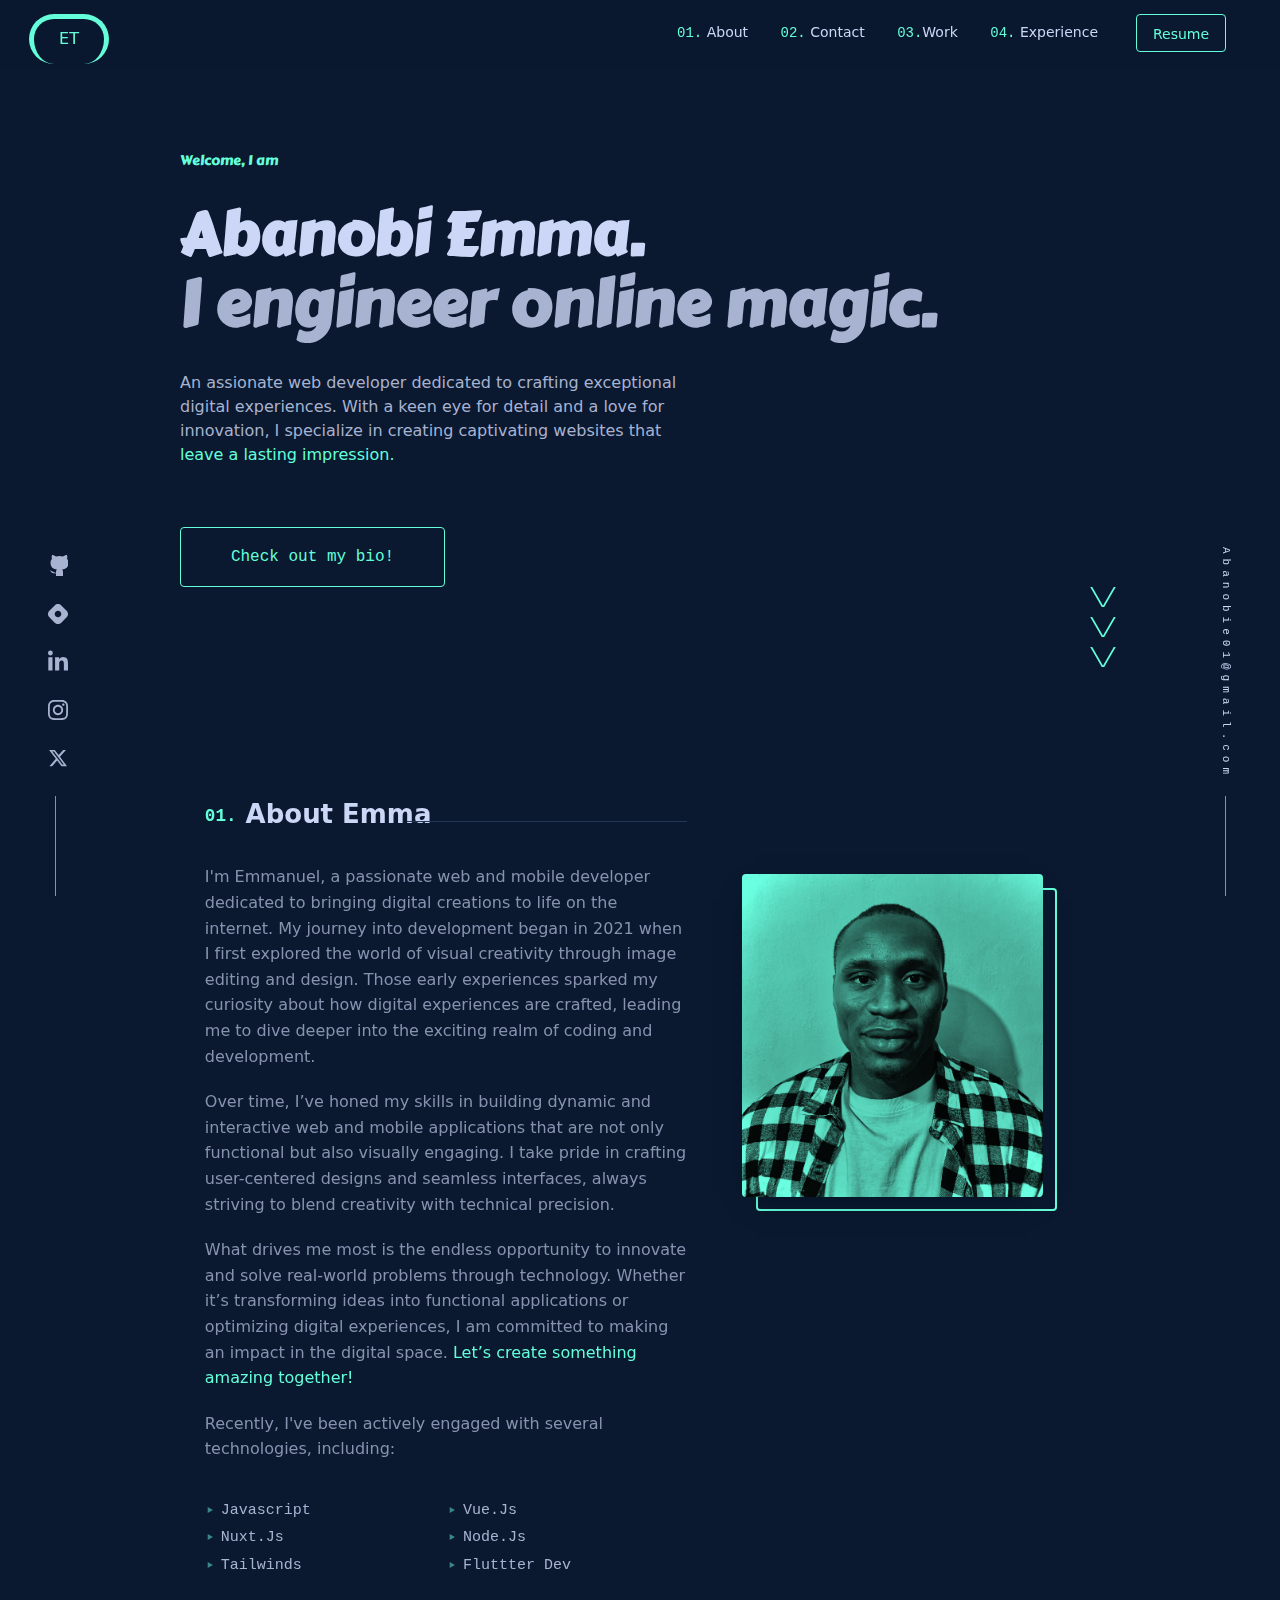
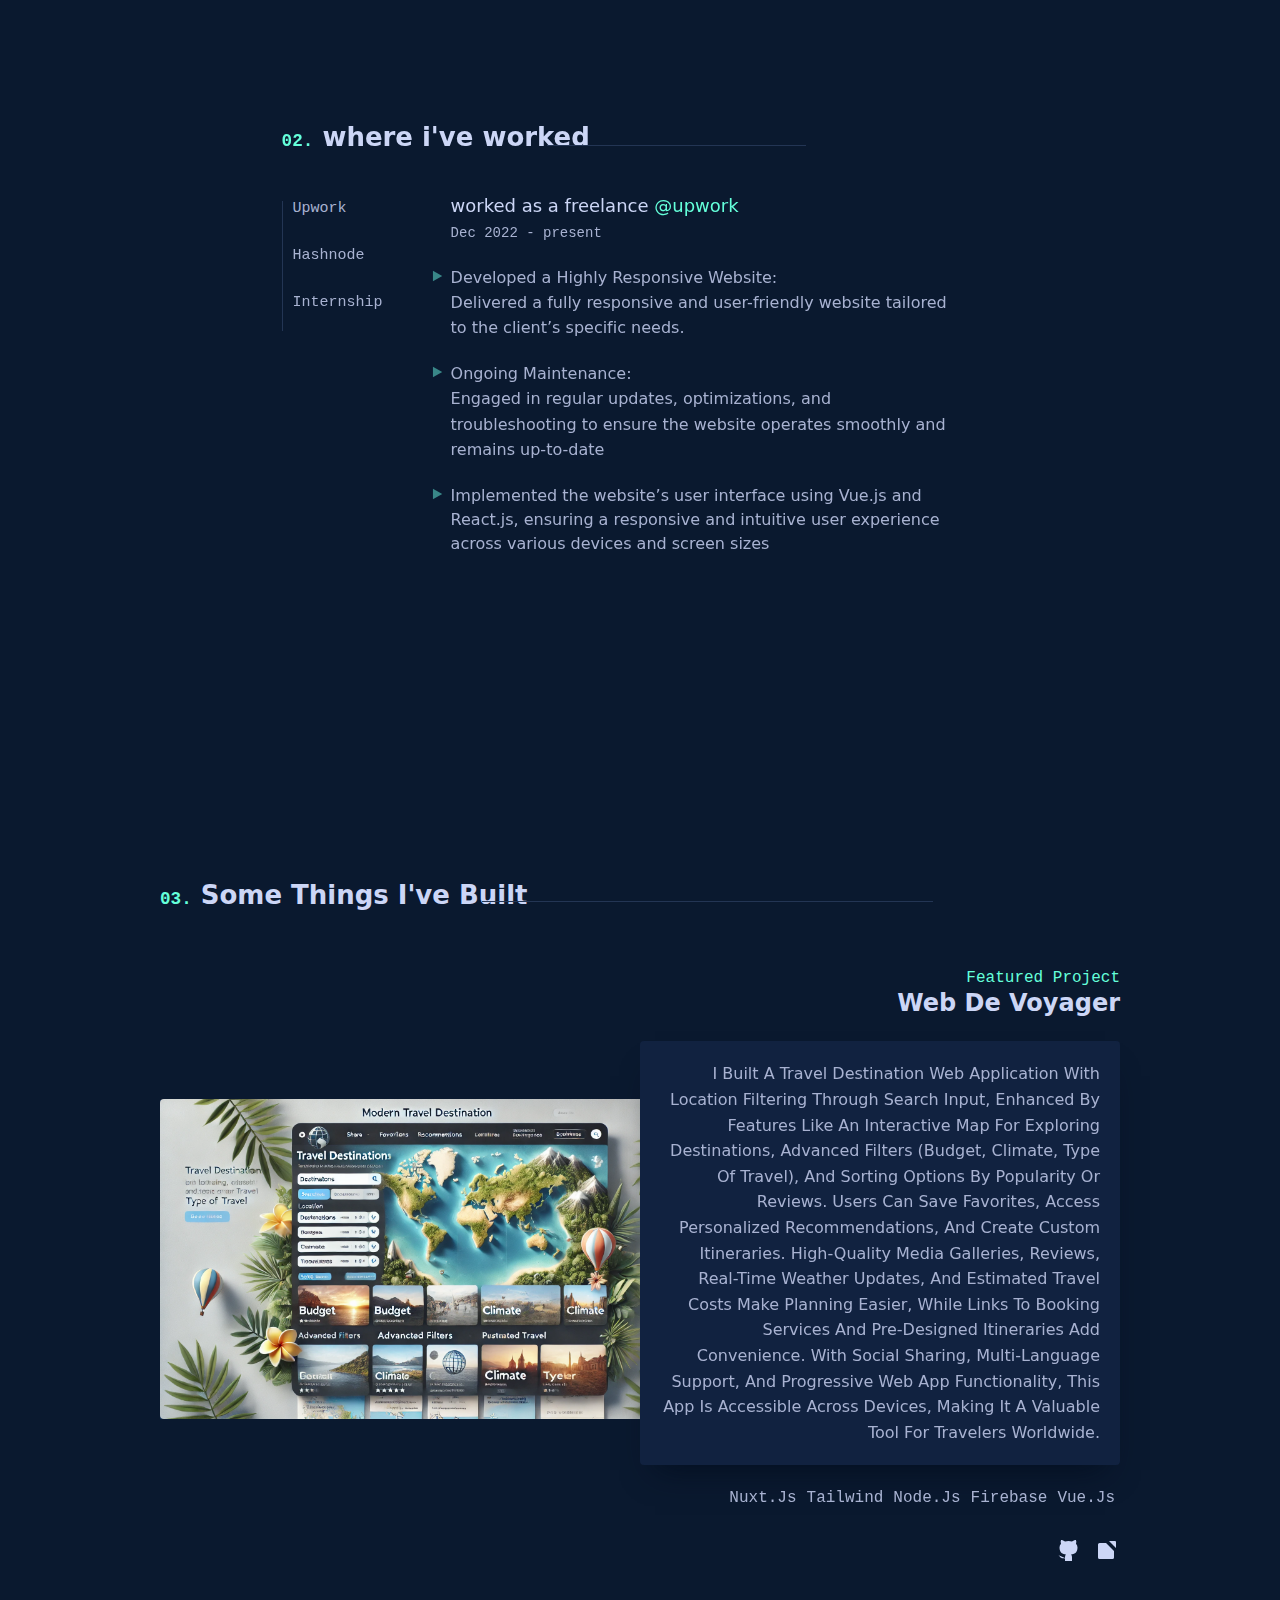
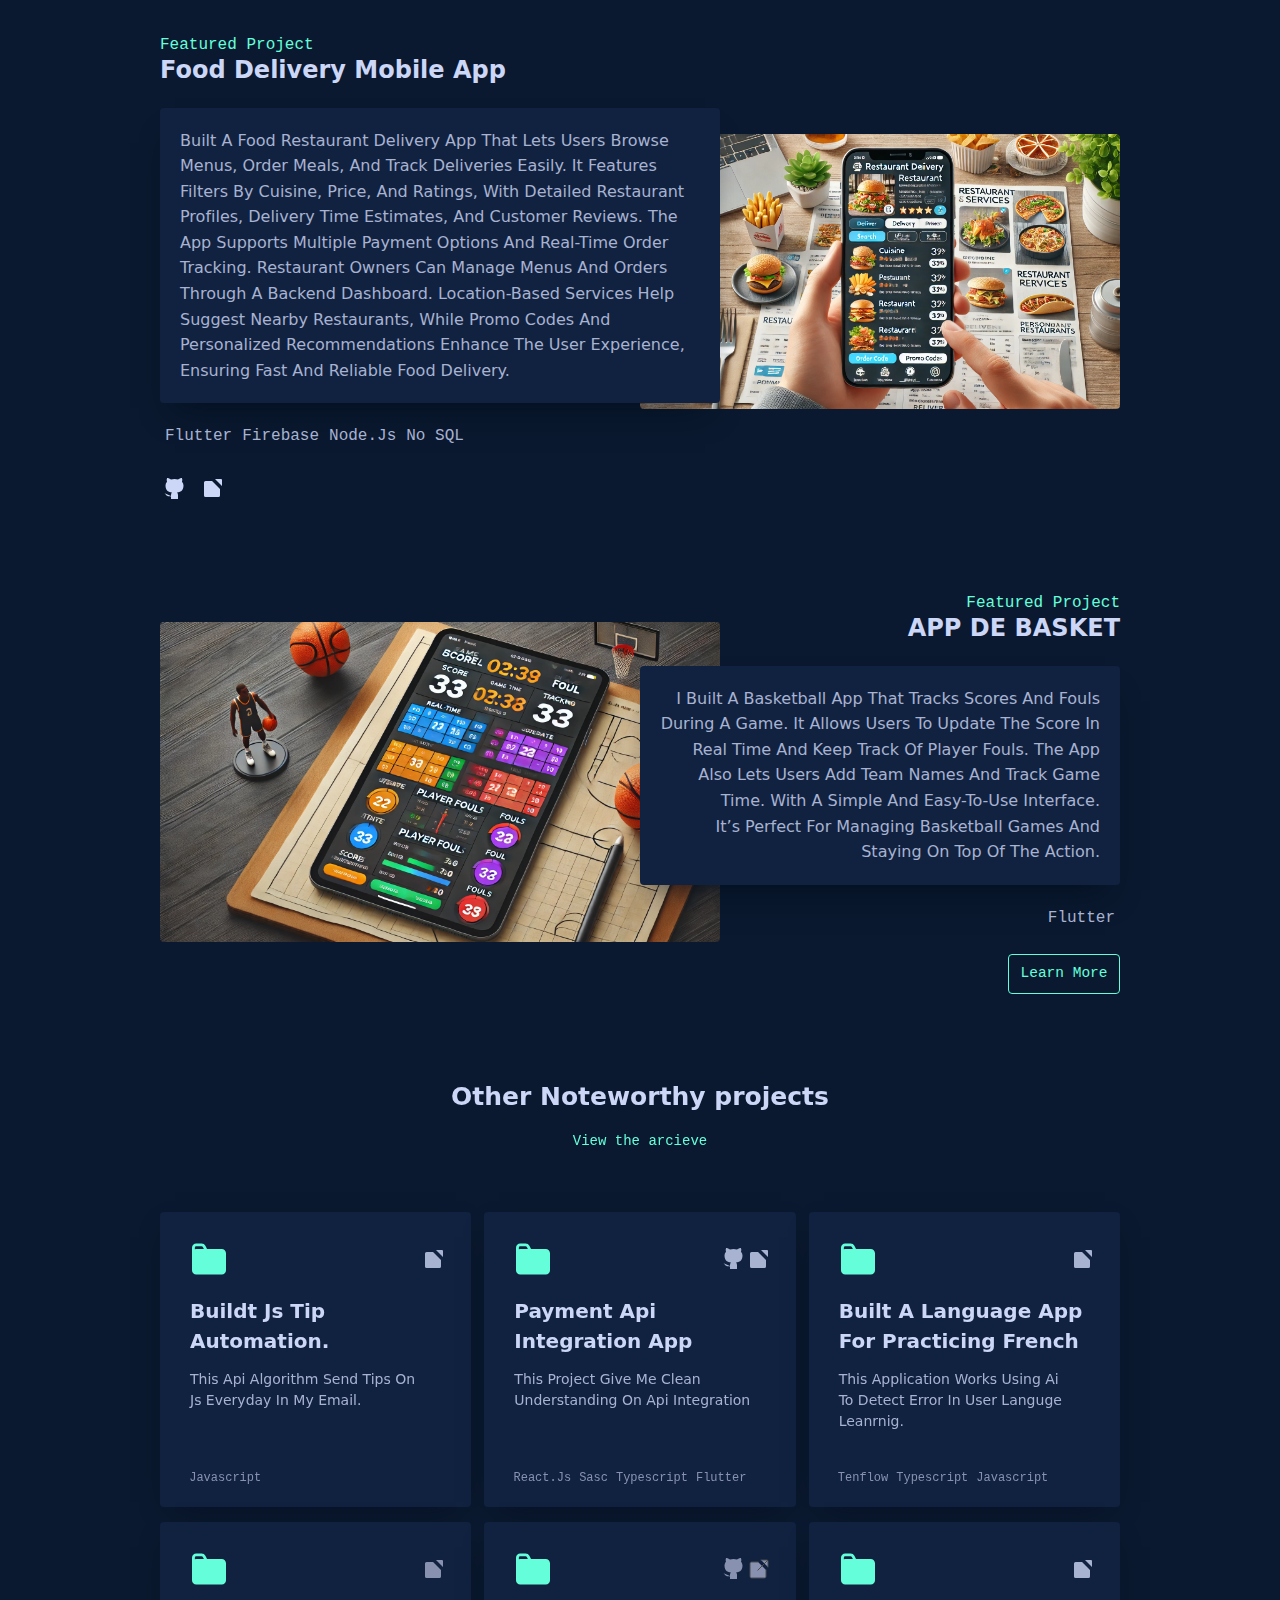
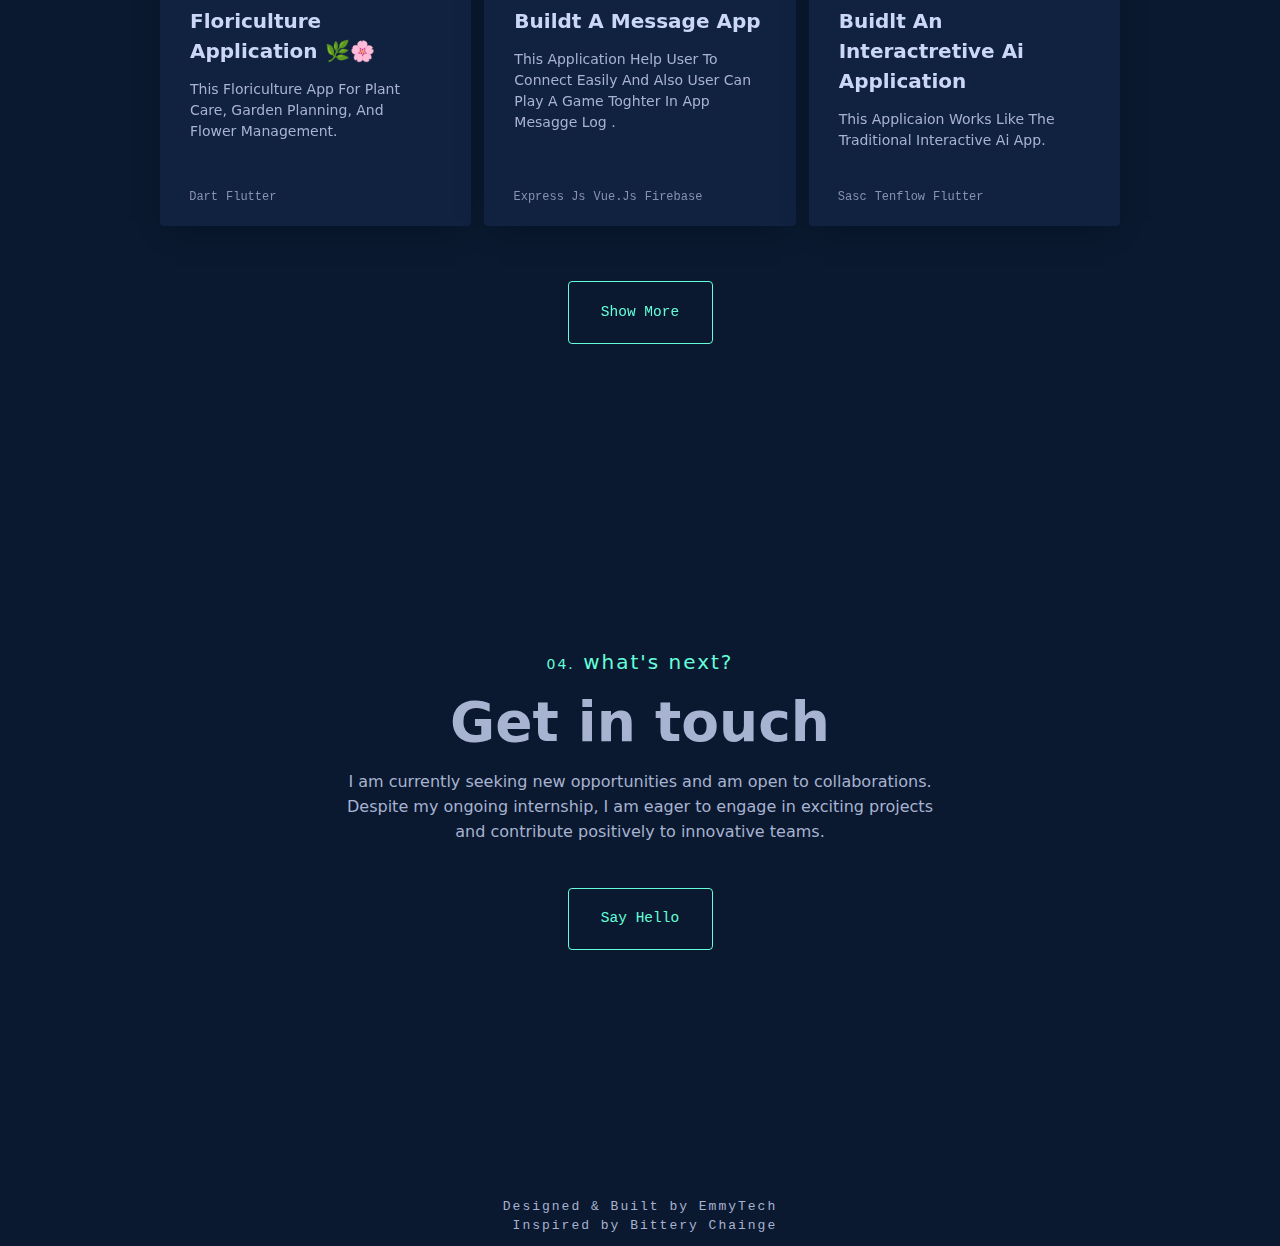
<file: docs/index.html>
<!DOCTYPE html>
<html lang="en">
<head>
  <meta charset="UTF-8">
  <meta name="viewport" content="width=device-width, initial-scale=1.0 maximum-scale=1.0, user-scalable=0">
  <link rel= "stylesheet" href="styles.css">
  <title>Web EmmyTech</title>
</head>
<body>
  <div id="root">
    <header class="nav-header">
    <a href="#home1"> <h1 class="logo"> ET </a> </h1>
      <nav class="nav-bar">
          <ul>
              <li> <a href="#about2"> <span> 01.</span> About</a></li>
              <li> <a href="#contact5"> <span> 02.</span> Contact </a></li>
              <li> <a href="#work3"> <span> 03.</span>Work </a></li>
              <li> <a href="#experience4"> <span> 04.</span> Experience </a></li>                
          </ul>            
      </nav>
      <button class="header-button" onclick="window.open('https://www.dropbox.com/scl/fi/h00tsecfwq400ygzysia5/My-Resume-2.pdf?rlkey=29nbaeqlrafyej33hwudmfz9o&st=isi5q4y3&dl=1', '_blank')">Resume</button>
      <div class= "hambugber ">
          <div class="toggle-bar"></div>
      </div>
    </header>

    <div class="overlay"></div> 
  <nav class="mobile-nav">
      <ul>
          <li> <a href="#about2"> <span> 01.</span>About</a> </li>
          <li> <a href="#contact5"> <span> 02.</span> Contact</a> </li>
          <li> <a href="#work3"> <span> 03.</span>Work</li></a> 
          <li> <a href="#experience4"> <span> 04.</span> Experience</a></li>                
      </ul>  
      <button class="navMenu-button" onclick="window.open('https://www.dropbox.com/scl/fi/h00tsecfwq400ygzysia5/My-Resume-2.pdf?rlkey=29nbaeqlrafyej33hwudmfz9o&st=isi5q4y3&dl=1', '_blank')"> Resume</button>
    

  </nav>
  <div class="email">
    <div class="address"> <p>abanobie01@gmail.com</p></div>
    <div class="line"></div>
  </div>
  <div class="socials">
    <a href="https://github.com/Satochi001" target="_blank">
        <svg xmlns="http://www.w3.org/2000/svg" width="20" height="24px" id="github">
            <path fill="var(--light-slate)" stroke="" stroke-linecap="round" stroke-linejoin="round" stroke-width="2" d="M8 19c-5 1.5-5-2.5-7-3m14 6v-3.87a3.37 3.37 0 0 0-.94-2.61c3.14-.35 6.44-1.54 6.44-7A5.44 5.44 0 0 0 19 4.77 5.07 5.07 0 0 0 18.91 1S17.73.65 15 2.48a13.38 13.38 0 0 0-7 0C5.27.65 4.09 1 4.09 1A5.07 5.07 0 0 0 4 4.77a5.44 5.44 0 0 0-1.5 3.78c0 5.42 3.3 6.61 6.44 7A3.37 3.37 0 0 0 8 18.13V22"></path>
        </svg>
    </a>
    <a href="https://hashnode.com/@Dev_satochi" target="_blank">
        <svg xmlns="http://www.w3.org/2000/svg" width="20px" height="24px" viewBox="0 0 512 512">
            <path fill="var(--light-slate)" d="M35.2 171.1C-11.7 217.1-11.7 294 35.2 340.9L171.1 476.8C217.1 523.7 294 523.7 340.9 476.8L476.8 340.9C523.7 294 523.7 217.1 476.8 171.1L340.9 35.2C294-11.7 217.1-11.7 171.1 35.2L35.2 171.1zM315.5 315.5C282.6 348.3 229.4 348.3 196.6 315.5C163.7 282.6 163.7 229.4 196.6 196.6C229.4 163.7 282.6 163.7 315.5 196.6C348.3 229.4 348.3 282.6 315.5 315.5z"/>
        </svg>
    </a>

    <a href="https://www.linkedin.com/in/abanobi-emmanuel-490890246">
      <svg xmlns="http://www.w3.org/2000/svg" width="20px" height="24px" viewBox="0 0 448 512">
          <path fill="var(--light-slate)" d="M100.3 448H7.4V148.9h92.9zM53.8 108.1C24.1 108.1 0 83.5 0 53.8a53.8 53.8 0 0 1 107.6 0c0 29.7-24.1 54.3-53.8 54.3zM447.9 448h-92.7V302.4c0-34.7-.7-79.2-48.3-79.2-48.3 0-55.7 37.7-55.7 76.7V448h-92.8V148.9h89.1v40.8h1.3c12.4-23.5 42.7-48.3 87.9-48.3 94 0 111.3 61.9 111.3 142.3V448z"/>
      </svg>
  </a>

  <a href="https://instagram.com/software__guy">
    <svg xmlns="http://www.w3.org/2000/svg" width="20px" height="24px" viewBox="0 0 448 512">
        <path fill="var(--light-slate)" d="M224.1 141c-63.6 0-114.9 51.3-114.9 114.9s51.3 114.9 114.9 114.9S339 319.5 339 255.9 287.7 141 224.1 141zm0 189.6c-41.1 0-74.7-33.5-74.7-74.7s33.5-74.7 74.7-74.7 74.7 33.5 74.7 74.7-33.6 74.7-74.7 74.7zm146.4-194.3c0 14.9-12 26.8-26.8 26.8-14.9 0-26.8-12-26.8-26.8s12-26.8 26.8-26.8 26.8 12 26.8 26.8zm76.1 27.2c-1.7-35.9-9.9-67.7-36.2-93.9-26.2-26.2-58-34.4-93.9-36.2-37-2.1-147.9-2.1-184.9 0-35.8 1.7-67.6 9.9-93.9 36.1s-34.4 58-36.2 93.9c-2.1 37-2.1 147.9 0 184.9 1.7 35.9 9.9 67.7 36.2 93.9s58 34.4 93.9 36.2c37 2.1 147.9 2.1 184.9 0 35.9-1.7 67.7-9.9 93.9-36.2 26.2-26.2 34.4-58 36.2-93.9 2.1-37 2.1-147.8 0-184.8zM398.8 388c-7.8 19.6-22.9 34.7-42.6 42.6-29.5 11.7-99.5 9-132.1 9s-102.7 2.6-132.1-9c-19.6-7.8-34.7-22.9-42.6-42.6-11.7-29.5-9-99.5-9-132.1s-2.6-102.7 9-132.1c7.8-19.6 22.9-34.7 42.6-42.6 29.5-11.7 99.5-9 132.1-9s102.7-2.6 132.1 9c19.6 7.8 34.7 22.9 42.6 42.6 11.7 29.5 9 99.5 9 132.1s2.7 102.7-9 132.1z"/>
    </svg>
</a>

  <a href="https://twitter.com/gg8866401">
    <svg xmlns="http://www.w3.org/2000/svg" width="20px" height="24px" viewBox="0 0 512 512">
        <path fill="var(--light-slate)" d="M389.2 48h70.6L305.6 224.2 487 464H345L233.7 318.6 106.5 464H35.8L200.7 275.5 26.8 48H172.4L272.9 180.9 389.2 48zM364.4 421.8h39.1L151.1 88h-42L364.4 421.8z"/>
    </svg>
</a>
    <div class="line"></div>
</div>


   <main id="main-section">


    <section id="home1"class="home">
      <p>Welcome, I am </p>
      <h1 class="slate-color">Abanobi Emma. </h1>
      <h2 class="big-heading">I engineer online magic.</h2>

      <p>An assionate web developer dedicated to crafting
          exceptional digital experiences. With a keen eye for detail and a love for innovation,
          I specialize in creating captivating websites that <span> leave a lasting impression.</span> </p>

          <button class="home-button"> Check out my bio!</button>

          <a href="#contact5">
          <div class="scroll-down" >
           
              <div class = "chevron">
              </div>
              <div class="chevron"></div>
              <div class="chevron"></div>
            </div>


          </a>
            
         
  </section>

  <section id= "about2" class="about section-header">
    <div class="h1-container">
      <h1> About Emma</h1>
   </div>
   <div class="about-details-container">
    <div class="detail-text">
         <p>
      I'm Emmanuel, a passionate web and mobile developer dedicated to bringing digital creations to life on the internet. My journey into development began in 2021 when I first explored the world of visual creativity through image editing and design. Those early experiences sparked my curiosity about how digital experiences are crafted, leading me to dive deeper into the exciting realm of coding and development.
      <p>
        Over time, I’ve honed my skills in building dynamic and interactive web and mobile applications that are not only functional but also visually engaging. I take pride in crafting user-centered designs and seamless interfaces, always striving to blend creativity with technical precision.
        
      </p>
    <p>
     What drives me most is the endless opportunity to innovate and solve real-world problems through technology. Whether it’s transforming ideas into functional applications or optimizing digital experiences, I am committed to making an impact in the digital space.

     <span> 
      Let’s create something amazing together!
    </span>
  </p>

  

  <p>
      Recently, I've been actively engaged with several technologies, including:
  </p>
    </div>
 

  <ul >      
    <li>Javascript</li>
      <li>Vue.js</li>
      <li>Nuxt.js</li>
      <li>Node.js</li>
      <li>tailwinds</li>
      <li>fluttter dev </li>
  </ul>

  <div class="about-img">
      <div class="img-container">
          <img src="unnamed.jpg" alt="image-of-EmmyTech">
      </div>
  </div> 

</div>    
</section>

<section id= "work3" class="work section-header">
  <div class="h1-container">
    <h1> where i've worked</h1>
 </div>
   
  <div class="work-container">
      <ul>
        <li><button onclick="openTab(event, 'upwork')" class="btns">Upwork</button></li>
        <li><button onclick="openTab(event, 'hashnode')" class="btns">Hashnode</button></li>
        <li><button onclick="openTab(event, 'internship')" class="btns">Internship</button></li>
    </ul>
    <div class="work-details">
        <div id="upwork" class="tab-content">
            <ol>
                <h2>worked as a freelance <span> @upwork</span> </h2>
                <p class="date">Dec 2022 - present</p>
                <li>
                   Developed a Highly Responsive Website: 
                   <ol>
                     Delivered a fully responsive and user-friendly website tailored to the client’s specific needs.
                    
                   </ol>
                                     
                </li>
                <li>Ongoing Maintenance: 
                  <ol>
                    Engaged in regular updates, optimizations, and troubleshooting to ensure the website operates smoothly and remains up-to-date

                  </ol>
                </li>

                <li>Implemented the website’s user interface using Vue.js and React.js, ensuring a responsive and intuitive user experience across various devices and screen sizes</li>
            </ol>
        </div>
        <div id="hashnode" class="tab-content">
            <ol>
                <h2>Crafted a technical exposition <span> @hashnode </span><p class="date">Dec 2023 - present</p></h2>
                <li>
                    Drafted Technical Articles:
                    <ol>
                      Created articles for companies, emphasizing high-value technology topics.
                    </ol>
                    <ol>
                      Specialized in detailed web development documentation.
                    </ol>
                      </li>

                    <li>
                       Objective:
                    <ol>Provide comprehensive insights to professionals in the tech industry.</ol>
                    <ol>
                      Deliver actionable guidance to enhance their understanding and skills.
                    </ol>

                   

                </li>
            </ol>
        </div>
        <div id="internship" class="tab-content">
            <ol>
                <h2>internship <span> @internship </span><p class="date">Dec 2022 - present</p></h2>
                <li>
                    I completed an internship with sparkle technology , where I contributed to maintaining their frontend code and
                    developing attractive features for their web application as well.
                </li>
            </ol>
        </div>
    </div>
  </div>
  
</section>

<section id="experience4" class="experience section-header">
  <div class="h1-conatainer"> 
    <h1> Some Things I've Built</h1> 
 </div>

<ul>
      
 <li  class="experience-projects-container ">
     <div class = "project-1-details">
      <div class="details-header">
        <p>Featured Project </p> 
        <h2>  web de voyager </h2>
      </div>
     
        <div class="project-1-description">
          <p>

i built a travel destination web application with location filtering through search input, enhanced by features like an interactive map for exploring destinations, advanced filters (budget, climate, type of travel), and sorting options by popularity or reviews. Users can save favorites, access personalized recommendations, and create custom itineraries. High-quality media galleries, reviews, real-time weather updates, and estimated travel costs make planning easier, while links to booking services and pre-designed itineraries add convenience. With social sharing, multi-language support, and Progressive Web App functionality, this app is accessible across devices, making it a valuable tool for travelers worldwide.       
  </p>
         </div>
           <ul class="e-socials" >
               <li class="tools">Nuxt.js </li>
               <li class="tools"> tailwind</li>
                <li class="tools">Node.js</li>
               <li class="tools">firebase </li>
               <li class="tools">vue.js</li>
             </ul>
                <div class="links">

                  <a href="https://github.com/emmy4dev" target="_blank">
                    <svg xmlns="http://www.w3.org/2000/svg"  width="22" height="23" id="github"><path fill= "var(--lightest-slate)" stroke="" stroke-linecap="round" stroke-linejoin="round" stroke-width="2" d="M8 19c-5 1.5-5-2.5-7-3m14 6v-3.87a3.37 3.37 0 0 0-.94-2.61c3.14-.35 6.44-1.54 6.44-7A5.44 5.44 0 0 0 19 4.77 5.07 5.07 0 0 0 18.91 1S17.73.65 15 2.48a13.38 13.38 0 0 0-7 0C5.27.65 4.09 1 4.09 1A5.07 5.07 0 0 0 4 4.77a5.44 5.44 0 0 0-1.5 3.78c0 5.42 3.3 6.61 6.44 7A3.37 3.37 0 0 0 8 18.13V22"></path></svg> 
                </a>              
                   <svg xmlns="http://www.w3.org/2000/svg"  width="22" height="24" id="external-link"><g fill="var(--lighest-slate)" fill-rule="evenodd" stroke="" stroke-linecap="round"><path d="M19 13.012V19.4a1.6 1.6 0 0 1-1.6 1.6H4.6A1.6 1.6 0 0 1 3 19.4V6.6A1.6 1.6 0 0 1 4.6 5h6.452M14 3h6a1 1 0 0 1 1 1v6M20.5 3.5l-9.618 9.618"></path></g></svg>

                </div>
              
             </div>

     <div class = "project-1-img">
       <a href="">
         <div class="img-1-container">
           <img src="DALL·E 2025-03-05 23.09.35 - A modern travel destination web application interface. The interface includes a search bar with location filtering, an interactive world map for explo.webp"  style="display: block; position: static; max-width: 100%;" />
         </div>
         
       </a>
   </div>
 </li>

   <li  class="experience-projects-container">
     <div class = "project-2-details">
      <div class="details-header">
        <p>Featured Project </p> 
        <h2> Food delivery Mobile App</h2>
      </div>
        <div class="project-2-description">
          <p>
           Built a food restaurant delivery app that lets users browse menus, order meals, and track deliveries easily. It features filters by cuisine, price, and ratings, with detailed restaurant profiles, delivery time estimates, and customer reviews. The app supports multiple payment options and real-time order tracking. Restaurant owners can manage menus and orders through a backend dashboard. Location-based services help suggest nearby restaurants, while promo codes and personalized recommendations enhance the user experience, ensuring fast and reliable food delivery.
         </p>
         </div>
           <ul class="e-socials" >
               <li class="tools">flutter </li>
               <li class="tools"> firebase</li>
                <li class="tools">Node.js</li>
               <li class="tools">No SQL</li>
             </ul> 
                 
             <div class="links">
              <a href="https://github.com/emmy4dev" target="_blank">
                <svg xmlns="http://www.w3.org/2000/svg"  width="22" height="23" id="github"><path fill= "var(--lightest-slate)" stroke="" stroke-linecap="round" stroke-linejoin="round" stroke-width="2" d="M8 19c-5 1.5-5-2.5-7-3m14 6v-3.87a3.37 3.37 0 0 0-.94-2.61c3.14-.35 6.44-1.54 6.44-7A5.44 5.44 0 0 0 19 4.77 5.07 5.07 0 0 0 18.91 1S17.73.65 15 2.48a13.38 13.38 0 0 0-7 0C5.27.65 4.09 1 4.09 1A5.07 5.07 0 0 0 4 4.77a5.44 5.44 0 0 0-1.5 3.78c0 5.42 3.3 6.61 6.44 7A3.37 3.37 0 0 0 8 18.13V22"></path></svg> 
            </a>
               <svg xmlns="http://www.w3.org/2000/svg"  width="24" height="24" id="external-link"><g fill= "var(--lightest-slate)" fill-rule="evenodd" stroke="" stroke-linecap="round"><path d="M19 13.012V19.4a1.6 1.6 0 0 1-1.6 1.6H4.6A1.6 1.6 0 0 1 3 19.4V6.6A1.6 1.6 0 0 1 4.6 5h6.452M14 3h6a1 1 0 0 1 1 1v6M20.5 3.5l-9.618 9.618"></path></g></svg>

              </div>
             </div>

     <div class = "project-2-img">
       <a href="">
         <div class="img-2-container">
           <img src="DALL·E 2025-03-05 23.10.37 - A modern food restaurant delivery app interface. The interface features a search bar with filters for cuisine, price, and ratings. Users can browse re.webp"  style="display: block; position: static; max-width: 100%;" />
         </div>
         
       </a>
   </div>
 </li>



 <li  class="experience-projects-container">
   <div class = "project-3-details">
    <div class="details-header">
      <p>Featured Project </p> 
      <h2>  APP DE BASKET  </h2>
    </div>
      <div class="project-3-description">
        
        <p>
          I built a basketball app that tracks scores and fouls during a game. It allows users to update the score in real time and keep track of player fouls. The app also lets users add team names and track game time. With a simple and easy-to-use interface.

        </p>
        <p>
                  it’s perfect for managing basketball games and staying on top of the action.
                </p>
                 
      </div>
         <ul class="e-socials" >
             <li class="tools">Flutter </li>
           </ul> 

           <a href="https://github.com/emmy4dev" target="_blank">
            <button class="btn">Learn More</button>
        </a>
                   </div>

   <div class = "project-3-img">
     <a href="">
       <div class="img-3-container">
         <img src="DALL·E 2025-03-05 23.11.53 - A modern basketball game tracking app interface. The interface features real-time score updates, player foul tracking, and game time management. Users.webp"  style="display: block; position: static; max-width: 100%;" />
       </div>
       
     </a>
 </div>
</li>             
</ul>
</section> 



<section class="Additional-projects">
              <h2>Other Noteworthy projects</h2>
               <a href=""> <h6> view the arcieve</h6></a> 
     <ul class="AD-grid">
      <li>
        <div class= "inner-content">
          <header>
            <div class="project-top">
              <div class="folder">
                <svg xmlns="http://www.w3.org/2000/svg"  width="34" height="34" data-name="Layer 1" viewBox="0 0 24 24" id="folder"><defs><linearGradient id="a" x1=".988" x2="26.265" y1="11.626" y2="14.052" gradientUnits="userSpaceOnUse"><stop offset="0" stop-color="#cc2fa9"></stop><stop offset="1" stop-color="#823cde"></stop></linearGradient></defs><path fill="var(--green)" d="M21,5H10.618L9.447,2.658A2.983,2.983,0,0,0,6.764,1H3A3,3,0,0,0,0,4V20a3,3,0,0,0,3,3H21a3,3,0,0,0,3-3V8A3,3,0,0,0,21,5ZM3,5a2.966,2.966,0,0,0-1,.184V4A1,1,0,0,1,3,3H6.764a1,1,0,0,1,.894.553L8.382,5Z"></path></svg>

              </div>

                 <div class="links">
                  <a href="">
                    <svg xmlns="http://www.w3.org/2000/svg" width="44" height="24" id="external-link" class="svg-s"><g fill= "var(--light-slate)" fill-rule="evenodd" stroke="" stroke-linecap="round"><path d="M19 13.012V19.4a1.6 1.6 0 0 1-1.6 1.6H4.6A1.6 1.6 0 0 1 3 19.4V6.6A1.6 1.6 0 0 1 4.6 5h6.452M14 3h6a1 1 0 0 1 1 1v6M20.5 3.5l-9.618 9.618"></path></g></svg>
                  </a>

                 </div>
              

            </div>
            <div class="project-tittle">
              <a href="">
                <h3>
                  buildt js tip automation. 
                </h3>
             </a>

            </div>

          
          <div class="project-description">
            <p>
              This api algorithm  send tips on js everyday in my email. 
            </p>
           
          </div>
          </header>
          <footer>
            <ul class = "project-foot">
              <li>Javascript</li>
            </ul>

          </footer>
        </div>
      </li>

      <li>
       <div class= "inner-content ">
          <header>
            <div class="project-top">
              <div class="folder">
                <svg xmlns="http://www.w3.org/2000/svg"  width="34" height="34" data-name="Layer 1" viewBox="0 0 24 24" id="folder"><defs><linearGradient id="a" x1=".988" x2="26.265" y1="11.626" y2="14.052" gradientUnits="userSpaceOnUse"><stop offset="0" stop-color="#cc2fa9"></stop><stop offset="1" stop-color="#823cde"></stop></linearGradient></defs><path fill="var(--green)" d="M21,5H10.618L9.447,2.658A2.983,2.983,0,0,0,6.764,1H3A3,3,0,0,0,0,4V20a3,3,0,0,0,3,3H21a3,3,0,0,0,3-3V8A3,3,0,0,0,21,5ZM3,5a2.966,2.966,0,0,0-1,.184V4A1,1,0,0,1,3,3H6.764a1,1,0,0,1,.894.553L8.382,5Z"></path></svg>
              </div>
             
              <div class="links">
                <a href="">
                  <svg xmlns="http://www.w3.org/2000/svg" width="22" height="24" id="github" ><path fill= "var(--light-slate)" stroke="" stroke-linecap="round" stroke-linejoin="round" stroke-width="2" d="M8 19c-5 1.5-5-2.5-7-3m14 6v-3.87a3.37 3.37 0 0 0-.94-2.61c3.14-.35 6.44-1.54 6.44-7A5.44 5.44 0 0 0 19 4.77 5.07 5.07 0 0 0 18.91 1S17.73.65 15 2.48a13.38 13.38 0 0 0-7 0C5.27.65 4.09 1 4.09 1A5.07 5.07 0 0 0 4 4.77a5.44 5.44 0 0 0-1.5 3.78c0 5.42 3.3 6.61 6.44 7A3.37 3.37 0 0 0 8 18.13V22"></path></svg>

                </a>

                <a href="">
                  <svg xmlns="http://www.w3.org/2000/svg" width="44" height="24" id="external-link"  class="svg-s"><g fill= "var(--light-slate)" fill-rule="evenodd" stroke="" stroke-linecap="round"><path d="M19 13.012V19.4a1.6 1.6 0 0 1-1.6 1.6H4.6A1.6 1.6 0 0 1 3 19.4V6.6A1.6 1.6 0 0 1 4.6 5h6.452M14 3h6a1 1 0 0 1 1 1v6M20.5 3.5l-9.618 9.618"></path></g></svg>
                </a>
              </div>
                
            </div>

            <div class="project-tittle">
              <a href="">
                <h3>
                  Payment api integration app 
                </h3>
             </a>

            </div>

          
          <div class="project-description">
            <p>
              This project give me clean understanding on api integration
            </p>
           
          </div>
          </header>
          <footer>
            <ul class = "project-foot">
             <li>react.js </li>
              <li> sasc</li>
              <li>typescript</li>
              <li>flutter</li>

            </ul>

          </footer>
        </div>
      </li>
      <li>
        <div class= "inner-content">
          <header>
            <div class="project-top">

              <div class="folder">
                <svg xmlns="http://www.w3.org/2000/svg"  width="34" height="34" data-name="Layer 1" viewBox="0 0 24 24" id="folder"><defs><linearGradient id="a" x1=".988" x2="26.265" y1="11.626" y2="14.052" gradientUnits="userSpaceOnUse"><stop offset="0" stop-color="#cc2fa9"></stop><stop offset="1" stop-color="#823cde"></stop></linearGradient></defs><path fill="var(--green)" d="M21,5H10.618L9.447,2.658A2.983,2.983,0,0,0,6.764,1H3A3,3,0,0,0,0,4V20a3,3,0,0,0,3,3H21a3,3,0,0,0,3-3V8A3,3,0,0,0,21,5ZM3,5a2.966,2.966,0,0,0-1,.184V4A1,1,0,0,1,3,3H6.764a1,1,0,0,1,.894.553L8.382,5Z"></path></svg>
              </div>

               
              <div class="links">
                <a href="">
                  <svg xmlns="http://www.w3.org/2000/svg" width="44" height="24" id="external-link" class="svg-s"><g fill= "var(--light-slate)" fill-rule="evenodd" stroke="" stroke-linecap="round"><path d="M19 13.012V19.4a1.6 1.6 0 0 1-1.6 1.6H4.6A1.6 1.6 0 0 1 3 19.4V6.6A1.6 1.6 0 0 1 4.6 5h6.452M14 3h6a1 1 0 0 1 1 1v6M20.5 3.5l-9.618 9.618"></path></g></svg>
                </a>

              </div>
             
            </div>
            <div class="project-tittle">
              <a href="">
                <h3>
                  Built a language app for practicing french
                </h3>
             </a>

            </div>

          
          <div class="project-description">
            <p>
              This application works using ai  to detect error in user languge leanrnig. 
            </p>
           
          </div>
          </header>
          <footer>
            <ul class = "project-foot">
             <li>tenflow </li>
              <li>typescript</li>
              <li>Javascript</li>

            </ul>

          </footer>
        </div>
      </li>

      <li>
        <div class= "inner-content">
          <header>
            <div class="project-top">
              <div class="folder">
                <svg xmlns="http://www.w3.org/2000/svg"  width="34" height="34" data-name="Layer 1" viewBox="0 0 24 24" id="folder"><defs><linearGradient id="a" x1=".988" x2="26.265" y1="11.626" y2="14.052" gradientUnits="userSpaceOnUse"><stop offset="0" stop-color="#cc2fa9"></stop><stop offset="1" stop-color="#823cde"></stop></linearGradient></defs><path fill="var(--green)" d="M21,5H10.618L9.447,2.658A2.983,2.983,0,0,0,6.764,1H3A3,3,0,0,0,0,4V20a3,3,0,0,0,3,3H21a3,3,0,0,0,3-3V8A3,3,0,0,0,21,5ZM3,5a2.966,2.966,0,0,0-1,.184V4A1,1,0,0,1,3,3H6.764a1,1,0,0,1,.894.553L8.382,5Z"></path></svg>


              </div>

               
             
              <div class="links">
                <a href="">
                  <svg xmlns="http://www.w3.org/2000/svg" width="44" height="24" id="external-link" class="svg-s"><g fill= "var(--slate)" fill-rule="evenodd" stroke="" stroke-linecap="round"><path d="M19 13.012V19.4a1.6 1.6 0 0 1-1.6 1.6H4.6A1.6 1.6 0 0 1 3 19.4V6.6A1.6 1.6 0 0 1 4.6 5h6.452M14 3h6a1 1 0 0 1 1 1v6M20.5 3.5l-9.618 9.618"></path></g></svg>
                </a>

              </div>
              

            </div>
            <div class="project-tittle">
              <a href="">
                <h3>
                  Floriculture Application 🌿🌸
                </h3>
             </a>

            </div>

          
          <div class="project-description">
            <p>
              This floriculture app for plant care, garden planning, and flower management.
            </p>
          
          </div>
          </header>
          <footer>
            <ul class = "project-foot">
              <li>dart</li>
              <li>flutter</li>

            </ul>

          </footer>
        </div>
       </li>
       <li>
        <div class= "inner-content">
          <header>
            <div class="project-top">

              <div class="folder">
                <svg xmlns="http://www.w3.org/2000/svg"  width="34" height="34" data-name="Layer 1" viewBox="0 0 24 24" id="folder"><defs><linearGradient id="a" x1=".988" x2="26.265" y1="11.626" y2="14.052" gradientUnits="userSpaceOnUse"><stop offset="0" stop-color="#cc2fa9"></stop><stop offset="1" stop-color="#823cde"></stop></linearGradient></defs><path fill="var(--green)" d="M21,5H10.618L9.447,2.658A2.983,2.983,0,0,0,6.764,1H3A3,3,0,0,0,0,4V20a3,3,0,0,0,3,3H21a3,3,0,0,0,3-3V8A3,3,0,0,0,21,5ZM3,5a2.966,2.966,0,0,0-1,.184V4A1,1,0,0,1,3,3H6.764a1,1,0,0,1,.894.553L8.382,5Z"></path></svg>


              </div>

               <div class="links">

                <a href="">
                  <svg xmlns="http://www.w3.org/2000/svg" width="22" height="24" id="github" ><path fill= "var(--slate)" stroke="" stroke-linecap="round" stroke-linejoin="round" stroke-width="2" d="M8 19c-5 1.5-5-2.5-7-3m14 6v-3.87a3.37 3.37 0 0 0-.94-2.61c3.14-.35 6.44-1.54 6.44-7A5.44 5.44 0 0 0 19 4.77 5.07 5.07 0 0 0 18.91 1S17.73.65 15 2.48a13.38 13.38 0 0 0-7 0C5.27.65 4.09 1 4.09 1A5.07 5.07 0 0 0 4 4.77a5.44 5.44 0 0 0-1.5 3.78c0 5.42 3.3 6.61 6.44 7A3.37 3.37 0 0 0 8 18.13V22"></path></svg>

                </a>

                <a href="">
                  <svg xmlns="http://www.w3.org/2000/svg" width="44" height="24" id="external-link" class="svg-s"><g fill= "var(--slate)" fill-rule="evenodd" stroke="#4A4A4A" stroke-linecap="round"><path d="M19 13.012V19.4a1.6 1.6 0 0 1-1.6 1.6H4.6A1.6 1.6 0 0 1 3 19.4V6.6A1.6 1.6 0 0 1 4.6 5h6.452M14 3h6a1 1 0 0 1 1 1v6M20.5 3.5l-9.618 9.618"></path></g></svg>
                </a>  

               </div>
              

            </div>
            <div class="project-tittle">
              <a href="">
                <h3>
                   buildt a message app
                </h3>
             </a>

            </div>
            <div class="project-description">
              <p>
                This application help user to connect easily and also user can play a game toghter 
                in app mesagge log . 
                
              </p>
             
            </div>
          </header>
          <footer>
            <ul class = "project-foot">
             <li>express js </li>
              <li>vue.js</li>
              <li>firebase </li>

            </ul>

          </footer>
        </div>

       </li>
      
       <li class="show-more">
       <div class= "inner-content">
          <header>
            <div class="project-top">

              <div class="folder">
                <svg xmlns="http://www.w3.org/2000/svg"  width="34" height="34" data-name="Layer 1" viewBox="0 0 24 24" id="folder"><defs><linearGradient id="a" x1=".988" x2="26.265" y1="11.626" y2="14.052" gradientUnits="userSpaceOnUse"><stop offset="0" stop-color="#cc2fa9"></stop><stop offset="1" stop-color="#823cde"></stop></linearGradient></defs><path fill="var(--green)" d="M21,5H10.618L9.447,2.658A2.983,2.983,0,0,0,6.764,1H3A3,3,0,0,0,0,4V20a3,3,0,0,0,3,3H21a3,3,0,0,0,3-3V8A3,3,0,0,0,21,5ZM3,5a2.966,2.966,0,0,0-1,.184V4A1,1,0,0,1,3,3H6.764a1,1,0,0,1,.894.553L8.382,5Z"></path></svg>

                
              </div>

               <div class="links">
                <a href="">
                  <svg xmlns="http://www.w3.org/2000/svg" width="22" height="24" id="github" ><path fill= "var(--light-slate)" stroke="" stroke-linecap="round" stroke-linejoin="round" stroke-width="2" d="M8 19c-5 1.5-5-2.5-7-3m14 6v-3.87a3.37 3.37 0 0 0-.94-2.61c3.14-.35 6.44-1.54 6.44-7A5.44 5.44 0 0 0 19 4.77 5.07 5.07 0 0 0 18.91 1S17.73.65 15 2.48a13.38 13.38 0 0 0-7 0C5.27.65 4.09 1 4.09 1A5.07 5.07 0 0 0 4 4.77a5.44 5.44 0 0 0-1.5 3.78c0 5.42 3.3 6.61 6.44 7A3.37 3.37 0 0 0 8 18.13V22"></path></svg>

                </a>

                <a href="">
                  <svg xmlns="http://www.w3.org/2000/svg" width="44" height="24" id="external-link" class="svg-s"><g fill= "var(--light-slate)" fill-rule="evenodd" stroke="" stroke-linecap="round"><path d="M19 13.012V19.4a1.6 1.6 0 0 1-1.6 1.6H4.6A1.6 1.6 0 0 1 3 19.4V6.6A1.6 1.6 0 0 1 4.6 5h6.452M14 3h6a1 1 0 0 1 1 1v6M20.5 3.5l-9.618 9.618"></path></g></svg>
                </a>

               </div>                       
             

              

            </div>

              <div class="project-tittle">
                <a href="">
                  <h3>
                   Automated social posting 
                  </h3>
               </a>

              </div>

            
            <div class="project-description">
              <p>
                This app help user schedule post and it automaticlly post on schedule. 
              </p>
             
            </div>
          </header>
          <footer>
            <ul class = "project-foot">
              <li>vue.js</li>
              <li>Node.js</li>
              <li> sasc</li>

            </ul>

          </footer>
        </div>

       </li>

       <li>
        <div class= "inner-content">
          <header>
            <div class="project-top">

              <div class="folder">
                <svg xmlns="http://www.w3.org/2000/svg"  width="34" height="34" data-name="Layer 1" viewBox="0 0 24 24" id="folder"><defs><linearGradient id="a" x1=".988" x2="26.265" y1="11.626" y2="14.052" gradientUnits="userSpaceOnUse"><stop offset="0" stop-color="#cc2fa9"></stop><stop offset="1" stop-color="#823cde"></stop></linearGradient></defs><path fill="var(--green)" d="M21,5H10.618L9.447,2.658A2.983,2.983,0,0,0,6.764,1H3A3,3,0,0,0,0,4V20a3,3,0,0,0,3,3H21a3,3,0,0,0,3-3V8A3,3,0,0,0,21,5ZM3,5a2.966,2.966,0,0,0-1,.184V4A1,1,0,0,1,3,3H6.764a1,1,0,0,1,.894.553L8.382,5Z"></path></svg>
              </div>

               
              <div class="links">
                <a href="">
                  <svg xmlns="http://www.w3.org/2000/svg" width="44" height="24" id="external-link" class="svg-s"><g fill= "var(--light-slate)" fill-rule="evenodd" stroke="" stroke-linecap="round"><path d="M19 13.012V19.4a1.6 1.6 0 0 1-1.6 1.6H4.6A1.6 1.6 0 0 1 3 19.4V6.6A1.6 1.6 0 0 1 4.6 5h6.452M14 3h6a1 1 0 0 1 1 1v6M20.5 3.5l-9.618 9.618"></path></g></svg>
                </a>

              </div>
             
            </div>
            <div class="project-tittle">
              <a href="">
                <h3>
                  buidlt an interactretive ai application 

                </h3>
             </a>

            </div>

          
          <div class="project-description">
            <p>
              This applicaion works like the  traditional interactive  ai app. 
            </p>
           
          </div>
          </header>
          <footer>
            <ul class = "project-foot">
            
              <li> sasc</li>
              <li>tenflow </li>
              <li>flutter</li>

            </ul>

          </footer>
        </div>
      </li>

      <li class="show-more">
        <div class= "inner-content ">
          <header>
            <div class="project-top">

              <div class="folder">
                <svg xmlns="http://www.w3.org/2000/svg"  width="34" height="34" data-name="Layer 1" viewBox="0 0 24 24" id="folder"><defs><linearGradient id="a" x1=".988" x2="26.265" y1="11.626" y2="14.052" gradientUnits="userSpaceOnUse"><stop offset="0" stop-color="#cc2fa9"></stop><stop offset="1" stop-color="#823cde"></stop></linearGradient></defs><path fill="var(--green)" d="M21,5H10.618L9.447,2.658A2.983,2.983,0,0,0,6.764,1H3A3,3,0,0,0,0,4V20a3,3,0,0,0,3,3H21a3,3,0,0,0,3-3V8A3,3,0,0,0,21,5ZM3,5a2.966,2.966,0,0,0-1,.184V4A1,1,0,0,1,3,3H6.764a1,1,0,0,1,.894.553L8.382,5Z"></path></svg>
              </div>

               
              <div class="links">
                <a href="">
                  <svg xmlns="http://www.w3.org/2000/svg" width="44" height="24" id="external-link" class="svg-s"><g fill= "var(--light-slate)" fill-rule="evenodd" stroke="" stroke-linecap="round"><path d="M19 13.012V19.4a1.6 1.6 0 0 1-1.6 1.6H4.6A1.6 1.6 0 0 1 3 19.4V6.6A1.6 1.6 0 0 1 4.6 5h6.452M14 3h6a1 1 0 0 1 1 1v6M20.5 3.5l-9.618 9.618"></path></g></svg>
                </a>

              </div>
             
            </div>
            <div class="project-tittle">
              <a href="">
                <h3>
                buidt a clothing sasc app
                </h3>
             </a>

            </div>

          
          <div class="project-description">
            <p>
            This is a fully backend automated application.
            </p>
           
          </div>
          </header>
          <footer>
            <ul class = "project-foot">
           
              <li> sasc</li>
              <li>typescript</li>
              <li>flutter</li>

            </ul>

          </footer>
        </div>
      </li>
      <li class="show-more">

        <div class= "inner-content ">
          <header>
            <div class="project-top">

              <div class="folder">
                <svg xmlns="http://www.w3.org/2000/svg"  width="34" height="34" data-name="Layer 1" viewBox="0 0 24 24" id="folder"><defs><linearGradient id="a" x1=".988" x2="26.265" y1="11.626" y2="14.052" gradientUnits="userSpaceOnUse"><stop offset="0" stop-color="#cc2fa9"></stop><stop offset="1" stop-color="#823cde"></stop></linearGradient></defs><path fill="var(--green)" d="M21,5H10.618L9.447,2.658A2.983,2.983,0,0,0,6.764,1H3A3,3,0,0,0,0,4V20a3,3,0,0,0,3,3H21a3,3,0,0,0,3-3V8A3,3,0,0,0,21,5ZM3,5a2.966,2.966,0,0,0-1,.184V4A1,1,0,0,1,3,3H6.764a1,1,0,0,1,.894.553L8.382,5Z"></path></svg>
              </div>

               
              <div class="links">
                <a href="">
                  <svg xmlns="http://www.w3.org/2000/svg" width="44" height="24" id="external-link" class="svg-s"><g fill= "var(--light-slate)" fill-rule="evenodd" stroke="" stroke-linecap="round"><path d="M19 13.012V19.4a1.6 1.6 0 0 1-1.6 1.6H4.6A1.6 1.6 0 0 1 3 19.4V6.6A1.6 1.6 0 0 1 4.6 5h6.452M14 3h6a1 1 0 0 1 1 1v6M20.5 3.5l-9.618 9.618"></path></g></svg>
                </a>

              </div>
             
            </div>
            <div class="project-tittle">
              <a href="">
                <h3>
                    Silvers farm.
                </h3>
             </a>

            </div>

          
          <div class="project-description">
            <p>
              this is a farm application , where user are been shown, on how to start fish farm and other animal farming , app mostly base on fishery. 
            </p>
           
          </div>
          </header>
          <footer>
            <ul class = "project-foot">
             <li>react.js </li>
              <li>typescript</li>
              <li>flutter</li>

            </ul>

          </footer>
        </div>
      </li>

    <li class="show-more">
        <div class= "inner-content ">
          <header>
            <div class="project-top">

              <div class="folder">
                <svg xmlns="http://www.w3.org/2000/svg"  width="34" height="34" data-name="Layer 1" viewBox="0 0 24 24" id="folder"><defs><linearGradient id="a" x1=".988" x2="26.265" y1="11.626" y2="14.052" gradientUnits="userSpaceOnUse"><stop offset="0" stop-color="#cc2fa9"></stop><stop offset="1" stop-color="#823cde"></stop></linearGradient></defs><path fill="var(--green)" d="M21,5H10.618L9.447,2.658A2.983,2.983,0,0,0,6.764,1H3A3,3,0,0,0,0,4V20a3,3,0,0,0,3,3H21a3,3,0,0,0,3-3V8A3,3,0,0,0,21,5ZM3,5a2.966,2.966,0,0,0-1,.184V4A1,1,0,0,1,3,3H6.764a1,1,0,0,1,.894.553L8.382,5Z"></path></svg>
              </div>

               
              <div class="links">
                <a href="">
                  <svg xmlns="http://www.w3.org/2000/svg" width="44" height="24" id="external-link" class="svg-s"><g fill= "var(--light-slate)" fill-rule="evenodd" stroke="" stroke-linecap="round"><path d="M19 13.012V19.4a1.6 1.6 0 0 1-1.6 1.6H4.6A1.6 1.6 0 0 1 3 19.4V6.6A1.6 1.6 0 0 1 4.6 5h6.452M14 3h6a1 1 0 0 1 1 1v6M20.5 3.5l-9.618 9.618"></path></g></svg>
                </a>

              </div>
             
            </div>
            <div class="project-tittle">
              <a href="">
                <h3>
                   chess game
                </h3>
             </a>

            </div>

          
          <div class="project-description">
            <p>
              This is a chess game application, nfg it teaches more core algorihm practices .
            </p>
           
          </div>
          </header>
          <footer>
            <ul class = "project-foot">
            
              <li> Javascript</li>
              <li>typescript</li>

            </ul>

          </footer>
        </div>
      </li>
      <li class="show-more">
        <div class= "inner-content  ">
          <header>
            <div class="project-top">

              <div class="folder">
                <svg xmlns="http://www.w3.org/2000/svg"  width="34" height="34" data-name="Layer 1" viewBox="0 0 24 24" id="folder"><defs><linearGradient id="a" x1=".988" x2="26.265" y1="11.626" y2="14.052" gradientUnits="userSpaceOnUse"><stop offset="0" stop-color="#cc2fa9"></stop><stop offset="1" stop-color="#823cde"></stop></linearGradient></defs><path fill="var(--green)" d="M21,5H10.618L9.447,2.658A2.983,2.983,0,0,0,6.764,1H3A3,3,0,0,0,0,4V20a3,3,0,0,0,3,3H21a3,3,0,0,0,3-3V8A3,3,0,0,0,21,5ZM3,5a2.966,2.966,0,0,0-1,.184V4A1,1,0,0,1,3,3H6.764a1,1,0,0,1,.894.553L8.382,5Z"></path></svg>
              </div>

               
              <div class="links">
                <a href="">
                  <svg xmlns="http://www.w3.org/2000/svg" width="44" height="24" id="external-link" class="svg-s"><g fill= "var(--light-slate)" fill-rule="evenodd" stroke="" stroke-linecap="round"><path d="M19 13.012V19.4a1.6 1.6 0 0 1-1.6 1.6H4.6A1.6 1.6 0 0 1 3 19.4V6.6A1.6 1.6 0 0 1 4.6 5h6.452M14 3h6a1 1 0 0 1 1 1v6M20.5 3.5l-9.618 9.618"></path></g></svg>
                </a>

              </div>
             
            </div>
            <div class="project-tittle">
              <a href="">
                <h3>
                  twitter clone.


                </h3>
             </a>

            </div>

          
          <div class="project-description">
            <p>
              This application gives me more insights on how  system design work , especially twitter system 
            </p>
           
          </div>
          </header>
          <footer>
            <ul class = "project-foot">
             <li>vue,js </li>
              <li>typescript</li>
              <li> express js </li>

            </ul>

          </footer>
        </div>
      </li>
     </ul>
     <button class= "additional-link"> Show More</button>

 </section> 

 <section id="contact5" class="contact">
    <div class="contact-head"> what's next? </div>
    
  
     <h1> Get in touch</h1>

    <p>I am currently seeking new opportunities and am open to collaborations.
       Despite my ongoing internship, I am eager to engage in exciting projects 
       and contribute positively to innovative teams.</p>


                     
              <button class="contact-btn"><a href="https://mail.google.com/mail/?view=cm&fs=1&to=abanobie01@gmail.com
    "> Say Hello</a></button>
          </section>

           <footer id="foot"> 
            <div class="social-footer">
  <a href="https://github.com/Satochi001" target="_blank">
    <svg xmlns="http://www.w3.org/2000/svg" width="18" height="24px">
      <path fill="var(--light-slate)" d="M8 19c-5 1.5-5-2.5-7-3m14 6v-3.87a3.37 3.37 0 0 0-.94-2.61c3.14-.35 6.44-1.54 6.44-7A5.44 5.44 0 0 0 19 4.77 5.07 5.07 0 0 0 18.91 1S17.73.65 15 2.48a13.38 13.38 0 0 0-7 0C5.27.65 4.09 1 4.09 1A5.07 5.07 0 0 0 4 4.77a5.44 5.44 0 0 0-1.5 3.78c0 5.42 3.3 6.61 6.44 7A3.37 3.37 0 0 0 8 18.13V22"/>
    </svg>
  </a>
  <a href="https://www.linkedin.com/in/abanobi-emmanuel-490890246" target="_blank">
    <svg xmlns="http://www.w3.org/2000/svg" width="16px" height="24px" viewBox="0 0 512 512">
      <path d="M35.2 171.1C-11.7 217.1-11.7 294 35.2 340.9L171.1 476.8C217.1 523.7 294 523.7 340.9 476.8L476.8 340.9C523.7 294 523.7 217.1 476.8 171.1L340.9 35.2C294-11.7 217.1-11.7 171.1 35.2L35.2 171.1zM315.5 315.5C282.6 348.3 229.4 348.3 196.6 315.5C163.7 282.6 163.7 229.4 196.6 196.6C229.4 163.7 282.6 163.7 315.5 196.6C348.3 229.4 348.3 282.6 315.5 315.5z"/>
    </svg>
  </a>
  <a href="https://www.facebook.com" target="_blank">
    <svg xmlns="http://www.w3.org/2000/svg" width="17px" height="24px" viewBox="0 0 448 512">
      <path d="M100.3 448H7.4V148.9h92.9zM53.8 108.1C24.1 108.1 0 83.5 0 53.8a53.8 53.8 0 0 1 107.6 0c0 29.7-24.1 54.3-53.8 54.3zM447.9 448h-92.7V302.4c0-34.7-.7-79.2-48.3-79.2-48.3 0-55.7 37.7-55.7 76.7V448h-92.8V148.9h89.1v40.8h1.3c12.4-23.5 42.7-48.3 87.9-48.3 94 0 111.3 61.9 111.3 142.3V448z"/>
    </svg>
  </a>
  <a href="https://twitter.com/gg8866401" target="_blank">
    <svg xmlns="http://www.w3.org/2000/svg" width="17px" height="24px" viewBox="0 0 448 512">
      <path d="M224.1 141c-63.6 0-114.9 51.3-114.9 114.9s51.3 114.9 114.9 114.9S339 319.5 339 255.9 287.7 141 224.1 141zm0 189.6c-41.1 0-74.7-33.5-74.7-74.7s33.5-74.7 74.7-74.7 74.7 33.5 74.7 74.7-33.6 74.7-74.7 74.7zm146.4-194.3c0 14.9-12 26.8-26.8 26.8-14.9 0-26.8-12-26.8-26.8s12-26.8 26.8-26.8 26.8 12 26.8 26.8zm76.1 27.2c-1.7-35.9-9.9-67.7-36.2-93.9-26.2-26.2-58-34.4-93.9-36.2-37-2.1-147.9-2.1-184.9 0-35.8 1.7-67.6 9.9-93.9 36.1s-34.4 58-36.2 93.9c-2.1 37-2.1 147.9 0 184.9 1.7 35.9 9.9 67.7 36.2 93.9s58 34.4 93.9 36.2c37 2.1 147.9 2.1 184.9 0 35.9-1.7 67.7-9.9 93.9-36.2 26.2-26.2 34.4-58 36.2-93.9 2.1-37 2.1-147.8 0-184.8zM398.8 388c-7.8 19.6-22.9 34.7-42.6 42.6-29.5 11.7-99.5 9-132.1 9s-102.7 2.6-132.1-9c-19.6-7.8-34.7-22.9-42.6-42.6-11.7-29.5-9-99.5-9-132.1s-2.6-102.7 9-132.1c7.8-19.6 22.9-34.7 42.6-42.6 29.5-11.7 99.5-9 132.1-9s102.7-2.6 132.1 9c19.6 7.8 34.7 22.9 42.6 42.6 11.7 29.5 9 99.5 9 132.1s2.7 102.7-9 132.1z"/>
    </svg>
  </a>
</div>

          
            <p> Designed & Built by EmmyTech</p> 
              <p>  Inspired by Bittery Chainge </p>
          </footer>


   </main>

 </div>


    
  
  <script src="main.js"></script>
   
</body>
</html>
</file>
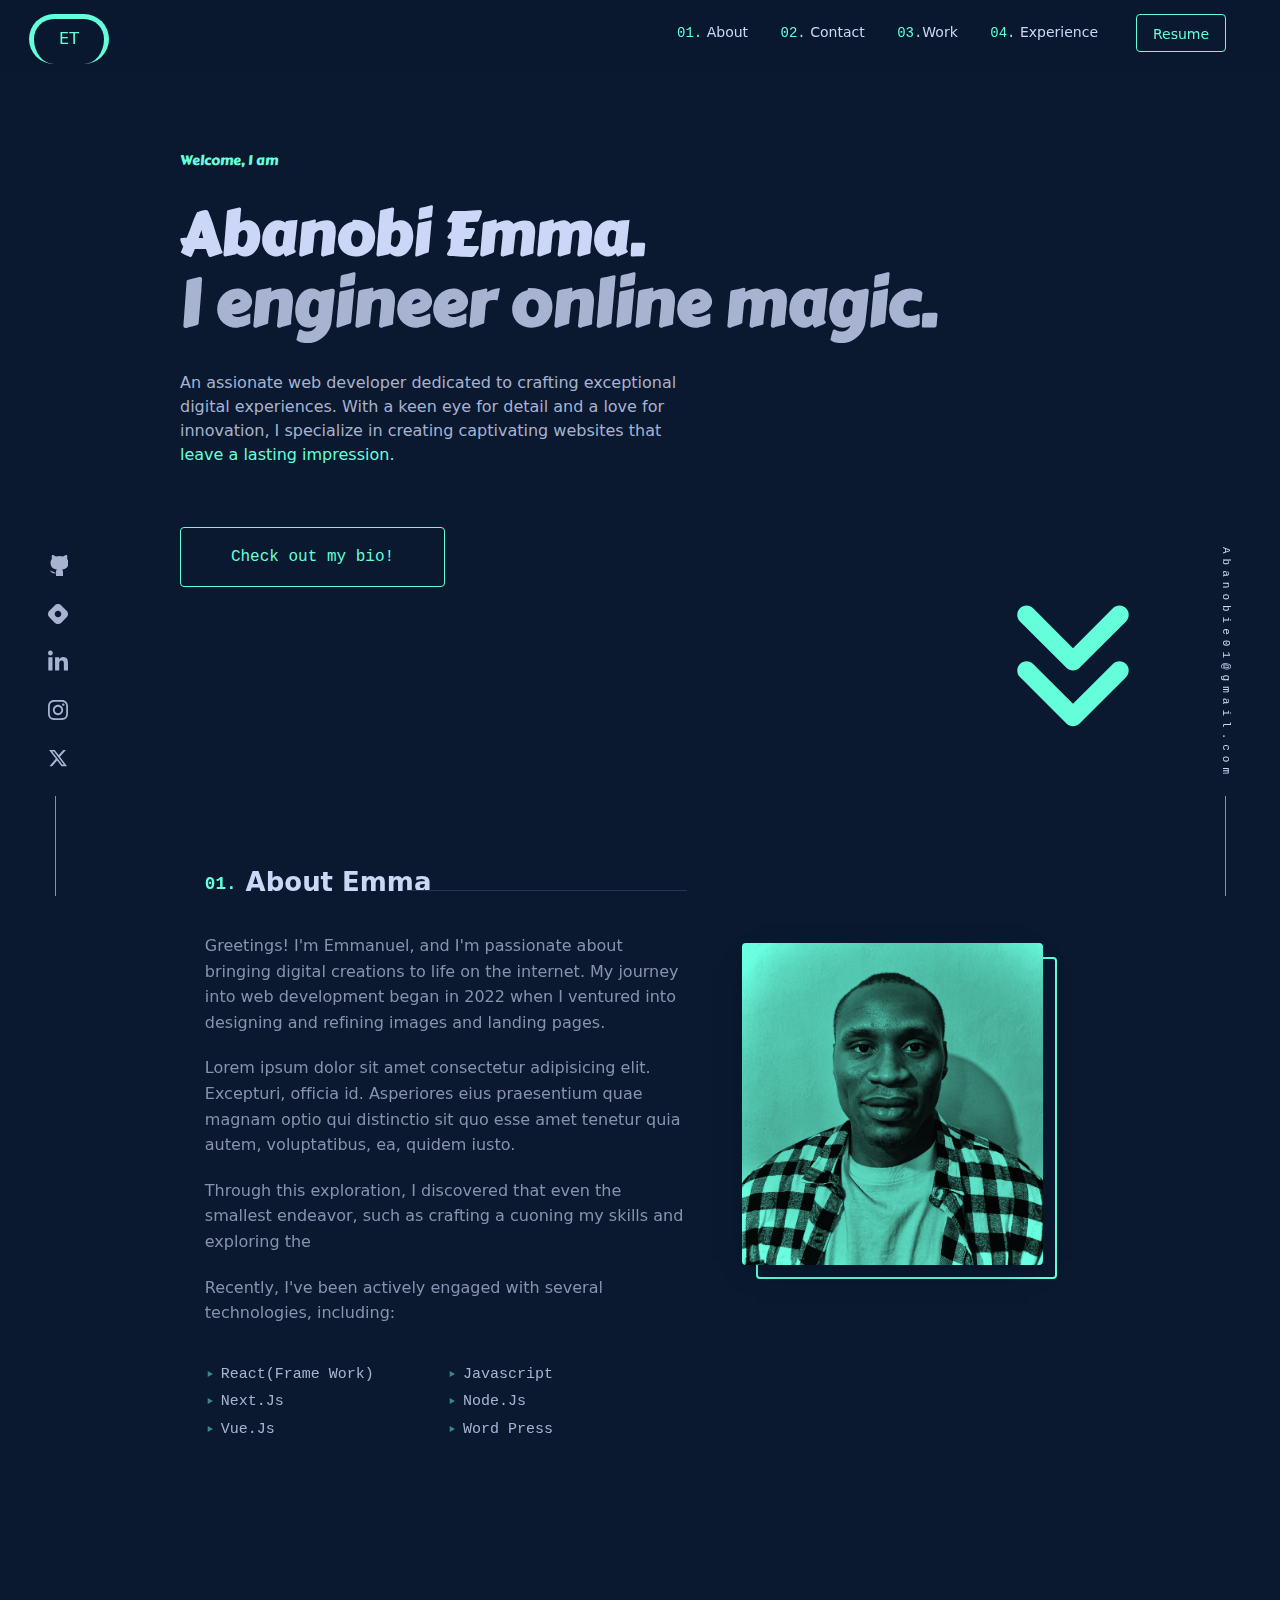
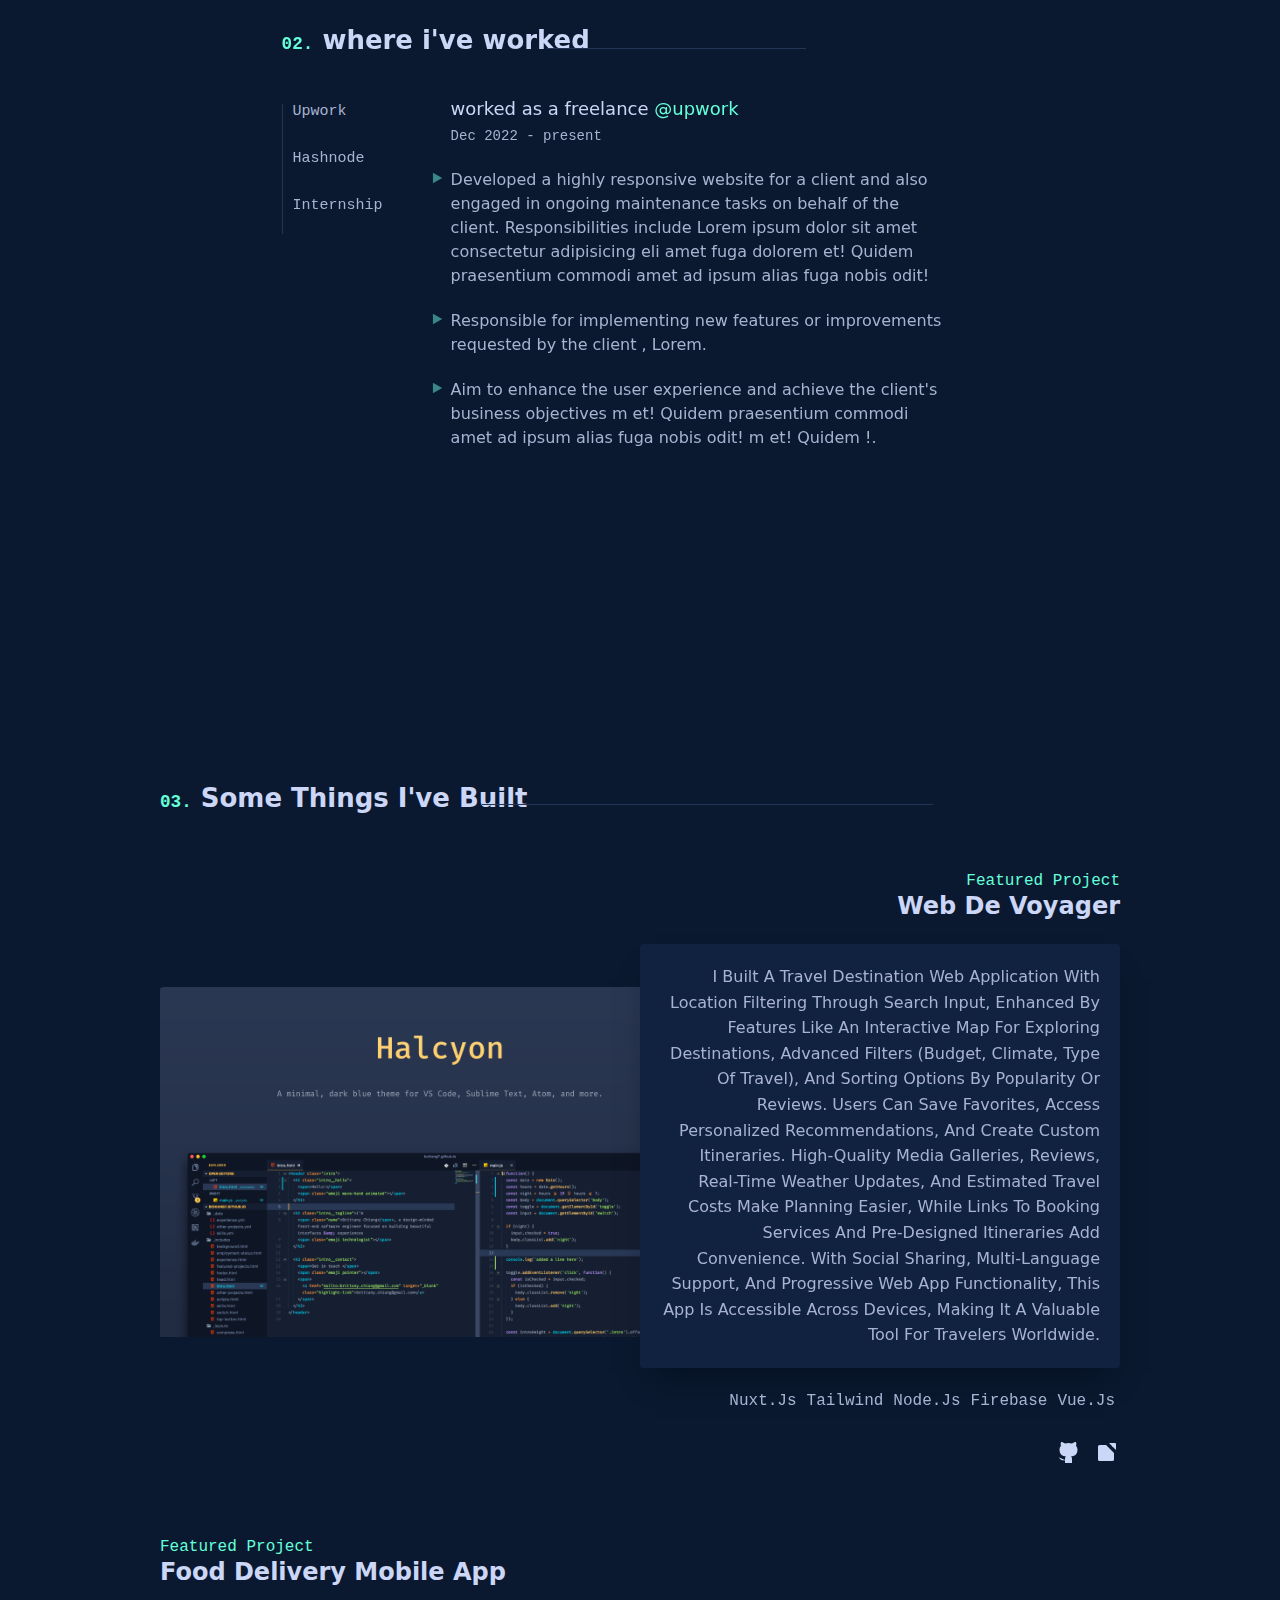
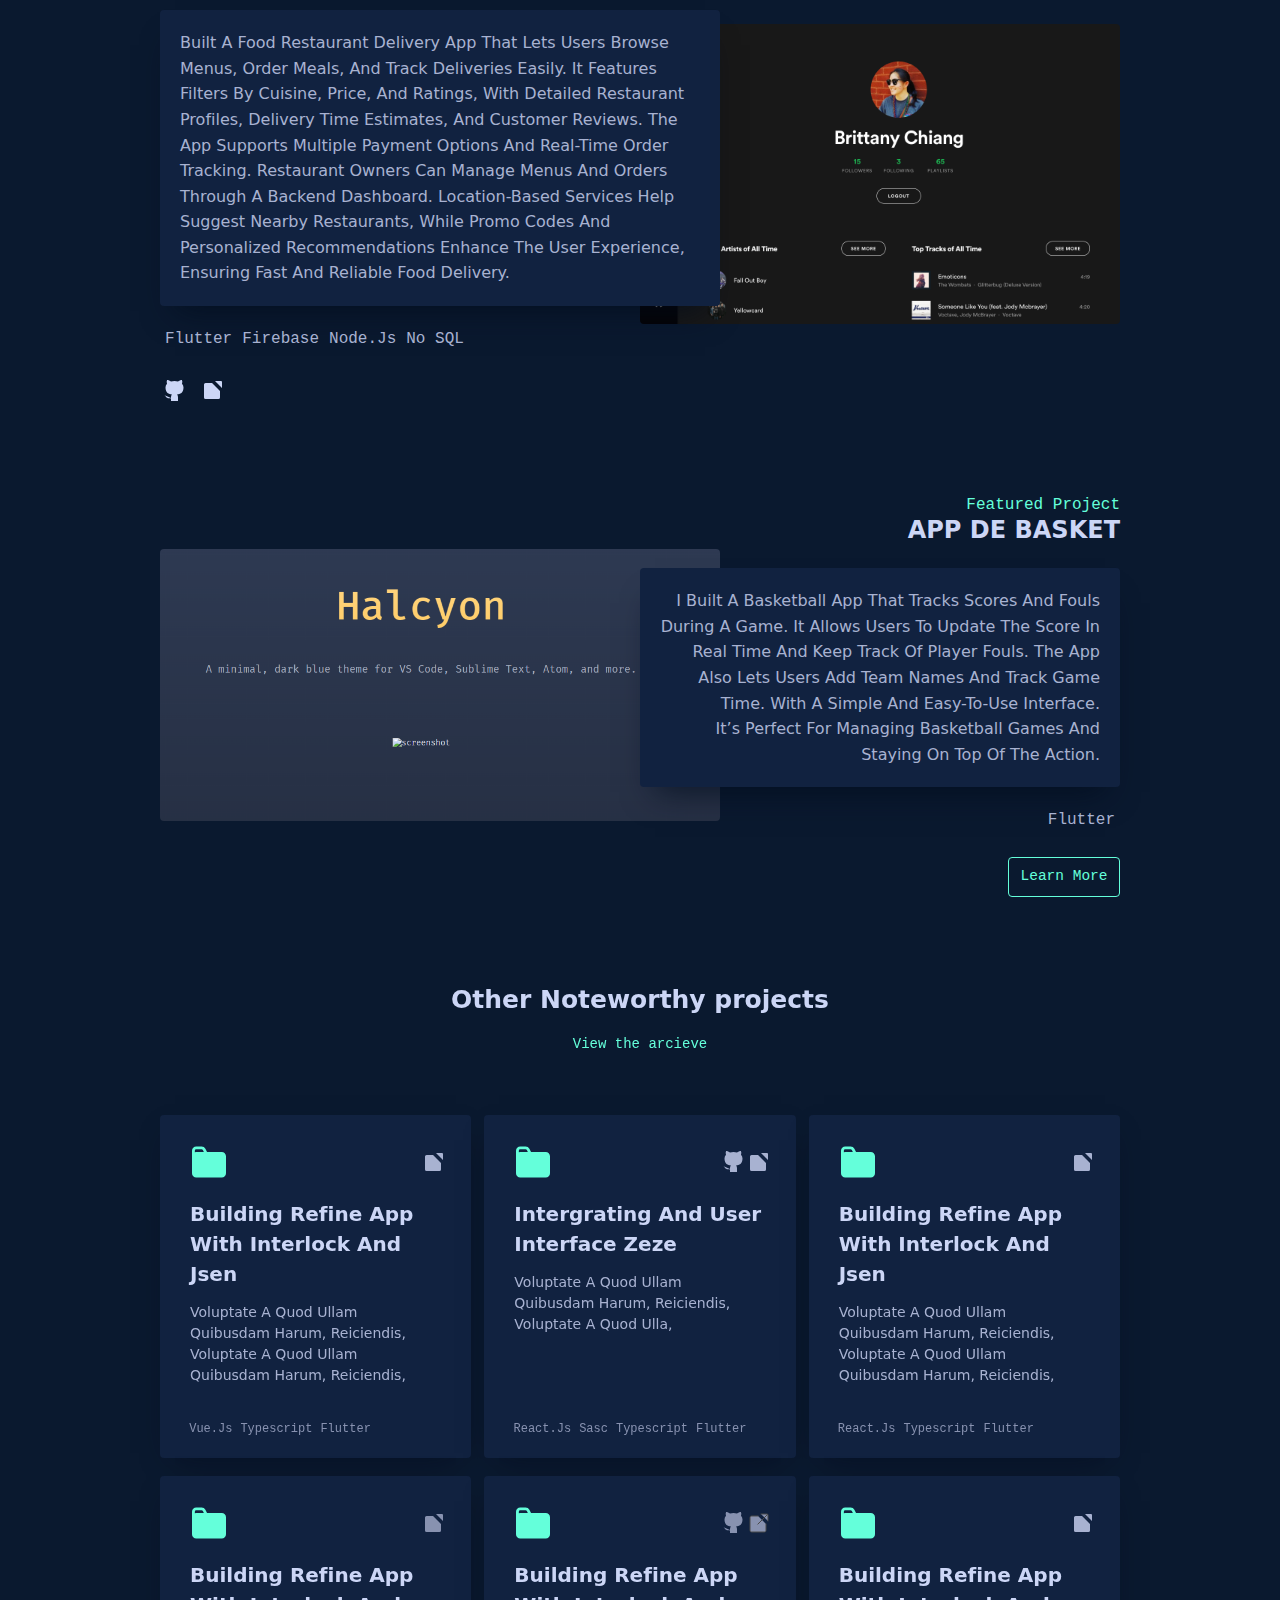
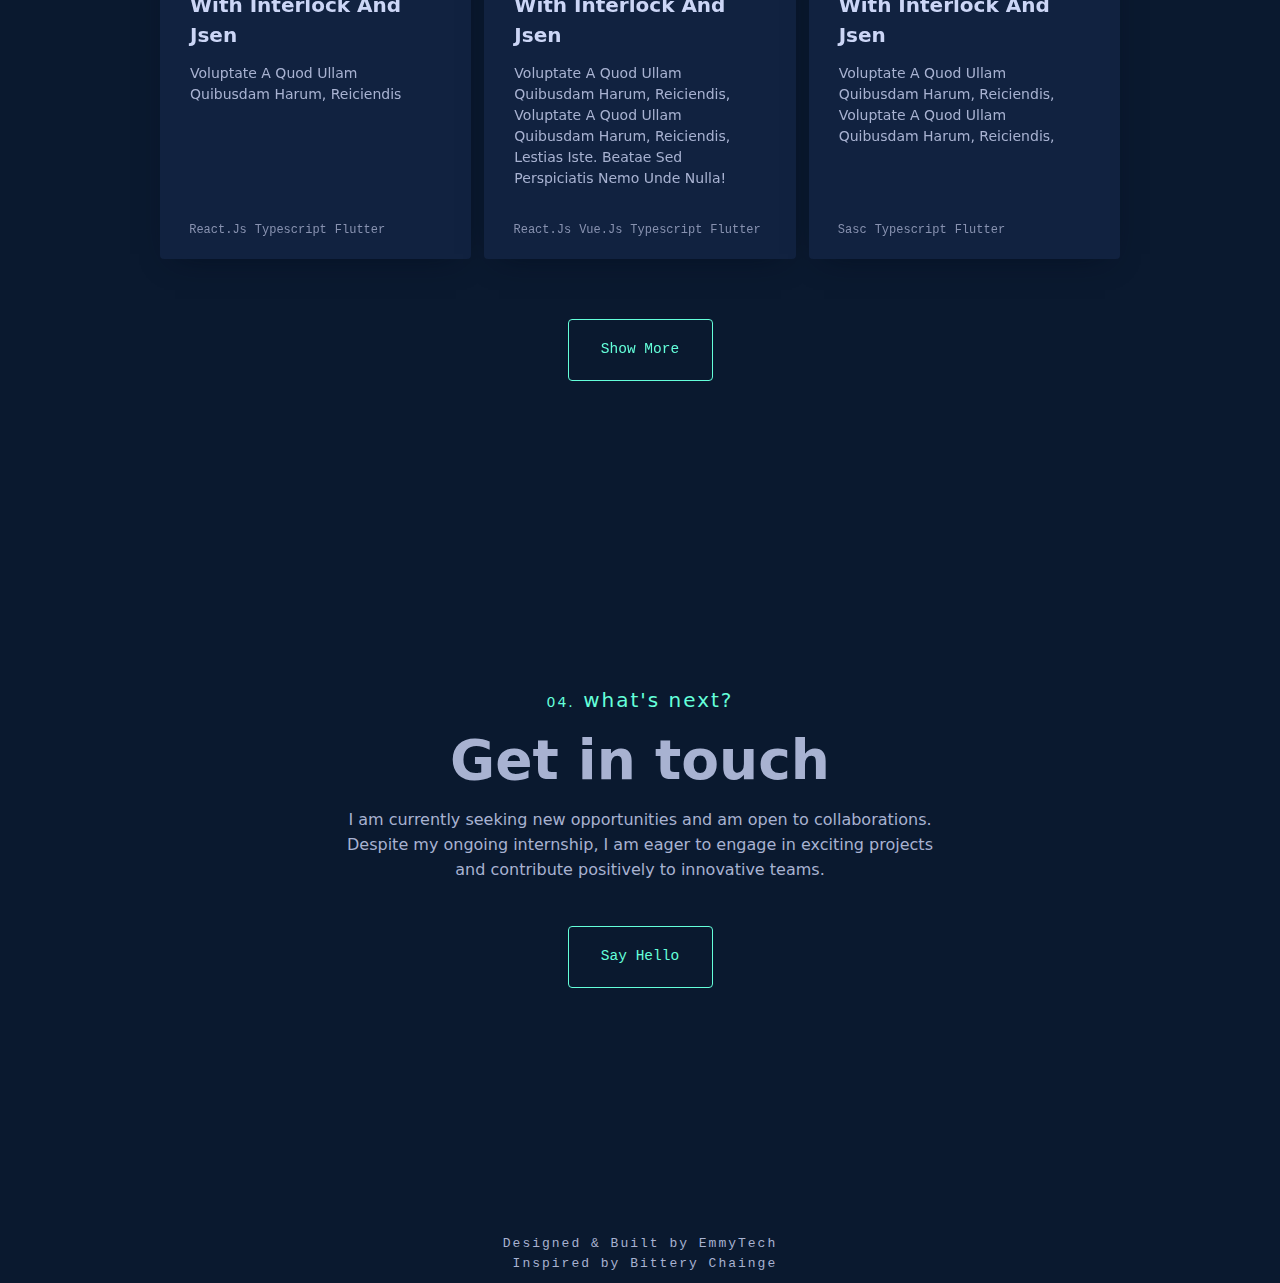
<file: personal-portfolio-/index.html>
<!DOCTYPE html>
<html lang="en">
<head>
  <meta charset="UTF-8">
  <meta name="viewport" content="width=device-width, initial-scale=1.0 maximum-scale=1.0, user-scalable=0">
  <link rel= "stylesheet" href="styles.css">
  <title>Web EmmyTech</title>
</head>
<body>
  <div id="root">
    <header class="nav-header">
    <a href="#home1"> <h1 class="logo"> ET </a> </h1>
      <nav class="nav-bar">
          <ul>
              <li> <a href="#about2"> <span> 01.</span> About</a></li>
              <li> <a href="#contact5"> <span> 02.</span> Contact </a></li>
              <li> <a href="#work3"> <span> 03.</span>Work </a></li>
              <li> <a href="#experience4"> <span> 04.</span> Experience </a></li>                
          </ul>            
      </nav>
      <button class="header-button" onclick="window.open('https://www.dropbox.com/scl/fi/h00tsecfwq400ygzysia5/My-Resume-2.pdf?rlkey=29nbaeqlrafyej33hwudmfz9o&st=isi5q4y3&dl=1', '_blank')">Resume</button>
      <div class= "hambugber ">
          <div class="toggle-bar"></div>
      </div>
    </header>

    <div class="overlay"></div> 
  <nav class="mobile-nav">
      <ul>
          <li> <a href="#about2"> <span> 01.</span>About</a> </li>
          <li> <a href="#contact5"> <span> 02.</span> Contact</a> </li>
          <li> <a href="#work3"> <span> 03.</span>Work</li></a> 
          <li> <a href="#experience4"> <span> 04.</span> Experience</a></li>                
      </ul>  
      <button class="navMenu-button" onclick="window.open('https://www.dropbox.com/scl/fi/h00tsecfwq400ygzysia5/My-Resume-2.pdf?rlkey=29nbaeqlrafyej33hwudmfz9o&st=isi5q4y3&dl=1', '_blank')"> Resume</button>
    

  </nav>
  <div class="email">
    <div class="address"> <p>abanobie01@gmail.com</p></div>
    <div class="line"></div>
  </div>
  <div class="socials">
    <a href="https://github.com/emmy4dev" target="_blank">
        <svg xmlns="http://www.w3.org/2000/svg" width="20" height="24px" id="github">
            <path fill="var(--light-slate)" stroke="" stroke-linecap="round" stroke-linejoin="round" stroke-width="2" d="M8 19c-5 1.5-5-2.5-7-3m14 6v-3.87a3.37 3.37 0 0 0-.94-2.61c3.14-.35 6.44-1.54 6.44-7A5.44 5.44 0 0 0 19 4.77 5.07 5.07 0 0 0 18.91 1S17.73.65 15 2.48a13.38 13.38 0 0 0-7 0C5.27.65 4.09 1 4.09 1A5.07 5.07 0 0 0 4 4.77a5.44 5.44 0 0 0-1.5 3.78c0 5.42 3.3 6.61 6.44 7A3.37 3.37 0 0 0 8 18.13V22"></path>
        </svg>
    </a>
    <a href="https://hashnode.com/@Dev_satochi" target="_blank">
        <svg xmlns="http://www.w3.org/2000/svg" width="20px" height="24px" viewBox="0 0 512 512">
            <path fill="var(--light-slate)" d="M35.2 171.1C-11.7 217.1-11.7 294 35.2 340.9L171.1 476.8C217.1 523.7 294 523.7 340.9 476.8L476.8 340.9C523.7 294 523.7 217.1 476.8 171.1L340.9 35.2C294-11.7 217.1-11.7 171.1 35.2L35.2 171.1zM315.5 315.5C282.6 348.3 229.4 348.3 196.6 315.5C163.7 282.6 163.7 229.4 196.6 196.6C229.4 163.7 282.6 163.7 315.5 196.6C348.3 229.4 348.3 282.6 315.5 315.5z"/>
        </svg>
    </a>

    <a href="https://example.com">
      <svg xmlns="http://www.w3.org/2000/svg" width="20px" height="24px" viewBox="0 0 448 512">
          <path fill="var(--light-slate)" d="M100.3 448H7.4V148.9h92.9zM53.8 108.1C24.1 108.1 0 83.5 0 53.8a53.8 53.8 0 0 1 107.6 0c0 29.7-24.1 54.3-53.8 54.3zM447.9 448h-92.7V302.4c0-34.7-.7-79.2-48.3-79.2-48.3 0-55.7 37.7-55.7 76.7V448h-92.8V148.9h89.1v40.8h1.3c12.4-23.5 42.7-48.3 87.9-48.3 94 0 111.3 61.9 111.3 142.3V448z"/>
      </svg>
  </a>

  <a href="https://instagram.com/software__guy">
    <svg xmlns="http://www.w3.org/2000/svg" width="20px" height="24px" viewBox="0 0 448 512">
        <path fill="var(--light-slate)" d="M224.1 141c-63.6 0-114.9 51.3-114.9 114.9s51.3 114.9 114.9 114.9S339 319.5 339 255.9 287.7 141 224.1 141zm0 189.6c-41.1 0-74.7-33.5-74.7-74.7s33.5-74.7 74.7-74.7 74.7 33.5 74.7 74.7-33.6 74.7-74.7 74.7zm146.4-194.3c0 14.9-12 26.8-26.8 26.8-14.9 0-26.8-12-26.8-26.8s12-26.8 26.8-26.8 26.8 12 26.8 26.8zm76.1 27.2c-1.7-35.9-9.9-67.7-36.2-93.9-26.2-26.2-58-34.4-93.9-36.2-37-2.1-147.9-2.1-184.9 0-35.8 1.7-67.6 9.9-93.9 36.1s-34.4 58-36.2 93.9c-2.1 37-2.1 147.9 0 184.9 1.7 35.9 9.9 67.7 36.2 93.9s58 34.4 93.9 36.2c37 2.1 147.9 2.1 184.9 0 35.9-1.7 67.7-9.9 93.9-36.2 26.2-26.2 34.4-58 36.2-93.9 2.1-37 2.1-147.8 0-184.8zM398.8 388c-7.8 19.6-22.9 34.7-42.6 42.6-29.5 11.7-99.5 9-132.1 9s-102.7 2.6-132.1-9c-19.6-7.8-34.7-22.9-42.6-42.6-11.7-29.5-9-99.5-9-132.1s-2.6-102.7 9-132.1c7.8-19.6 22.9-34.7 42.6-42.6 29.5-11.7 99.5-9 132.1-9s102.7-2.6 132.1 9c19.6 7.8 34.7 22.9 42.6 42.6 11.7 29.5 9 99.5 9 132.1s2.7 102.7-9 132.1z"/>
    </svg>
</a>

  <a href="https://twitter.com/gg8866401">
    <svg xmlns="http://www.w3.org/2000/svg" width="20px" height="24px" viewBox="0 0 512 512">
        <path fill="var(--light-slate)" d="M389.2 48h70.6L305.6 224.2 487 464H345L233.7 318.6 106.5 464H35.8L200.7 275.5 26.8 48H172.4L272.9 180.9 389.2 48zM364.4 421.8h39.1L151.1 88h-42L364.4 421.8z"/>
    </svg>
</a>
    <div class="line"></div>
</div>


   <main id="main-section">


    <section id="home1"class="home">
      <p>Welcome, I am </p>
      <h1 class="slate-color">Abanobi Emma. </h1>
      <h2 class="big-heading">I engineer online magic.</h2>

      <p>An assionate web developer dedicated to crafting
          exceptional digital experiences. With a keen eye for detail and a love for innovation,
          I specialize in creating captivating websites that <span> leave a lasting impression.</span> </p>

          <button class="home-button"> Check out my bio!</button>
          <a href="#contact5" class="scroll-down">
            <svg xmlns="http://www.w3.org/2000/svg" viewBox="0 0 448 512" width="130" ><!--!Font Awesome Free 6.6.0 by @fontawesome - https://fontawesome.com License - https://fontawesome.com/license/free Copyright 2024 Fonticons, Inc.--><path d="M246.6 470.6c-12.5 12.5-32.8 12.5-45.3 0l-160-160c-12.5-12.5-12.5-32.8 0-45.3s32.8-12.5 45.3 0L224 402.7 361.4 265.4c12.5-12.5 32.8-12.5 45.3 0s12.5 32.8 0 45.3l-160 160zm160-352l-160 160c-12.5 12.5-32.8 12.5-45.3 0l-160-160c-12.5-12.5-12.5-32.8 0-45.3s32.8-12.5 45.3 0L224 210.7 361.4 73.4c12.5-12.5 32.8-12.5 45.3 0s12.5 32.8 0 45.3z"/></svg>
        </a>
  </section>

  <section id= "about2" class="about section-header">
    <div class="h1-container">
      <h1> About Emma</h1>
   </div>
   <div class="about-details-container">
    <div class="detail-text">
         <p>
      Greetings! I'm Emmanuel, and I'm passionate about bringing digital creations
      to life on the internet. My journey into web development began in 2022 when
      I ventured into designing and refining images and landing pages.
      <p>
        Lorem ipsum dolor sit amet consectetur adipisicing elit. Excepturi, officia id. Asperiores eius praesentium quae 
        magnam optio qui distinctio sit quo esse amet tenetur quia autem, voluptatibus, ea, quidem iusto.
      </p>
    <p>
      Through this exploration, I discovered that even the smallest endeavor,
      such as crafting a cuoning my skills and exploring the 
  </p>

  

  <p>
      Recently, I've been actively engaged with several technologies, including:
  </p>

    </div>
 

  <ul >
      <li>React(Frame Work)</li>
      <li>Javascript</li>
      <li>Next.js</li>
      <li>Node.js</li>
      <li>Vue.js</li>
      <li>Word Press</li>
  </ul>

  <div class="about-img">
      <div class="img-container">
          <img src="unnamed.jpg" alt="image-of-EmmyTech">
      </div>
  </div> 

</div>    
</section>

<section id= "work3" class="work section-header">
  <div class="h1-container">
    <h1> where i've worked</h1>
 </div>
   
  <div class="work-container">
      <ul>
        <li><button onclick="openTab(event, 'upwork')" class="btns">Upwork</button></li>
        <li><button onclick="openTab(event, 'hashnode')" class="btns">Hashnode</button></li>
        <li><button onclick="openTab(event, 'internship')" class="btns">Internship</button></li>
    </ul>
    <div class="work-details">
        <div id="upwork" class="tab-content">
            <ol>
                <h2>worked as a freelance <span> @upwork</span> </h2>
                <p class="date">Dec 2022 - present</p>
                <li>
                    Developed a highly responsive website for a client and also engaged in ongoing maintenance tasks on behalf of the client.
                    Responsibilities include Lorem ipsum dolor sit amet consectetur adipisicing eli amet fuga dolorem et! Quidem praesentium commodi amet ad ipsum alias fuga nobis odit!
                   
                </li>
                <li>Responsible for implementing new features or improvements requested by the client , 
                  Lorem.</li>

                <li>Aim to enhance the user experience and achieve the client's business objectives m et! Quidem praesentium commodi amet ad ipsum alias fuga nobis odit!
                  m et! Quidem  !.</li>
            </ol>
        </div>
        <div id="hashnode" class="tab-content">
            <ol>
                <h2>Crafted a technical exposition <span> @hashnode </span><p class="date">Dec 2023 - present</p></h2>
                <li>
                    Drafted technical articles for companies focusing on high-value tech and various web development documentation.
                    Aim to provide comprehensive insights and guidance to professionals within the industry.
                    Encompass a spectrum of topics, including advanced technology insights, best practices, and pragmatic advice for successful web development endeavors.
                    Continuously update and refine the content to ensure its relevance and usefulness to the intended audience.
                    Committed to empowering professionals with valuable resources to augment their skills and expertise in the domain.
                </li>
            </ol>
        </div>
        <div id="internship" class="tab-content">
            <ol>
                <h2>internship <span> @internship </span><p class="date">Dec 2022 - present</p></h2>
                <li>
                    I completed an internship with a salon technology company, where I contributed to maintaining their frontend code and
                    developing attractive features for their web application.
                </li>
            </ol>
        </div>
    </div>
  </div>
  
</section>

<section id="experience4" class="experience section-header">
  <div class="h1-conatainer"> 
    <h1> Some Things I've Built</h1> 
 </div>

<ul>
      
 <li  class="experience-projects-container ">
     <div class = "project-1-details">
      <div class="details-header">
        <p>Featured Project </p> 
        <h2>  web de voyager </h2>
      </div>
     
        <div class="project-1-description">
          <p>

i built a travel destination web application with location filtering through search input, enhanced by features like an interactive map for exploring destinations, advanced filters (budget, climate, type of travel), and sorting options by popularity or reviews. Users can save favorites, access personalized recommendations, and create custom itineraries. High-quality media galleries, reviews, real-time weather updates, and estimated travel costs make planning easier, while links to booking services and pre-designed itineraries add convenience. With social sharing, multi-language support, and Progressive Web App functionality, this app is accessible across devices, making it a valuable tool for travelers worldwide.       
  </p>
         </div>
           <ul class="e-socials" >
               <li class="tools">Nuxt.js </li>
               <li class="tools"> tailwind</li>
                <li class="tools">Node.js</li>
               <li class="tools">firebase </li>
               <li class="tools">vue.js</li>
             </ul>
                <div class="links">

                  <a href="https://github.com/emmy4dev" target="_blank">
                    <svg xmlns="http://www.w3.org/2000/svg"  width="22" height="23" id="github"><path fill= "var(--lightest-slate)" stroke="" stroke-linecap="round" stroke-linejoin="round" stroke-width="2" d="M8 19c-5 1.5-5-2.5-7-3m14 6v-3.87a3.37 3.37 0 0 0-.94-2.61c3.14-.35 6.44-1.54 6.44-7A5.44 5.44 0 0 0 19 4.77 5.07 5.07 0 0 0 18.91 1S17.73.65 15 2.48a13.38 13.38 0 0 0-7 0C5.27.65 4.09 1 4.09 1A5.07 5.07 0 0 0 4 4.77a5.44 5.44 0 0 0-1.5 3.78c0 5.42 3.3 6.61 6.44 7A3.37 3.37 0 0 0 8 18.13V22"></path></svg> 
                </a>              
                   <svg xmlns="http://www.w3.org/2000/svg"  width="22" height="24" id="external-link"><g fill="var(--lighest-slate)" fill-rule="evenodd" stroke="" stroke-linecap="round"><path d="M19 13.012V19.4a1.6 1.6 0 0 1-1.6 1.6H4.6A1.6 1.6 0 0 1 3 19.4V6.6A1.6 1.6 0 0 1 4.6 5h6.452M14 3h6a1 1 0 0 1 1 1v6M20.5 3.5l-9.618 9.618"></path></g></svg>

                </div>
              
             </div>

     <div class = "project-1-img">
       <a href="">
         <div class="img-1-container">
           <img src="IMG_0839.PNG"  style="display: block; position: static; max-width: 100%;" />
         </div>
         
       </a>
   </div>
 </li>

   <li  class="experience-projects-container">
     <div class = "project-2-details">
      <div class="details-header">
        <p>Featured Project </p> 
        <h2> Food delivery Mobile App</h2>
      </div>
        <div class="project-2-description">
          <p>
           Built a food restaurant delivery app that lets users browse menus, order meals, and track deliveries easily. It features filters by cuisine, price, and ratings, with detailed restaurant profiles, delivery time estimates, and customer reviews. The app supports multiple payment options and real-time order tracking. Restaurant owners can manage menus and orders through a backend dashboard. Location-based services help suggest nearby restaurants, while promo codes and personalized recommendations enhance the user experience, ensuring fast and reliable food delivery.
         </p>
         </div>
           <ul class="e-socials" >
               <li class="tools">flutter </li>
               <li class="tools"> firebase</li>
                <li class="tools">Node.js</li>
               <li class="tools">No SQL</li>
             </ul> 
                 
             <div class="links">
              <a href="https://github.com/emmy4dev" target="_blank">
                <svg xmlns="http://www.w3.org/2000/svg"  width="22" height="23" id="github"><path fill= "var(--lightest-slate)" stroke="" stroke-linecap="round" stroke-linejoin="round" stroke-width="2" d="M8 19c-5 1.5-5-2.5-7-3m14 6v-3.87a3.37 3.37 0 0 0-.94-2.61c3.14-.35 6.44-1.54 6.44-7A5.44 5.44 0 0 0 19 4.77 5.07 5.07 0 0 0 18.91 1S17.73.65 15 2.48a13.38 13.38 0 0 0-7 0C5.27.65 4.09 1 4.09 1A5.07 5.07 0 0 0 4 4.77a5.44 5.44 0 0 0-1.5 3.78c0 5.42 3.3 6.61 6.44 7A3.37 3.37 0 0 0 8 18.13V22"></path></svg> 
            </a>
               <svg xmlns="http://www.w3.org/2000/svg"  width="24" height="24" id="external-link"><g fill= "var(--lightest-slate)" fill-rule="evenodd" stroke="" stroke-linecap="round"><path d="M19 13.012V19.4a1.6 1.6 0 0 1-1.6 1.6H4.6A1.6 1.6 0 0 1 3 19.4V6.6A1.6 1.6 0 0 1 4.6 5h6.452M14 3h6a1 1 0 0 1 1 1v6M20.5 3.5l-9.618 9.618"></path></g></svg>

              </div>
             </div>

     <div class = "project-2-img">
       <a href="">
         <div class="img-2-container">
           <img src="photo bit1.png"  style="display: block; position: static; max-width: 100%;" />
         </div>
         
       </a>
   </div>
 </li>



 <li  class="experience-projects-container">
   <div class = "project-3-details">
    <div class="details-header">
      <p>Featured Project </p> 
      <h2>  APP DE BASKET  </h2>
    </div>
      <div class="project-3-description">
        
        <p>
          I built a basketball app that tracks scores and fouls during a game. It allows users to update the score in real time and keep track of player fouls. The app also lets users add team names and track game time. With a simple and easy-to-use interface.

        </p>
        <p>
                  it’s perfect for managing basketball games and staying on top of the action.
                </p>
                 
      </div>
         <ul class="e-socials" >
             <li class="tools">Flutter </li>
           </ul> 

           <a href="https://github.com/emmy4dev" target="_blank">
            <button class="btn">Learn More</button>
        </a>
                   </div>

   <div class = "project-3-img">
     <a href="">
       <div class="img-3-container">
         <img src="Capture nice.PNG"  style="display: block; position: static; max-width: 100%;" />
       </div>
       
     </a>
 </div>
</li>             
</ul>
</section> 



<section class="Additional-projects">
              <h2>Other Noteworthy projects</h2>
               <a href=""> <h6> view the arcieve</h6></a> 
     <ul class="AD-grid">
      <li>
        <div class= "inner-content">
          <header>
            <div class="project-top">
              <div class="folder">
                <svg xmlns="http://www.w3.org/2000/svg"  width="34" height="34" data-name="Layer 1" viewBox="0 0 24 24" id="folder"><defs><linearGradient id="a" x1=".988" x2="26.265" y1="11.626" y2="14.052" gradientUnits="userSpaceOnUse"><stop offset="0" stop-color="#cc2fa9"></stop><stop offset="1" stop-color="#823cde"></stop></linearGradient></defs><path fill="var(--green)" d="M21,5H10.618L9.447,2.658A2.983,2.983,0,0,0,6.764,1H3A3,3,0,0,0,0,4V20a3,3,0,0,0,3,3H21a3,3,0,0,0,3-3V8A3,3,0,0,0,21,5ZM3,5a2.966,2.966,0,0,0-1,.184V4A1,1,0,0,1,3,3H6.764a1,1,0,0,1,.894.553L8.382,5Z"></path></svg>

              </div>

                 <div class="links">
                  <a href="">
                    <svg xmlns="http://www.w3.org/2000/svg" width="44" height="24" id="external-link" class="svg-s"><g fill= "var(--light-slate)" fill-rule="evenodd" stroke="" stroke-linecap="round"><path d="M19 13.012V19.4a1.6 1.6 0 0 1-1.6 1.6H4.6A1.6 1.6 0 0 1 3 19.4V6.6A1.6 1.6 0 0 1 4.6 5h6.452M14 3h6a1 1 0 0 1 1 1v6M20.5 3.5l-9.618 9.618"></path></g></svg>
                  </a>

                 </div>
              

            </div>
            <div class="project-tittle">
              <a href="">
                <h3>
                  building refine app with interlock and jsen  

                </h3>
             </a>

            </div>

          
          <div class="project-description">
            <p>
              voluptate a quod ullam quibusdam harum, reiciendis, 
              voluptate a quod ullam quibusdam harum, reiciendis, 
            </p>
           
          </div>
          </header>
          <footer>
            <ul class = "project-foot">
              <li>vue.js</li>
              <li>typescript</li>
              <li>flutter</li>

            </ul>

          </footer>
        </div>
      </li>

      <li>
       <div class= "inner-content ">
          <header>
            <div class="project-top">
              <div class="folder">
                <svg xmlns="http://www.w3.org/2000/svg"  width="34" height="34" data-name="Layer 1" viewBox="0 0 24 24" id="folder"><defs><linearGradient id="a" x1=".988" x2="26.265" y1="11.626" y2="14.052" gradientUnits="userSpaceOnUse"><stop offset="0" stop-color="#cc2fa9"></stop><stop offset="1" stop-color="#823cde"></stop></linearGradient></defs><path fill="var(--green)" d="M21,5H10.618L9.447,2.658A2.983,2.983,0,0,0,6.764,1H3A3,3,0,0,0,0,4V20a3,3,0,0,0,3,3H21a3,3,0,0,0,3-3V8A3,3,0,0,0,21,5ZM3,5a2.966,2.966,0,0,0-1,.184V4A1,1,0,0,1,3,3H6.764a1,1,0,0,1,.894.553L8.382,5Z"></path></svg>
              </div>
             
              <div class="links">
                <a href="">
                  <svg xmlns="http://www.w3.org/2000/svg" width="22" height="24" id="github" ><path fill= "var(--light-slate)" stroke="" stroke-linecap="round" stroke-linejoin="round" stroke-width="2" d="M8 19c-5 1.5-5-2.5-7-3m14 6v-3.87a3.37 3.37 0 0 0-.94-2.61c3.14-.35 6.44-1.54 6.44-7A5.44 5.44 0 0 0 19 4.77 5.07 5.07 0 0 0 18.91 1S17.73.65 15 2.48a13.38 13.38 0 0 0-7 0C5.27.65 4.09 1 4.09 1A5.07 5.07 0 0 0 4 4.77a5.44 5.44 0 0 0-1.5 3.78c0 5.42 3.3 6.61 6.44 7A3.37 3.37 0 0 0 8 18.13V22"></path></svg>

                </a>

                <a href="">
                  <svg xmlns="http://www.w3.org/2000/svg" width="44" height="24" id="external-link"  class="svg-s"><g fill= "var(--light-slate)" fill-rule="evenodd" stroke="" stroke-linecap="round"><path d="M19 13.012V19.4a1.6 1.6 0 0 1-1.6 1.6H4.6A1.6 1.6 0 0 1 3 19.4V6.6A1.6 1.6 0 0 1 4.6 5h6.452M14 3h6a1 1 0 0 1 1 1v6M20.5 3.5l-9.618 9.618"></path></g></svg>
                </a>
              </div>
                
            </div>

            <div class="project-tittle">
              <a href="">
                <h3>
               intergrating and user interface zeze  
                </h3>
             </a>

            </div>

          
          <div class="project-description">
            <p>
              voluptate a quod ullam quibusdam harum, reiciendis, 
              voluptate a quod ulla,
            </p>
           
          </div>
          </header>
          <footer>
            <ul class = "project-foot">
             <li>react.js </li>
              <li> sasc</li>
              <li>typescript</li>
              <li>flutter</li>

            </ul>

          </footer>
        </div>
      </li>
      <li>
        <div class= "inner-content">
          <header>
            <div class="project-top">

              <div class="folder">
                <svg xmlns="http://www.w3.org/2000/svg"  width="34" height="34" data-name="Layer 1" viewBox="0 0 24 24" id="folder"><defs><linearGradient id="a" x1=".988" x2="26.265" y1="11.626" y2="14.052" gradientUnits="userSpaceOnUse"><stop offset="0" stop-color="#cc2fa9"></stop><stop offset="1" stop-color="#823cde"></stop></linearGradient></defs><path fill="var(--green)" d="M21,5H10.618L9.447,2.658A2.983,2.983,0,0,0,6.764,1H3A3,3,0,0,0,0,4V20a3,3,0,0,0,3,3H21a3,3,0,0,0,3-3V8A3,3,0,0,0,21,5ZM3,5a2.966,2.966,0,0,0-1,.184V4A1,1,0,0,1,3,3H6.764a1,1,0,0,1,.894.553L8.382,5Z"></path></svg>
              </div>

               
              <div class="links">
                <a href="">
                  <svg xmlns="http://www.w3.org/2000/svg" width="44" height="24" id="external-link" class="svg-s"><g fill= "var(--light-slate)" fill-rule="evenodd" stroke="" stroke-linecap="round"><path d="M19 13.012V19.4a1.6 1.6 0 0 1-1.6 1.6H4.6A1.6 1.6 0 0 1 3 19.4V6.6A1.6 1.6 0 0 1 4.6 5h6.452M14 3h6a1 1 0 0 1 1 1v6M20.5 3.5l-9.618 9.618"></path></g></svg>
                </a>

              </div>
             
            </div>
            <div class="project-tittle">
              <a href="">
                <h3>
                  building refine app with interlock and jsen  

                </h3>
             </a>

            </div>

          
          <div class="project-description">
            <p>
              voluptate a quod ullam quibusdam harum, reiciendis, 
              voluptate a quod ullam quibusdam harum, reiciendis, 
            </p>
           
          </div>
          </header>
          <footer>
            <ul class = "project-foot">
             <li>react.js </li>
              <li>typescript</li>
              <li>flutter</li>

            </ul>

          </footer>
        </div>
      </li>

      <li>
        <div class= "inner-content">
          <header>
            <div class="project-top">
              <div class="folder">
                <svg xmlns="http://www.w3.org/2000/svg"  width="34" height="34" data-name="Layer 1" viewBox="0 0 24 24" id="folder"><defs><linearGradient id="a" x1=".988" x2="26.265" y1="11.626" y2="14.052" gradientUnits="userSpaceOnUse"><stop offset="0" stop-color="#cc2fa9"></stop><stop offset="1" stop-color="#823cde"></stop></linearGradient></defs><path fill="var(--green)" d="M21,5H10.618L9.447,2.658A2.983,2.983,0,0,0,6.764,1H3A3,3,0,0,0,0,4V20a3,3,0,0,0,3,3H21a3,3,0,0,0,3-3V8A3,3,0,0,0,21,5ZM3,5a2.966,2.966,0,0,0-1,.184V4A1,1,0,0,1,3,3H6.764a1,1,0,0,1,.894.553L8.382,5Z"></path></svg>


              </div>

               
             
              <div class="links">
                <a href="">
                  <svg xmlns="http://www.w3.org/2000/svg" width="44" height="24" id="external-link" class="svg-s"><g fill= "var(--slate)" fill-rule="evenodd" stroke="" stroke-linecap="round"><path d="M19 13.012V19.4a1.6 1.6 0 0 1-1.6 1.6H4.6A1.6 1.6 0 0 1 3 19.4V6.6A1.6 1.6 0 0 1 4.6 5h6.452M14 3h6a1 1 0 0 1 1 1v6M20.5 3.5l-9.618 9.618"></path></g></svg>
                </a>

              </div>
              

            </div>
            <div class="project-tittle">
              <a href="">
                <h3>
                 building refine app with interlock and jsen  
                </h3>
             </a>

            </div>

          
          <div class="project-description">
            <p>
              voluptate a quod ullam quibusdam harum, reiciendis
             
            </p>
           
          </div>
          </header>
          <footer>
            <ul class = "project-foot">
             <li>react.js </li>
              <li>typescript</li>
              <li>flutter</li>

            </ul>

          </footer>
        </div>
       </li>
       <li>
        <div class= "inner-content">
          <header>
            <div class="project-top">

              <div class="folder">
                <svg xmlns="http://www.w3.org/2000/svg"  width="34" height="34" data-name="Layer 1" viewBox="0 0 24 24" id="folder"><defs><linearGradient id="a" x1=".988" x2="26.265" y1="11.626" y2="14.052" gradientUnits="userSpaceOnUse"><stop offset="0" stop-color="#cc2fa9"></stop><stop offset="1" stop-color="#823cde"></stop></linearGradient></defs><path fill="var(--green)" d="M21,5H10.618L9.447,2.658A2.983,2.983,0,0,0,6.764,1H3A3,3,0,0,0,0,4V20a3,3,0,0,0,3,3H21a3,3,0,0,0,3-3V8A3,3,0,0,0,21,5ZM3,5a2.966,2.966,0,0,0-1,.184V4A1,1,0,0,1,3,3H6.764a1,1,0,0,1,.894.553L8.382,5Z"></path></svg>


              </div>

               <div class="links">

                <a href="">
                  <svg xmlns="http://www.w3.org/2000/svg" width="22" height="24" id="github" ><path fill= "var(--slate)" stroke="" stroke-linecap="round" stroke-linejoin="round" stroke-width="2" d="M8 19c-5 1.5-5-2.5-7-3m14 6v-3.87a3.37 3.37 0 0 0-.94-2.61c3.14-.35 6.44-1.54 6.44-7A5.44 5.44 0 0 0 19 4.77 5.07 5.07 0 0 0 18.91 1S17.73.65 15 2.48a13.38 13.38 0 0 0-7 0C5.27.65 4.09 1 4.09 1A5.07 5.07 0 0 0 4 4.77a5.44 5.44 0 0 0-1.5 3.78c0 5.42 3.3 6.61 6.44 7A3.37 3.37 0 0 0 8 18.13V22"></path></svg>

                </a>

                <a href="">
                  <svg xmlns="http://www.w3.org/2000/svg" width="44" height="24" id="external-link" class="svg-s"><g fill= "var(--slate)" fill-rule="evenodd" stroke="#4A4A4A" stroke-linecap="round"><path d="M19 13.012V19.4a1.6 1.6 0 0 1-1.6 1.6H4.6A1.6 1.6 0 0 1 3 19.4V6.6A1.6 1.6 0 0 1 4.6 5h6.452M14 3h6a1 1 0 0 1 1 1v6M20.5 3.5l-9.618 9.618"></path></g></svg>
                </a>  

               </div>
              

            </div>
            <div class="project-tittle">
              <a href="">
                <h3>
                  building refine app with interlock and jsen  

                </h3>
             </a>

            </div>
            <div class="project-description">
              <p>
                voluptate a quod ullam quibusdam harum, reiciendis, 
                voluptate a quod ullam quibusdam harum, reiciendis, 
                lestias iste. Beatae sed perspiciatis nemo unde nulla!
              </p>
             
            </div>
          </header>
          <footer>
            <ul class = "project-foot">
             <li>react.js </li>
              <li>vue.js</li>
              <li>typescript</li>
              <li>flutter</li>

            </ul>

          </footer>
        </div>

       </li>
      
       <li class="show-more">
       <div class= "inner-content">
          <header>
            <div class="project-top">

              <div class="folder">
                <svg xmlns="http://www.w3.org/2000/svg"  width="34" height="34" data-name="Layer 1" viewBox="0 0 24 24" id="folder"><defs><linearGradient id="a" x1=".988" x2="26.265" y1="11.626" y2="14.052" gradientUnits="userSpaceOnUse"><stop offset="0" stop-color="#cc2fa9"></stop><stop offset="1" stop-color="#823cde"></stop></linearGradient></defs><path fill="var(--green)" d="M21,5H10.618L9.447,2.658A2.983,2.983,0,0,0,6.764,1H3A3,3,0,0,0,0,4V20a3,3,0,0,0,3,3H21a3,3,0,0,0,3-3V8A3,3,0,0,0,21,5ZM3,5a2.966,2.966,0,0,0-1,.184V4A1,1,0,0,1,3,3H6.764a1,1,0,0,1,.894.553L8.382,5Z"></path></svg>

                
              </div>

               <div class="links">
                <a href="">
                  <svg xmlns="http://www.w3.org/2000/svg" width="22" height="24" id="github" ><path fill= "var(--light-slate)" stroke="" stroke-linecap="round" stroke-linejoin="round" stroke-width="2" d="M8 19c-5 1.5-5-2.5-7-3m14 6v-3.87a3.37 3.37 0 0 0-.94-2.61c3.14-.35 6.44-1.54 6.44-7A5.44 5.44 0 0 0 19 4.77 5.07 5.07 0 0 0 18.91 1S17.73.65 15 2.48a13.38 13.38 0 0 0-7 0C5.27.65 4.09 1 4.09 1A5.07 5.07 0 0 0 4 4.77a5.44 5.44 0 0 0-1.5 3.78c0 5.42 3.3 6.61 6.44 7A3.37 3.37 0 0 0 8 18.13V22"></path></svg>

                </a>

                <a href="">
                  <svg xmlns="http://www.w3.org/2000/svg" width="44" height="24" id="external-link" class="svg-s"><g fill= "var(--light-slate)" fill-rule="evenodd" stroke="" stroke-linecap="round"><path d="M19 13.012V19.4a1.6 1.6 0 0 1-1.6 1.6H4.6A1.6 1.6 0 0 1 3 19.4V6.6A1.6 1.6 0 0 1 4.6 5h6.452M14 3h6a1 1 0 0 1 1 1v6M20.5 3.5l-9.618 9.618"></path></g></svg>
                </a>

               </div>                       
             

              

            </div>

              <div class="project-tittle">
                <a href="">
                  <h3>
                    building re fine app with interlock and jsen  

                  </h3>
               </a>

              </div>

            
            <div class="project-description">
              <p>
                voluptate a quod ullam quibusdam harum, reiciendis, 
                voluptate a quod ullam 
              </p>
             
            </div>
          </header>
          <footer>
            <ul class = "project-foot">
             <li>react.js </li>
              <li>vue.js</li>
              <li> sasc</li>
               <li>flutter</li>

            </ul>

          </footer>
        </div>

       </li>

       <li>
        <div class= "inner-content">
          <header>
            <div class="project-top">

              <div class="folder">
                <svg xmlns="http://www.w3.org/2000/svg"  width="34" height="34" data-name="Layer 1" viewBox="0 0 24 24" id="folder"><defs><linearGradient id="a" x1=".988" x2="26.265" y1="11.626" y2="14.052" gradientUnits="userSpaceOnUse"><stop offset="0" stop-color="#cc2fa9"></stop><stop offset="1" stop-color="#823cde"></stop></linearGradient></defs><path fill="var(--green)" d="M21,5H10.618L9.447,2.658A2.983,2.983,0,0,0,6.764,1H3A3,3,0,0,0,0,4V20a3,3,0,0,0,3,3H21a3,3,0,0,0,3-3V8A3,3,0,0,0,21,5ZM3,5a2.966,2.966,0,0,0-1,.184V4A1,1,0,0,1,3,3H6.764a1,1,0,0,1,.894.553L8.382,5Z"></path></svg>
              </div>

               
              <div class="links">
                <a href="">
                  <svg xmlns="http://www.w3.org/2000/svg" width="44" height="24" id="external-link" class="svg-s"><g fill= "var(--light-slate)" fill-rule="evenodd" stroke="" stroke-linecap="round"><path d="M19 13.012V19.4a1.6 1.6 0 0 1-1.6 1.6H4.6A1.6 1.6 0 0 1 3 19.4V6.6A1.6 1.6 0 0 1 4.6 5h6.452M14 3h6a1 1 0 0 1 1 1v6M20.5 3.5l-9.618 9.618"></path></g></svg>
                </a>

              </div>
             
            </div>
            <div class="project-tittle">
              <a href="">
                <h3>
                  building refine app with interlock and jsen  

                </h3>
             </a>

            </div>

          
          <div class="project-description">
            <p>
              voluptate a quod ullam quibusdam harum, reiciendis, 
              voluptate a quod ullam quibusdam harum, reiciendis, 
            </p>
           
          </div>
          </header>
          <footer>
            <ul class = "project-foot">
            
              <li> sasc</li>
              <li>typescript</li>
              <li>flutter</li>

            </ul>

          </footer>
        </div>
      </li>

      <li class="show-more">
        <div class= "inner-content ">
          <header>
            <div class="project-top">

              <div class="folder">
                <svg xmlns="http://www.w3.org/2000/svg"  width="34" height="34" data-name="Layer 1" viewBox="0 0 24 24" id="folder"><defs><linearGradient id="a" x1=".988" x2="26.265" y1="11.626" y2="14.052" gradientUnits="userSpaceOnUse"><stop offset="0" stop-color="#cc2fa9"></stop><stop offset="1" stop-color="#823cde"></stop></linearGradient></defs><path fill="var(--green)" d="M21,5H10.618L9.447,2.658A2.983,2.983,0,0,0,6.764,1H3A3,3,0,0,0,0,4V20a3,3,0,0,0,3,3H21a3,3,0,0,0,3-3V8A3,3,0,0,0,21,5ZM3,5a2.966,2.966,0,0,0-1,.184V4A1,1,0,0,1,3,3H6.764a1,1,0,0,1,.894.553L8.382,5Z"></path></svg>
              </div>

               
              <div class="links">
                <a href="">
                  <svg xmlns="http://www.w3.org/2000/svg" width="44" height="24" id="external-link" class="svg-s"><g fill= "var(--light-slate)" fill-rule="evenodd" stroke="" stroke-linecap="round"><path d="M19 13.012V19.4a1.6 1.6 0 0 1-1.6 1.6H4.6A1.6 1.6 0 0 1 3 19.4V6.6A1.6 1.6 0 0 1 4.6 5h6.452M14 3h6a1 1 0 0 1 1 1v6M20.5 3.5l-9.618 9.618"></path></g></svg>
                </a>

              </div>
             
            </div>
            <div class="project-tittle">
              <a href="">
                <h3>
                  building refine app with interlock and jsen  

                </h3>
             </a>

            </div>

          
          <div class="project-description">
            <p>
              voluptate a quod ullam quibusdam harum, reiciendis, 
              voluptate a quod ullam quibusdam harum, reiciendis, 
            </p>
           
          </div>
          </header>
          <footer>
            <ul class = "project-foot">
           
              <li> sasc</li>
              <li>typescript</li>
              <li>flutter</li>

            </ul>

          </footer>
        </div>
      </li>
      <li class="show-more">

        <div class= "inner-content ">
          <header>
            <div class="project-top">

              <div class="folder">
                <svg xmlns="http://www.w3.org/2000/svg"  width="34" height="34" data-name="Layer 1" viewBox="0 0 24 24" id="folder"><defs><linearGradient id="a" x1=".988" x2="26.265" y1="11.626" y2="14.052" gradientUnits="userSpaceOnUse"><stop offset="0" stop-color="#cc2fa9"></stop><stop offset="1" stop-color="#823cde"></stop></linearGradient></defs><path fill="var(--green)" d="M21,5H10.618L9.447,2.658A2.983,2.983,0,0,0,6.764,1H3A3,3,0,0,0,0,4V20a3,3,0,0,0,3,3H21a3,3,0,0,0,3-3V8A3,3,0,0,0,21,5ZM3,5a2.966,2.966,0,0,0-1,.184V4A1,1,0,0,1,3,3H6.764a1,1,0,0,1,.894.553L8.382,5Z"></path></svg>
              </div>

               
              <div class="links">
                <a href="">
                  <svg xmlns="http://www.w3.org/2000/svg" width="44" height="24" id="external-link" class="svg-s"><g fill= "var(--light-slate)" fill-rule="evenodd" stroke="" stroke-linecap="round"><path d="M19 13.012V19.4a1.6 1.6 0 0 1-1.6 1.6H4.6A1.6 1.6 0 0 1 3 19.4V6.6A1.6 1.6 0 0 1 4.6 5h6.452M14 3h6a1 1 0 0 1 1 1v6M20.5 3.5l-9.618 9.618"></path></g></svg>
                </a>

              </div>
             
            </div>
            <div class="project-tittle">
              <a href="">
                <h3>
                  building refine app with interlock and jsen  

                </h3>
             </a>

            </div>

          
          <div class="project-description">
            <p>
              voluptate a quod ullam quibusdam harum, reiciendis, 
              voluptate a quod ullam quibusdam harum, reiciendis, 
            </p>
           
          </div>
          </header>
          <footer>
            <ul class = "project-foot">
             <li>react.js </li>
              <li>typescript</li>
              <li>flutter</li>

            </ul>

          </footer>
        </div>
      </li>

    <li class="show-more">
        <div class= "inner-content ">
          <header>
            <div class="project-top">

              <div class="folder">
                <svg xmlns="http://www.w3.org/2000/svg"  width="34" height="34" data-name="Layer 1" viewBox="0 0 24 24" id="folder"><defs><linearGradient id="a" x1=".988" x2="26.265" y1="11.626" y2="14.052" gradientUnits="userSpaceOnUse"><stop offset="0" stop-color="#cc2fa9"></stop><stop offset="1" stop-color="#823cde"></stop></linearGradient></defs><path fill="var(--green)" d="M21,5H10.618L9.447,2.658A2.983,2.983,0,0,0,6.764,1H3A3,3,0,0,0,0,4V20a3,3,0,0,0,3,3H21a3,3,0,0,0,3-3V8A3,3,0,0,0,21,5ZM3,5a2.966,2.966,0,0,0-1,.184V4A1,1,0,0,1,3,3H6.764a1,1,0,0,1,.894.553L8.382,5Z"></path></svg>
              </div>

               
              <div class="links">
                <a href="">
                  <svg xmlns="http://www.w3.org/2000/svg" width="44" height="24" id="external-link" class="svg-s"><g fill= "var(--light-slate)" fill-rule="evenodd" stroke="" stroke-linecap="round"><path d="M19 13.012V19.4a1.6 1.6 0 0 1-1.6 1.6H4.6A1.6 1.6 0 0 1 3 19.4V6.6A1.6 1.6 0 0 1 4.6 5h6.452M14 3h6a1 1 0 0 1 1 1v6M20.5 3.5l-9.618 9.618"></path></g></svg>
                </a>

              </div>
             
            </div>
            <div class="project-tittle">
              <a href="">
                <h3>
                  building refine app with interlock and jsen  

                </h3>
             </a>

            </div>

          
          <div class="project-description">
            <p>
              voluptate a quod ullam quibusdam harum, reiciendis, 
              voluptate a quod ullam quibusdam harum, reiciendis, 
            </p>
           
          </div>
          </header>
          <footer>
            <ul class = "project-foot">
              <li>vue.js</li>
              <li> sasc</li>
              <li>typescript</li>
              <li>flutter</li>

            </ul>

          </footer>
        </div>
      </li>
      <li class="show-more">
        <div class= "inner-content  ">
          <header>
            <div class="project-top">

              <div class="folder">
                <svg xmlns="http://www.w3.org/2000/svg"  width="34" height="34" data-name="Layer 1" viewBox="0 0 24 24" id="folder"><defs><linearGradient id="a" x1=".988" x2="26.265" y1="11.626" y2="14.052" gradientUnits="userSpaceOnUse"><stop offset="0" stop-color="#cc2fa9"></stop><stop offset="1" stop-color="#823cde"></stop></linearGradient></defs><path fill="var(--green)" d="M21,5H10.618L9.447,2.658A2.983,2.983,0,0,0,6.764,1H3A3,3,0,0,0,0,4V20a3,3,0,0,0,3,3H21a3,3,0,0,0,3-3V8A3,3,0,0,0,21,5ZM3,5a2.966,2.966,0,0,0-1,.184V4A1,1,0,0,1,3,3H6.764a1,1,0,0,1,.894.553L8.382,5Z"></path></svg>
              </div>

               
              <div class="links">
                <a href="">
                  <svg xmlns="http://www.w3.org/2000/svg" width="44" height="24" id="external-link" class="svg-s"><g fill= "var(--light-slate)" fill-rule="evenodd" stroke="" stroke-linecap="round"><path d="M19 13.012V19.4a1.6 1.6 0 0 1-1.6 1.6H4.6A1.6 1.6 0 0 1 3 19.4V6.6A1.6 1.6 0 0 1 4.6 5h6.452M14 3h6a1 1 0 0 1 1 1v6M20.5 3.5l-9.618 9.618"></path></g></svg>
                </a>

              </div>
             
            </div>
            <div class="project-tittle">
              <a href="">
                <h3>
                  Building refine app with interlock and jsen  

                </h3>
             </a>

            </div>

          
          <div class="project-description">
            <p>
              Voluptate a quod ullam quibusdam harum, reiciendis, 
              voluptate a quod ullam quibusdam harum, reiciendis, 
            </p>
           
          </div>
          </header>
          <footer>
            <ul class = "project-foot">
             <li>react.js </li>
              <li>typescript</li>
              <li>flutter</li>

            </ul>

          </footer>
        </div>
      </li>
     </ul>
     <button class= "additional-link"> Show More</button>

 </section> 

 <section id="contact5" class="contact">
    <div class="contact-head"> what's next? </div>
    
  
     <h1> Get in touch</h1>

    <p>I am currently seeking new opportunities and am open to collaborations.
       Despite my ongoing internship, I am eager to engage in exciting projects 
       and contribute positively to innovative teams.</p>


                     
              <button class="contact-btn"><a href="https://mail.google.com/mail/?view=cm&fs=1&to=abanobie01@gmail.com
    "> Say Hello</a></button>
          </section>

           <footer id="foot"> 
            <div class="social-footer">
              <svg xmlns="http://www.w3.org/2000/svg" width="18" height="24px" id="github" ><path fill= "var(--light-slate)" stroke="" stroke-linecap="round" stroke-linejoin="round" stroke-width="2" d="M8 19c-5 1.5-5-2.5-7-3m14 6v-3.87a3.37 3.37 0 0 0-.94-2.61c3.14-.35 6.44-1.54 6.44-7A5.44 5.44 0 0 0 19 4.77 5.07 5.07 0 0 0 18.91 1S17.73.65 15 2.48a13.38 13.38 0 0 0-7 0C5.27.65 4.09 1 4.09 1A5.07 5.07 0 0 0 4 4.77a5.44 5.44 0 0 0-1.5 3.78c0 5.42 3.3 6.61 6.44 7A3.37 3.37 0 0 0 8 18.13V22"></path></svg>
              <svg xmlns="http://www.w3.org/2000/svg" width=16px height="24px" viewBox="0 0 512 512"><path d="M35.2 171.1C-11.7 217.1-11.7 294 35.2 340.9L171.1 476.8C217.1 523.7 294 523.7 340.9 476.8L476.8 340.9C523.7 294 523.7 217.1 476.8 171.1L340.9 35.2C294-11.7 217.1-11.7 171.1 35.2L35.2 171.1zM315.5 315.5C282.6 348.3 229.4 348.3 196.6 315.5C163.7 282.6 163.7 229.4 196.6 196.6C229.4 163.7 282.6 163.7 315.5 196.6C348.3 229.4 348.3 282.6 315.5 315.5z"/></svg>
               <svg xmlns="http://www.w3.org/2000/svg" width=17px height="24px" viewBox="0 0 448 512"><!--!Font Awesome Free 6.5.1 by @fontawesome - https://fontawesome.com License - https://fontawesome.com/license/free Copyright 2024 Fonticons, Inc.--><path d="M100.3 448H7.4V148.9h92.9zM53.8 108.1C24.1 108.1 0 83.5 0 53.8a53.8 53.8 0 0 1 107.6 0c0 29.7-24.1 54.3-53.8 54.3zM447.9 448h-92.7V302.4c0-34.7-.7-79.2-48.3-79.2-48.3 0-55.7 37.7-55.7 76.7V448h-92.8V148.9h89.1v40.8h1.3c12.4-23.5 42.7-48.3 87.9-48.3 94 0 111.3 61.9 111.3 142.3V448z"/></svg>
               <svg xmlns="http://www.w3.org/2000/svg" width=17px height="24px" viewBox="0 0 448 512"><!--!Font Awesome Free 6.5.1 by @fontawesome - https://fontawesome.com License - https://fontawesome.com/license/free Copyright 2024 Fonticons, Inc.--><path d="M224.1 141c-63.6 0-114.9 51.3-114.9 114.9s51.3 114.9 114.9 114.9S339 319.5 339 255.9 287.7 141 224.1 141zm0 189.6c-41.1 0-74.7-33.5-74.7-74.7s33.5-74.7 74.7-74.7 74.7 33.5 74.7 74.7-33.6 74.7-74.7 74.7zm146.4-194.3c0 14.9-12 26.8-26.8 26.8-14.9 0-26.8-12-26.8-26.8s12-26.8 26.8-26.8 26.8 12 26.8 26.8zm76.1 27.2c-1.7-35.9-9.9-67.7-36.2-93.9-26.2-26.2-58-34.4-93.9-36.2-37-2.1-147.9-2.1-184.9 0-35.8 1.7-67.6 9.9-93.9 36.1s-34.4 58-36.2 93.9c-2.1 37-2.1 147.9 0 184.9 1.7 35.9 9.9 67.7 36.2 93.9s58 34.4 93.9 36.2c37 2.1 147.9 2.1 184.9 0 35.9-1.7 67.7-9.9 93.9-36.2 26.2-26.2 34.4-58 36.2-93.9 2.1-37 2.1-147.8 0-184.8zM398.8 388c-7.8 19.6-22.9 34.7-42.6 42.6-29.5 11.7-99.5 9-132.1 9s-102.7 2.6-132.1-9c-19.6-7.8-34.7-22.9-42.6-42.6-11.7-29.5-9-99.5-9-132.1s-2.6-102.7 9-132.1c7.8-19.6 22.9-34.7 42.6-42.6 29.5-11.7 99.5-9 132.1-9s102.7-2.6 132.1 9c19.6 7.8 34.7 22.9 42.6 42.6 11.7 29.5 9 99.5 9 132.1s2.7 102.7-9 132.1z"/></svg>
               <svg xmlns="http://www.w3.org/2000/svg" width=17px height="24px" viewBox="0 0 512 512"><!--!Font Awesome Free 6.5.1 by @fontawesome - https://fontawesome.com License - https://fontawesome.com/license/free Copyright 2024 Fonticons, Inc.--><path d="M389.2 48h70.6L305.6 224.2 487 464H345L233.7 318.6 106.5 464H35.8L200.7 275.5 26.8 48H172.4L272.9 180.9 389.2 48zM364.4 421.8h39.1L151.1 88h-42L364.4 421.8z"/></svg>

            </div>
          
            <p> Designed & Built by EmmyTech</p> 
              <p>  Inspired by Bittery Chainge </p>
          </footer>


   </main>

 </div>


    
  
  <script src="main.js"></script>
   
</body>
</html>
</file>
<file: docs/styles.css>
@import url('https://fonts.googleapis.com/css2?family=Carter+One&display=swap');


:root {
  --dark-navy: #020c1b;
  --navy: #0a192f;
  --light-navy: #112240;
  --lightest-navy: #233554;
  --navy-shadow: rgba(2,12,27,0.7);
  --dark-slate: #040508;
  --slate: #8892b0;
  --light-slate: #a8b2d1;
  --lightest-slate: #ccd6f6;
  --white: #e6f1ff;
  --green: #64ffda;
  --green-tint: rgba(100,255,218,0.1);
  --pink: #f57dff;
  --blue: #57cbff;
  --font-sans: "Calibre","Inter","San Francisco","SF Pro Text",-apple-system,system-ui,sans-serif;
  --font-mono: "SF Mono","Fira Code","Fira Mono","Roboto Mono",monospace;
  --fz-xxs: 12px;
  --fz-xs: 13px;
  --fz-sm: 14px;
  --fz-md: 16px;
  --fz-lg: 18px;
  --fz-xl: 20px;
  --fz-xxl: 22px;
  --fz-heading: 32px;
  --border-radius: 4px;
  --nav-height: 100px;
  --nav-scroll-height: 70px;
  --tab-height: 42px;
  --tab-width: 120px;
  --easing: cubic-bezier(0.645,0.045,0.355,1);
  --transition: all 0.25s cubic-bezier(0.645,0.045,0.355,1);
  --hamburger-width: 30px;
  --ham-before: top 0.1s ease-in 0.25s,opacity 0.1s ease-in;
  --ham-before-active: top 0.1s ease-out,opacity 0.1s ease-out 0.12s;
  --ham-after: bottom 0.1s ease-in 0.25s,transform 0.22s cubic-bezier(0.55,0.055,0.675,0.19);
  --ham-after-active: bottom 0.1s ease-out,transform 0.22s cubic-bezier(0.215,0.61,0.355,1) 0.12s;
  }
  
           
          *, *::before , *::after{
              box-sizing: border-box;
          }
  
          *{
              margin: 0;
              padding: 0;
              border: 0 solid transparent; 
               }
  
          svg,image,video,button{
               display: block;
          }
         

          html, body{
            overflow-x: hidden;
          }
         
  
          html{
            width: 100%;
            box-sizing: border-box;
            scroll-behavior: smooth;
            scrollbar-width: thin;
            
            



          }
          
          body{
               margin: 0;
               -webkit-text-size-adjust: 100%;
               background-color: var(--navy);
                min-height: 100%;
                min-width: 100%;
                overflow-x: hidden;
                overflow-y: hidden;
                text-rendering:  optimizeSpeed ;
                font-style: normal;
                font-family: var(--font-sans);
              
          }
  
         
  
           #root {
            display: grid;
            grid-template-rows: 1fr auto;
            grid-template-columns: 100%;
            width: 100%;
            
           }
  
           
           img,
           svg,
           video,
           iframe,
           audio{
            display: block;
            max-width: 100%;
           }
  
  
  
           input,
           button,
           textarea,
           select{
            font:inherit;
            line-height: inherit;
            color: inherit;
           }
  
          
  
          
  
           a{
            cursor: pointer;
            color: inherit;
            text-decoration: none;
            -webkit-tap-highlight-color: transparent;
  
           }
           
           h1,h2,h3,h4,h5,h6{
            font-size: inherit;
            font-weight: inherit;
           }
  
         
           ol li, ul li{
            list-style-image: url('data:image/svg+xml,<svg xmlns="http://www.w3.org/2000/svg" viewBox="0 0 24 24" fill="%23398788"><path d="M21 12 5 21V3l16 9z"></path></svg>');
           }
          

           li, .logo{
              text-decoration: none;;
              cursor: pointer;
           }

           .logo:hover{
            box-shadow: 0px 4px 0px 0px var(--blue),
                        0px  4px 0px 0px var(--blue);

            
                         
           }

           
  
          ::-moz-placeholder{
            opacity: 1;
          }
  
           .work span,.about span .experience span, .contact span{
             color: var(--green);
            }
  
            button{
              color: var(--green);
              box-shadow: var(--box-shadow);
              transition: var(--transition);
              background-color: var(--navy);
              width: 90px ;
  
             }

             button:hover{
              box-shadow:  4px 4px var(--blue),
                            4px 4px var(--blue),
                             4px 4px var(--blue),
                             4px 4px var(--blue);

              border-radius: 3px;
             }
  
             /* nav-styling */

            .nav-header {
              width: 100%;
              height: var(--nav-height);
              display: flex;
              -moz-box-pack: justify;
              justify-content: flex-end;
              -moz-box-align: center;
              padding: 14px;
              z-index: 999;
              position: fixed;
              top: 0;
              background-color: rgba(10, 25, 47, 0.85);
              backdrop-filter: blur(10px);
              filter: none !important;
              user-select: auto !important;
              pointer-events: auto !important;
              transition: var(--transition);
             
              }

              

              

              @media screen and (prefers-reduced-motion: no-preference){
                .nav-header{
                  height: var(--nav-scroll-height);
                 transform:   translateY(0);
                 -webkit-transform: translateY(0);
                 background-color: rgba(10, 25, 47, 0.85);
                 box-shadow: 0 10px 30px -10px var(--navy-shadow);
                }
              }

              

              .hide-nav{
                 transform: translateY(-100%); 
                 -webkit-transform: translateY(-100%);

               }

            .logo{
              margin-right: auto;
              margin-left: 15px;
              border: 5px solid var(--green);
              border-radius: 30px;
              border-bottom: none;
              border-radius: 30px;
              width: clamp(2rem , 14vh, 5rem);
              height: 50px;
              padding: 10px;
              text-align: center;
              color: var(--green);

            }

            .nav-bar{
              font-size: var(--fz-sm);
              margin-right: 10px;
              
            }

            .nav-bar li{
              display: inline-block;
              margin-right: 28px;
              color: var(--lightest-slate);
              padding-top: 10px;
          
            }

            .nav-bar li:hover{
              color: var(--green);
            }

            .nav-bar span{
              color: var(--green);
              font-family: var(--font-mono);
            }

             .header-button{
              border: 1px solid var(--green);
              border-radius: var(--border-radius);
              font-size: var(--fz-sm);
              padding-top: 1px;
              height: 38px;
              margin: 0px;
              margin-right:  40px;
           }


           /* nav-menu */
           .mobile-nav{
            display: none;
           }

           
           /* main section*/

           section{
            height: auto;
          
            
           }
           
           
          
           #main-section{
            display: block;  
            color: var(--light-slate);
            line-height: 1.5;

           
           }

          

           /*home */
           .home{
            position: relative;
            margin: 150px 180px 0px 180px;
            min-height: 50vh;

            
           }
             
           .big-heading{
            color: var(--light-slate) ;
            margin-top: -24px;
            margin-bottom: 18px;
            font-weight: 700;  
            font-size: clamp(2rem, 5vh, 5rem);
            font-size: clamp(2rem, calc(4.2vw + 15px), 65px); 
            font-family:  "Carter One", system-ui;
           }

           .home .slate-color{
            color: var(--lightest-slate);
            font-size: clamp(2rem, 5vh, 5rem);
            font-size: clamp(2rem, calc(4.2vw + 10px), 60px);            
            font-family:  "Carter One", system-ui;
            font-weight: 700;  
            margin-top: 18px;

           }
  
            .home p{
              width: 500px;
              width: clamp(5vh , 500px, 100%);
              font-size: var(--fz-md);
              font-family: var(--font-sans);
             }
  
             .home p:first-child{
              color: var(--green);
              font-family: "carter one", system-ui;
              font-size: var(--fz-sm);
  
              }
  
              .home p:last-child{
                font-family: var(--font-sans);
              }
  
              .home p::first-letter{
                text-transform: uppercase !important;
              }
  
             .home-button{
              width: 265px;
              margin-top: 60px;
              height: 60px;
              background: var(--navy);
              color: var(--green);
              border-radius: var(--border-radius);
              border: 1px solid var(--green);
              font-size:var(--fz-md);
              font-family: var(--font-mono);
              box-shadow: var(--box-shadow);
              transition: var(--transition);
             }
                
             .home span{
              color: var(--green);
             }
           

             .home span::selection .about span::selection{
              color: var(--green);
             }
            
            
             /* socials and email  */
.socials{
  position: fixed;
  bottom: 0px;
  left: 50px;
  fill: var(--lightest-slate);

}

.socials svg{
  position: relative;
  margin-bottom: 24px;
  right: 2px;
  bottom: 0;
}



.socials .line, .email .line{
  width: 1px;
  display: inline-block;
  height: 100px;
  margin-left: 5px;
  margin-top: 2px;
  background-color: var(--slate);
  
 
}
/* scroll down */
.scroll-down, a .scroll-down{
  display: flex;
  flex-direction: column;
   gap: 10px;  
  align-items: center;
  justify-content: center;
  position: relative;
  align-items: flex-end;


}

@keyframes move-chevron {
  25% {
    opacity: 1;
  }
  31% {
    opacity: 1;
    transform: skewy(10deg);
  }
  66.0% {
    opacity: 1;
    transform: skewy(20deg);
  }
  100%{
    opacity: 0;
    transform: skewy(30deg)
    scale(0.5);
  }
}

.chevron{
  position: relative;
  width: 4px;
  height: 20px;
  animation: move-chevron 3s ease-out infinite;
}


.chevron:first-child{
  animation: move-chevron 3s ease-out infinite;

}
.chevron:nth-child(2){
  animation: move-chevron 3s ease-out infinite;

}
.chevron:before,.chevron::after {
  content: "";
  position: absolute;
  height: 100%;
  width: 50%;
  
}

.chevron:before{
  right: -10px ;
  background-color: var(--green);
  transform: skewx(150deg);


}

.chevron::after { 
  left: 0px;
  background-color: var(--green);
  transform:skewx(-150deg);

}








/* addittional inner content  project hover & socials hover */



.socials a svg:hover{
  transform: translatey(-2px);
  fill: var(--green);
  transition: var(--transition);



}

.address:hover:hover{
  transform: translatey(-5px);
  cursor: pointer;
  color: var(--green);
  transition: var(--transition);




}
.inner-content:hover{
  transform: translatey(-9px);
  color: var(--green);
  cursor: pointer;
  transition: var(--transition);



}



.email{
  position: fixed;
  right: 48px;
  bottom: 0;
  color: var(--lightest-slate);

}

.address{
  position: relative;
  font-size: 11px;
  font-family: var(--font-mono);
  letter-spacing: 5px;
  writing-mode: vertical-rl;
  margin-bottom: 15px;
  
  

}




.section-header h1{
  font-size: clamp(1.375rem, 1.3145rem + 0.3871vw, 1.75rem);
    color: var(--lightest-slate);
  font-weight: 700;
  font-family: var(--font-sans);
  margin-top:  0px;
  margin-bottom: 30px;
  }


/* about me section*/

.about {
  position: relative;
  margin-left: 16%;
  margin-top: 10%;
  margin-bottom: 10%;
  font-family: var(--font-sans);
  padding-top: 0px;
  min-height: 70vh;

  }

  .about .about-details-container{
  display: grid;
  grid-template-columns: 50% 28%;
  font-size: clamp(14px 80vw, 18px);
  color: var(--light-slate);
  }

  
  .about h1::before{
  position: relative;
  display: inline-block;
  content: "01.";
  color: var(--green);
  font-family: var(--font-mono);
  font-size: clamp(0.9375rem, 0.8972rem + 0.2581vw, 1.1875rem);
   bottom: 2px;
  left: 0;
}








.about .detail-text{
margin-top: 0px;
color: var(--slate);
width: 85%;
font-weight: 450;
width:  90%;
}




.about .detail-text p {
margin-bottom: 20px;
line-height: 1.6; 

}
.about span{
  color: var(--green);
 }

.about ul{
display: grid;
grid-template-columns: 38% 30%;
padding: 13px  16px;
grid-row: 2;
font-size: 15px;
color: var(--light-slate);
column-gap: 50px;

}


.about  li{
font-family: var(--font-mono);
}

.about li::marker{
  font-size: 1.3em;
  color: var(--green);
}

.about-img{
position : relative;
top: 0;
left: 0;
bottom: 0;
right: 0;
width: 100%;
height: 100%;
}

.about-img .img-container{
position:  absolute;
top: 10px;
left: 0;
border-radius: var(--border-radius);
display: block;
background-color: var(--green);
object-fit: cover;
transition: var(--transition);
box-shadow: 0 10px 30px -15px var(--navy-shadow);

}

.about-img .img-container::before{
content: "";
display: block;
position: absolute;
height: 100%;
width: 100%;
transition: var(--transition);
border-radius: var(--border-radius);
top: 0;
left: 0;
mix-blend-mode: screen;
background-color: var(--navy)

}

.about-img .img-container::after{
content: "";
display: block;
position: absolute;
top: 14px;
left: 14px;
border: 2px solid var(--green);
width: 100%;
height: 100%;
transition: var(--transition);
border-radius: var(--border-radius);
z-index: -1;
}

.about-img .img-container img{
vertical-align: middle;
border: var(--border-radius);
position: relative;
transition: var(--transition);
mix-blend-mode: multiply;
filter:  grayscale(100%) contrast(1) ;
}







/* works */

.work {
  position: relative;
  margin: 0px 0px 0px 22%;
  padding: 0px;
  color: var(--light-slate);
  font-family: var(--font-sans);
  min-height: 70vh;
  }





.work h1::before{
  position: relative;
  content: "02.";
    color: var(--green);
    font-family: var(--font-mono);
    font-size: clamp(0.9375rem, 0.8972rem + 0.2581vw, 1.1875rem);
    }



.work li,
.work .work-details {
list-style: none;
}







.section-header h1:after{
content: "";
display: block;
border-top: 1px solid var(--lightest-navy);
position: relative;
left: 0;
bottom:  12px;

}
 .about h1::after{
  margin:  0em 7.8em;
  width: 26%

}
.work h1::after, .experience h1::after{
  margin:  0em 10.2em;
width: 26%;
}

.work-container{
display: flex;
gap: 3em;
padding: 0px 0px 0px 0px;


}



.work-details{
position: relative;
left: 0;
bottom: 0;
font-family: var(--font-sans);
color: var(--light-slate);  
width: clamp(350px, 55vw, 500px);
font-size: (14px, 85vw, 19px);
}





a li:hover{
color: var(--green);
}

.work a{
text-decoration: none;


}






.work  button{
width:clamp(5em, 80vw, 8em);
height: 2.8em;
position: relative;
top: 0;
left: 0;
margin-left: 1px;
margin-bottom: 5px;
padding-left: 10px;
transition: var(--transition);
color: var(--light-slate);
font-family: var(--font-mono);
font-size: 15px;
text-align: start ;
border: var(--lightest-navy);
z-index: 3;
}

.work ul li button:hover{
background-color: var(--light-navy);
visibility: visible;
cursor: pointer;
border: 4px solid var(--green);
color: var(--green);
border-right: none;
border-bottom: none;
border-top: none;
border-radius: 2px;
box-shadow: none;


}

.work ul li::before{
content: "";
position : absolute;
display: block;
top: 0;
left: 0;
width: 1.1px;
height: 130px;
background-color: var(--lightest-navy);
margin-top: 83px;
margin-right: 10px;
}

.work ol {
line-height: 1.6;

}
.work ol li::marker{
color: var(--green);
font-size: 1.9em;
}

.work ol li{
list-style-image: 
url('data:image/svg+xml,<svg xmlns="http://www.w3.org/2000/svg" viewBox="0 0 24 24" fill="%23398788"><path d="M21 12 5 21V3l16 9z"></path></svg>');
font-size: clamp(14px, 80vw, 16px);
line-height: 1.5;
margin-top: 5px;
font-family: var(--font-sans);
color: var(--light-slate);
font-weight: 400;
}





.work h2{
padding-right: 0;
font-weight: 500;
color: var(--lightest-slate);
font-size: clamp(16px, 80vw, 18px);
line-height: 2;

}


.work .date{
font-size: 14px;
font-family: var(--font-mono);
margin-top: -2px;

}
.work button .active{
  background-color: transparent;


}

.tab-content {
  display: none;
  
}




/*  experiences */

.experience{
  margin: 0px auto;
  position: relative;
  padding: 0;
  margin-bottom: 0px;
  margin-top: 10%;
  width: 75%;
  min-height: 50vh;
  
  }
  
  
  
  
  
  .experience h1::before{
  content: "03.";
  color: var(--green);
  font-family: var(--font-mono);
  font-size: clamp(0.9375rem, 0.8972rem + 0.2581vw, 1.1875rem);
  
  }
  
  
  .experience h1::after{
  content: "";
  display: block;
  border-top: 0.2px solid var(--lightest-navy);
  position: relative;
  width: 47%;
  margin:  0em 12.4em;
  left: 0;
  bottom:  0.55em;
  }

  .experience .details-header{
    font-family: var(--font-sans);
    color: var(--lightest-slate);
    margin-bottom: 20px;
    margin-left: 0; ;

  }
  .experience .details-header h2{
    font-size: clamp(17px, 70vw, 24px);
    font-weight: 600;
    margin-top: -5px;
   
   } 

  .experience .details-header p {
    color: var(--green);
    font-family: var(--font-mono);
    font-size: clamp(0.875rem, 0.7188rem + 0.5vw, 1rem);
    font-weight: 400;

  }

  
  .experience-projects-container{
                display: grid;
                grid-template-columns: repeat(12, 1fr);
                column-gap: normal;
                position: relative;
                top: 0;
                left: 0;
                right: 0;
                bottom: 0;
                align-items: center;
                margin-bottom: 60px;

  }
  

  .project-1-details{
    position: relative;
    grid-column: 7/ span 7;
    align-self: center;
    text-align: right;
    
}
  
              
  
            
            
  
            .e-socials{
                display: flex;
                font-family: var(--font-mono);
                font-size: clamp(0.875rem, 0.7188rem + 0.5vw, 1rem);
                padding-top: 1rem;
                padding-bottom: 1.2rem;
  
              }
             
              .e-socials li{
                margin: 5px;
                align-content: flex-end;
                list-style: none;
                z-index: 4;
  
              }
  
           .project-1-details .links svg, .project-2-details .links svg{
              display: inline-flex;
              justify-content: space-between;
              margin: 3px;
              fill: var(--lightest-slate);
            }
  
  
            .project-1-img, .project-1-details{
              grid-row: 1 / span 2;
  
            }
  
            .project-1-img {
            grid-column: 1 / span 7;
  
            }
             
  
           
           
  
              .project-1-description{
                font-size: clamp(0.875rem, 0.7188rem + 0.5vw, 1rem);
                font-family: var(--font-sans);
                line-height: 1.6;
                padding: 20px;
                color: var(--light-slate);
                background-color: var(--light-navy);
                box-shadow: 0 20px 30px -15px var(--navy-shadow);
                text-align: right;
                border-radius: var(--border-radius);
                z-index: 1;
              }
  
               
               .project-1-details, .project-3-details {
                display: flex;
                flex-direction: column;
                font-family: var(--font-mono);
                font-size: var(--fz-md);
                align-items: end;
                color: var(--light-slate);
                margin-top: 20px;
              }
  
              
             
  
              
  
              .project-1-img a {
                position: relative;
                border-radius: var(--border-radius);
                background: var(--green);
                width: 100%;
                height: 100%;
                vertical-align: middle;
              }
  
              .project-1-img a::before{
                display: block;
                content: "";
                width: 100%;
                height: 100%;
                position: absolute;
                top: 0;
                left: 0;
                transition: var(--transition);
                background-color: var(--navy);
                inset: 0px;
                mix-blend-mode: screen;
                opacity: 1;
              
              }
             
              
              
  
              .project-1-img .img-1-container{
                position: relative; 
              }
  
              .project-1-img .img-1-container img{
                border-radius: var(--border-radius);
                object-fit:cover

                
               }
                  
    /* project - 2 */
  
          .project-2-details{
                position: relative;
                grid-column: 1 / span 7;
                align-self: center;
                text-align: left;
            }
  
  
            .project-2-img, .project-2-details{
              grid-row: 1 / span 2;
  
            }
  
            .project-2-img {
              grid-column: 7 /span 7;
  
            }
             
  
            
  
             
  
              .project-2-description{
                font-size: clamp(0.875rem, 0.7188rem + 0.5vw, 1rem);
                line-height: 1.6;
                padding: 20px;
                color: var(--light-slate);
                background-color: var(--light-navy);
                box-shadow: 0 20px 30px -15px var(--navy-shadow);
                text-align: left;
                border-radius: var(--border-radius);
                z-index: 1;
                font-family: var(--font-sans);
              }
  
               
               .project-2-details {
                display: flex;
                flex-direction: column;
                font-family: var(--font-mono);
                font-size: var(--fz-md);
                color: var(--light-slate);
                align-items: start;
              }
              
  
              
  
             
  
              .expeerience .project-2-img {
                background-color: var(--lightest-navy);
                color: var(--lightest-slate);
                isolation: isolate;
              }
  
              .project-2-img a {
                position: relative;
                background: var(--green);
                width: 100%;
                height: 100%;
                vertical-align: middle;
                z-index: -1;
  
              }
  
              .project-2-img a::after{
                display: block;
                content: "";
                width: 100%;
                height: 100%;
                position: absolute;
                top: 0;
                left: 0;
                transition: var(--transition);
                opacity: 0.5;
              
              }
             
              
              
  
              .project-2-img .img-2-container{
              
                width: 100%;
                max-width: 100%;
                vertical-align: middle;
                
  
               
              }
  
              .project-2-img .img-2-container img{
                border-radius: var(--border-radius);

                
               }
  
  /*  project 3*/
  
              .project-3-details{
                position: relative;
                grid-column: 7/ span 7;
                align-self: center;
                text-align: right;
            }
  
  
            .project-3-img, .project-3-details{
              grid-row: 1 / span 2;
  
            }
  
            .project-3-img {
            grid-column: 1 / span 7;
            z-index: -10;
  
            }
             
  
           
  
             
  
              .project-3-description{
                font-size: clamp(0.875rem, 0.7188rem + 0.5vw, 1rem);
                font-family: var(--font-sans);
                line-height: 1.6;
                padding: 20px;
                color: var(--light-slate);
                background-color: var(--light-navy);
                box-shadow: 0 20px 30px -15px var(--navy-shadow);
                text-align: right;
                border-radius: var(--border-radius);
                z-index: 1;
              }
                   
              
               
               .project-3-details li{
                margin: 5px;
                
              }
  
              
  
              .expeerience .project-3-img {
                background-color: var(--lightest-navy);
                color: var(--lightest-slate);
                isolation: isolate;
              }
  
              .project-3-img a {
                position: relative;
                background: var(--green);
                width: 100%;
                height: 100%;
                vertical-align: middle;
                z-index: -1;
  
              }
  
              .project-3-img a::after{
                display: block;
                content: "";
                width: 100%;
                height: 100%;
                position: absolute;
                top: 0;
                left: 0;
                transition: var(--transition);
                opacity: 0.5;
              
              }
             
              
              
  
              .project-3-img .img-3-container{
              
                width: 100%;
                max-width: 100%;
                vertical-align: middle;
                opacity: 1;
  
               
              }
  
              .project-3-img .img-3-container img{
                border-radius: var(--border-radius);
                object-fit:cover

               
  }
  
           
          
  
            .btn{
             width: 7rem;
             height: 2.5rem;
             border-radius: var(--border-radius);
             border:  1px solid var(--green);
             text-align: center;
             font-family: "Fira Code", monospace;
             border-radius: 4px;
             background-color: var(--navy);
             color: var(--green);
             font-size: 14.5px;
              }
  
            
       /*  additional project  */

       .Additional-projects{
        position: relative;
        display: flex;
        flex-direction: column;
        justify-content: center;
        align-items: center;

      
      }


      .AD-grid{
      display: grid;
      position: relative;
      grid-template-columns:
       repeat(auto-fit, minmax(300px, 1fr));
      row-gap: 0px;
      column-gap: 13px;
      padding: 0px;
      margin: 0px ;
      width: 75%;
    }

    
    
     

      .Additional-projects h2{
        color: var(--lightest-slate);
        font-family: var(--font-sans);
        font-size: 25px;
        font-weight: 700;
      } 
       
      .Additional-projects h6{
        color: var(--green);
        font-family: var(--font-mono);
        font-size: 14px;
        font-weight: 500;
        padding: 0;
        margin-top: -8px;
        margin-bottom: 60px;
    } 

      .Additional-projects header {
        display: flex;
        flex-direction: column;
        display: block;
      }

      

      .inner-content{
        background-color: var(--light-navy);
        position: relative;
        display: flex;
        flex-direction: column;
        top: 0;
        left: 0;
        bottom: 0;
        right: 0;
        padding: 30px;
        height: 95%;
        -webkit-box-pack: justify;
        -webkit-box-align: center;
        align-items: flex-start;
        font-family: var(--font-sans);
        border-radius: var(--border-radius);
        box-shadow: 0 10px 30px -15px var(--navy-shadow);
        transition: var(--transition);
        color: var(--lightest-slate);
      }


      p:first-letter, h1:first-letter,h3:first-letter, h6:first-letter,
       ul li
      {
        text-transform: capitalize;

      }

      
    
      .project-tittle a:before{
        content: "";
        display: block;
        position: absolute;
        top: 0;
        left: 0;
        z-index: 0;
        width: 100%;
        height: 100%;
        

      }


      .project-top{
        display: flex;
        justify-content: space-between;
        align-items: center;
        padding: 0;
        margin-bottom: 20px;
        margin-left: 2px;
      }

     



      .project-top .links{
        display: flex;
        position: relative;

        top: 0;
        left: 25px;
        color: var(--light-slate);
        gap: 3px;
        
      }
    
      
      .project-description{
        font-family: var(--font-sans);
        font-size: var(--fz-sm);
        color: var(--light-slate);
        width: 95%;
        margin-top: 13px;
        margin-bottom: 60px;
        font-weight: 300;

      }

      

      

      .project-tittle{
        font-family: var(--font-sans);
        font-size: var(--fz-xl);
        font-weight: 600;
      }

      
      .project-foot {
        font-family: var(--font-mono);
        font-size: var(--fz-xxs);
        font-weight: 100;
        display: flex;
        flex-wrap: wrap;
        -webkit-box-flex: 1;
        flex-wrap: wrap;
        gap: 8px;
        position: absolute;
        bottom: 20px;
        left: 29.2px;
        
               
  
      }

      .Additional-projects ul li{
        list-style: none;

      }

      .show-more{
        display: none;
      }

     

     

      .project-foot  li{
        color: var(--slate);
        

      }

      .additional-link{
        margin: 40px auto;
      }

      

      /* contact & footer */


      .contact .contact-btn,  .additional-link{
        border:  1px solid var(--green);
        width: 10em;
        height: 4.3em;
        text-align: center;
        font-family: "Fira Code", monospace;
        border-radius: 4px;
        background-color: var(--navy);
        color: var(--green);
        font-size: 14.5px;
        }


        
       /* contact */

 .contact{
  display: flex;
  flex-direction: column;
  justify-content: center;
  align-items: center;
  margin-top: 190px;
  min-height: 50vh;
 

  }


.contact-head::before{
content: "04.";
color: var(--green);
font-size: var(--fz-sm);

}

.contact-head{
  font-size: 20px;
  letter-spacing: 2px;
  color: var(--green);
  margin-bottom: -20px;
}


.contact h1{
  position: relative;
  bottom: 0;
  left: 0;
  font-size: 55px;
  font-family: var(--font-sans);
  font-weight: 700;

  }

.contact p{
color: var(--light-slate);
font-family: var(--font-sans);
line-height: 25px;
font-size: 16px;
font-weight: 300;
text-align: center;
padding-bottom: 0;;
margin-top: 5px;
margin-bottom: 20px;
width: 46%;
}









#foot{

text-align: center;
  margin-top: 180px;
padding: 0px;
line-height: 0.5;




}

.social-footer{
  display: none;
}



#foot p{
font-size: var(--fz-xs);
letter-spacing: 2px;
color: var(--light-slate);
font-family: var(--font-mono);
text-align: center;
margin-bottom: 5px;

}

 
  
@media screen and (max-width: 480px) {
  #main-section{
    padding-top: 1rem;
    
  }


  .about h1::after{
    width: 50%
  
  }


  .about .detail-text{
    width: 100%;
  }

  .about{
    min-width: 100vw;
   }
     
   
     .about-img .img-container{
       width: 250px;
       margin-left: 20px;
       left: 0;
     } 
   
     .about ul{
      font-size: 14px;
      color: var(--light-slate);
      column-gap: 80px;
      
      }

      /* work section */
 
  
  .work, .home, .about, .experience{
    right: 1rem;

  }

  .work, .home, .about, .experience{
    margin: 0;
    top: 0;
    padding: 0;
  
   }
  
   .work  button{
    font-size: 13px;
    padding-left: 0;
    margin-left: 0;
    border: none;
    
    }

  .work ul{
    display: flex;
    
   
  }

 .work-container{
   flex-direction: column;
   gap: 2em;
   margin-left: 10px;
   width: clamp(500px, 80vw, 900px);
   margin-top: -10px;
   
   
 }
 .work-container .work-details{
   margin-left: 0px; 
 }

 .work ul li::before{
   display: none;
 }

 .work ul li::after{
  display: block;  
  position: relative;
  top: 0px;
  right: 12px;
  content: "";
  border-bottom: 1px solid var(--slate);
  font-size: 15px;
  width: 120px;
  background-color: #020c1b;


 }

.work ul li button:hover{
   color: var(--green);
   border-left: none;
   border-bottom: 4px solid  var(--green);
   top: 10px;    
   letter-spacing: 0;

   }

   .work h2{ 
     font-size: 18px;
     font-weight: 500;
   }


  .work .date{
   padding-top: 5px;
   padding-bottom: 15px;
   font-size: 12px;

   }
   
   .work ol li{
    margin-bottom: 15px;
   }

   .work ol li::marker{
    font-size: 1.2em;
    }


  
     
      .e-socials {
        flex-wrap: wrap;
        width: 70%;
        
      }
  
  
    
  
     .Additional-projects{
      position: relative;
      display: block;
      margin-left: 14px;
     
  
    
    }
  
     .Additional-projects h2{
      text-align: center;
      vertical-align: text-top;
      font-size: 20px;
    } 
     
    .Additional-projects h6{
      text-align: center;
      line-height: normal;
      font-size: 14px;
    
  } 
  
  
  
  
  .AD-grid{
  width: 100%;
  }
  
  .inner-content{
  
  width: 356px;
  height: 95%;
  
  
  
  }
  
  
  .project-top .links{
  gap: 7px;    
  }
  
  
  .project-description{
  font-size: 14px;
  
  
  }
  
  
  .project-tittle{
  font-size: 18px;
  
  }
  
  
  .additional-link{
  margin-top: 35px;
  }
  
  
  .contact{
  position: relative;
  display: block;
  width: 100%;
  text-align: center;
  }
  
  .contact-head{
  margin-right: 15px;
  }
  
  .contact h1{
  font-size: 40px;
  margin-right: 20px;
  }
  
  .contact p{
  width: 100%;
  margin-top: 10px;
  font-size: 14px;
  
  }
  
  .contact .contact-btn{
  margin: 0px auto;
  margin-left: 109px;
  width: 165px;
  }
  .social-footer{
  display: flex;
  justify-content: center;
  fill: var(--light-slate);
  gap: 30px;
  margin-bottom: 30px;
  }
  
  .social-footer svg{
  width: 14px;
  }
     
  
  #foot p{
  font-size: 11px;
  
  }
  

}

      
@media screen  and (max-width: 768px){
.nav-bar, .header-button{
  display: none;
  }

 body.is-active{
 overflow-y: hidden;
 }

.hambugber{
display: block;
width: 40px;
appearance: none;
outline: none;
border: none;
background: none;
}
          
         
 
          .hambugber .toggle-bar, .hambugber::before ,.hambugber::after{
             content: "";
             display: block;
             width: 100%;
             height: 5px;
             background-color: var(--green);
             margin: 5px 0px;
             transition: 0.4s;
 
          }
 
         .hambugber.is-active .toggle-bar{
             opacity: 0;
         }
          
         .hambugber.is-active:before{
         transform: translateY(13px) rotate(40deg);
          width:  30px;
          height: 2px;

          
         }
         
         .hambugber.is-active::after{
             transform: translateY(-10px) rotate(-40deg);
             width: 30px;
             height: 2px;

             

         }

           

           .mobile-nav {
            text-align: center;
            font-family: var(--font-mono);
            width: 57%;
            height: 100%;
            color: var(--light-slateslate);
            background-color: var(--light-navy);/* Semi-transparent background */
            position: fixed;  
            display: none;
            right: 0;
            bottom: 0;
            transition: 0.4s;
            box-shadow: var(--box-shadow);
            z-index: 500;
            
          
        }

         .hambugber{
          z-index: 1000;
         }
        
        .overlay{
          position: fixed;
            top: 0;
            left: 0;
            width: 100%;
            height: 100%;
            backdrop-filter: blur(5px);
            pointer-events: none;
            display: none;
            z-index: 100;
        }

        .overlay.is-active{
            display: block;
            
        }
       
        .mobile-nav.is-active{
          box-shadow:
           0px 0px 10px 0px 
           var(--navy-shadow);   
           display: block;        
      }

        


        .mobile-nav ul  {
          font-size: var(--fz-xl);
          font-weight: 200;
          margin-top: 100px;
        }
       
        
        .mobile-nav li{
          margin: 40px;
          list-style: none;
          color: var(--light-slate);

        }

        .mobile-nav span{
            display: block;
            text-align: center;
            color: var(--green);
            font-size: medium;
            
        }

         .navMenu-button{
            background-color: var(--light-navy);
            border: 1px solid var(--green);
            border-radius: 3px;
            width: 170px;
            padding: 15px;
            margin: 80px auto;
            font-size: var(--fz-xl);
            align-items: center;
         }

         .socials, .email{
          display: none;
         }
       

         #main-section{
          margin: 0;
          padding-left: 4%;
         }
         
         .home{
          margin: 0;
          padding: 30px;
          padding-top: 140px;
          width: 100%;
         }
          
         .big-heading{
          margin-top: -10px;
         }
         
         .about{
          margin: 0;
          padding: 30px;
          padding-top: 140px;
          width: 100%;
          
         }

         .scroll-down{
          display: none;
         }
        
         
         .about .about-details-container{
          grid-template-columns: 97%;
         
          }

          

            .about-img .img-container{
              width:  clamp(200px, 65vw, 380px);
              margin-left: 15%;

              
              }

              /* WORK */

              .work {
                margin: 0;
                margin-top: 490px;
                padding: 30px;
                width: 100%;
                
                }
              

             
              .work ul li::before{
                
                top: -45px;
                left: 29px;
                
                
                }
              
              
              
              

              .experience{
                margin: 0;
                margin-left: 34px;
                padding: 0px;
                position: relative;
                
                
                }
               

                .experience-projects-container{
                  grid-template-columns: 1fr ;
                  width: clamp(355px, 82vw, 1150px);
                  text-align: start;

                }

                .experience .details-header{
                  text-align: start;
                  border-bottom: 3px;
                }

                .project-1-img, .project-2-img, .project-3-img{
                 grid-column: 1 / 12;  
                 opacity:  0.09;
                 border-radius: 90px;

                 }

                 .project-2-img{
                  width: clamp(200px, 88vw, 1150px);
                 }

                

                 .project-2-img .img-2-container img{
                  height: clamp(400px, 65vh, 1150px);

                 }

                 .project-3-img .img-3-container img{
                  height: clamp(200px, 50vh, 1000px);

                 }

                 

                 

               
                .project-1-description, .project-2-description,.project-3-description{
                  background-color: transparent;
                  box-shadow: none;
                  text-align: start;
                  font-weight: 300;
                  line-height: 1.5;
                  padding: 0px;
                 
                }
                
      
                

                .project-1-details, .project-3-details, .project-2-details {
                  align-items: flex-start;
                  font-family: var(--font-sans);
                  z-index: 6;
                  margin-top:  0px;
                  margin-left: 6%;


                  
                }

                
               

                
            .e-socials{
            padding-bottom: 20px;
              gap:9px;



            }
           
            .e-socials li{
              margin: 0px;
              
            }

         .project-1-details .links svg, .project-2-details .links svg{
           
            margin: 0px;
            margin-right: 20px;
            
          }
               
                
                .AD-grid{
                  width: 90%;
                  padding: 0px;
            
                }
                 
                .Additional-projects{
                  margin-right: 27px;

                }

                
             

                
                 
              

             .contact{
              margin-top: 130px;
              width: 100%;
             }
              .contact p{
                margin-left: 10px;
                width: 90%;
              }

              .social-footer{
                display: flex;
                justify-content: center;
                fill: var(--light-slate);
                gap: 30px;
                margin-bottom: 30px;
              }

              .social-footer svg{
                width: 20px;
              }
}
              
@media screen and (max-width : 1024px) {

        .about{
          margin-top: 10%;
          margin-bottom: 10%;
        }
    
        .experience{
          margin-top: -10px;
    
        }

        

        .experience{
          width: 75%;
         margin-top: 100px;
          padding: 0px;
        
          
          }
        .project-1-details , .project-3-details{
          grid-column: 5 / -1 ;
          padding: 0;
         
     }

     .project-2-img{
      grid-column: 5 /  -1;
     }

     
    .socials{
    
      left: 30px;
      fill: var(--lightest-slate);
    
    }
   
    .email{
      right: 30px;
    }
    
     .AD-grid{
     
      grid-template-columns:
       repeat(auto-fill, minmax(250px, 1fr));
     
    }
}
</file>
<file: personal-portfolio-/styles.css>
@import url('https://fonts.googleapis.com/css2?family=Carter+One&display=swap');


:root {
  --dark-navy: #020c1b;
  --navy: #0a192f;
  --light-navy: #112240;
  --lightest-navy: #233554;
  --navy-shadow: rgba(2,12,27,0.7);
  --dark-slate: #040508;
  --slate: #8892b0;
  --light-slate: #a8b2d1;
  --lightest-slate: #ccd6f6;
  --white: #e6f1ff;
  --green: #64ffda;
  --green-tint: rgba(100,255,218,0.1);
  --pink: #f57dff;
  --blue: #57cbff;
  --font-sans: "Calibre","Inter","San Francisco","SF Pro Text",-apple-system,system-ui,sans-serif;
  --font-mono: "SF Mono","Fira Code","Fira Mono","Roboto Mono",monospace;
  --fz-xxs: 12px;
  --fz-xs: 13px;
  --fz-sm: 14px;
  --fz-md: 16px;
  --fz-lg: 18px;
  --fz-xl: 20px;
  --fz-xxl: 22px;
  --fz-heading: 32px;
  --border-radius: 4px;
  --nav-height: 100px;
  --nav-scroll-height: 70px;
  --tab-height: 42px;
  --tab-width: 120px;
  --easing: cubic-bezier(0.645,0.045,0.355,1);
  --transition: all 0.25s cubic-bezier(0.645,0.045,0.355,1);
  --hamburger-width: 30px;
  --ham-before: top 0.1s ease-in 0.25s,opacity 0.1s ease-in;
  --ham-before-active: top 0.1s ease-out,opacity 0.1s ease-out 0.12s;
  --ham-after: bottom 0.1s ease-in 0.25s,transform 0.22s cubic-bezier(0.55,0.055,0.675,0.19);
  --ham-after-active: bottom 0.1s ease-out,transform 0.22s cubic-bezier(0.215,0.61,0.355,1) 0.12s;
  }
  
           
          *, *::before , *::after{
              box-sizing: border-box;
          }
  
          *{
              margin: 0;
              padding: 0;
              border: 0 solid transparent; 
               }
  
          svg,image,video,button{
               display: block;
          }
         

          html, body{
            overflow-x: hidden;
          }
         
  
          html{
            width: 100%;
            box-sizing: border-box;
            scroll-behavior: smooth;
            scrollbar-width: thin;
            
            



          }
          
          body{
               margin: 0;
               -webkit-text-size-adjust: 100%;
               background-color: var(--navy);
                min-height: 100%;
                min-width: 100%;
                overflow-x: hidden;
                overflow-y: hidden;
                text-rendering:  optimizeSpeed ;
                font-style: normal;
                font-family: var(--font-sans);
              
          }
  
         
  
           #root {
            display: grid;
            grid-template-rows: 1fr auto;
            grid-template-columns: 100%;
            width: 100%;
            
           }
  
           
           img,
           svg,
           video,
           iframe,
           audio{
            display: block;
            max-width: 100%;
           }
  
  
  
           input,
           button,
           textarea,
           select{
            font:inherit;
            line-height: inherit;
            color: inherit;
           }
  
          
  
          
  
           a{
            cursor: pointer;
            color: inherit;
            text-decoration: none;
            -webkit-tap-highlight-color: transparent;
  
           }
           
           h1,h2,h3,h4,h5,h6{
            font-size: inherit;
            font-weight: inherit;
           }
  
         
           ol li, ul li{
            list-style-image: url('data:image/svg+xml,<svg xmlns="http://www.w3.org/2000/svg" viewBox="0 0 24 24" fill="%23398788"><path d="M21 12 5 21V3l16 9z"></path></svg>');
           }
          

           li, .logo{
              text-decoration: none;;
              cursor: pointer;
           }

           .logo:hover{
            box-shadow: 0px 4px 0px 0px var(--blue),
                        0px  4px 0px 0px var(--blue);

            
                         
           }

           
  
          ::-moz-placeholder{
            opacity: 1;
          }
  
           .work span,.about span .experience span, .contact span{
             color: var(--green);
            }
  
            button{
              color: var(--green);
              box-shadow: var(--box-shadow);
              transition: var(--transition);
              background-color: var(--navy);
              width: 90px ;
  
             }

             button:hover{
              box-shadow:  4px 4px var(--blue),
                            4px 4px var(--blue),
                             4px 4px var(--blue),
                             4px 4px var(--blue);

              border-radius: 3px;
             }
  
             /* nav-styling */

            .nav-header {
              width: 100%;
              height: var(--nav-height);
              display: flex;
              -moz-box-pack: justify;
              justify-content: flex-end;
              -moz-box-align: center;
              padding: 14px;
              z-index: 999;
              position: fixed;
              top: 0;
              background-color: rgba(10, 25, 47, 0.85);
              backdrop-filter: blur(10px);
              filter: none !important;
              user-select: auto !important;
              pointer-events: auto !important;
              transition: var(--transition);
             
              }

              

              

              @media screen and (prefers-reduced-motion: no-preference){
                .nav-header{
                  height: var(--nav-scroll-height);
                 transform:   translateY(0);
                 -webkit-transform: translateY(0);
                 background-color: rgba(10, 25, 47, 0.85);
                 box-shadow: 0 10px 30px -10px var(--navy-shadow);
                }
              }

              

              .hide-nav{
                 transform: translateY(-100%); 
                 -webkit-transform: translateY(-100%);

               }

            .logo{
              margin-right: auto;
              margin-left: 15px;
              border: 5px solid var(--green);
              border-radius: 30px;
              border-bottom: none;
              border-radius: 30px;
              width: clamp(2rem , 14vh, 5rem);
              height: 50px;
              padding: 10px;
              text-align: center;
              color: var(--green);

            }

            .nav-bar{
              font-size: var(--fz-sm);
              margin-right: 10px;
              
            }

            .nav-bar li{
              display: inline-block;
              margin-right: 28px;
              color: var(--lightest-slate);
              padding-top: 10px;
          
            }

            .nav-bar li:hover{
              color: var(--green);
            }

            .nav-bar span{
              color: var(--green);
              font-family: var(--font-mono);
            }

             .header-button{
              border: 1px solid var(--green);
              border-radius: var(--border-radius);
              font-size: var(--fz-sm);
              padding-top: 1px;
              height: 38px;
              margin: 0px;
              margin-right:  40px;
           }


           /* nav-menu */
           .mobile-nav{
            display: none;
           }

           
           /* main section*/

           section{
            height: auto;
          
            
           }
           
           
          
           #main-section{
            display: block;  
            color: var(--light-slate);
            line-height: 1.5;

           
           }

          

           /*home */
           .home{
            position: relative;
            margin: 150px 180px 0px 180px;
            min-height: 50vh;

            
           }
             
           .big-heading{
            color: var(--light-slate) ;
            margin-top: -24px;
            margin-bottom: 18px;
            font-weight: 700;  
            font-size: clamp(2rem, 5vh, 5rem);
            font-size: clamp(2rem, calc(4.2vw + 15px), 65px); 
            font-family:  "Carter One", system-ui;
           }

           .home .slate-color{
            color: var(--lightest-slate);
            font-size: clamp(2rem, 5vh, 5rem);
            font-size: clamp(2rem, calc(4.2vw + 10px), 60px);            
            font-family:  "Carter One", system-ui;
            font-weight: 700;  
            margin-top: 18px;

           }
  
            .home p{
              width: 500px;
              width: clamp(5vh , 500px, 100%);
              font-size: var(--fz-md);
              font-family: var(--font-sans);
             }
  
             .home p:first-child{
              color: var(--green);
              font-family: "carter one", system-ui;
              font-size: var(--fz-sm);
  
              }
  
              .home p:last-child{
                font-family: var(--font-sans);
              }
  
              .home p::first-letter{
                text-transform: uppercase !important;
              }
  
             .home-button{
              width: 265px;
              margin-top: 60px;
              height: 60px;
              background: var(--navy);
              color: var(--green);
              border-radius: var(--border-radius);
              border: 1px solid var(--green);
              font-size:var(--fz-md);
              font-family: var(--font-mono);
              box-shadow: var(--box-shadow);
              transition: var(--transition);
             }
                
             .home span{
              color: var(--green);
             }
           

             .home span::selection{
              color: var(--green);
             }
            
            
             /* socials and email  */
.socials{
  position: fixed;
  bottom: 0px;
  left: 50px;
  fill: var(--lightest-slate);

}

.socials svg{
  position: relative;
  margin-bottom: 24px;
  right: 2px;
  bottom: 0;
}



.socials .line, .email .line{
  width: 1px;
  display: inline-block;
  height: 100px;
  margin-left: 5px;
  margin-top: 2px;
  background-color: var(--slate);
  
 
}
/* scroll down */
.scroll-down{
  position: relative;
  left: 90%;
  top: 40%;
  fill: var(--green);

}

/* addittional inner content  project hover & socials hover */



.socials a svg:hover{
  transform: translatey(-2px);
  fill: var(--green);
  transition: var(--transition);



}

.address:hover:hover{
  transform: translatey(-5px);
  cursor: pointer;
  color: var(--green);
  transition: var(--transition);




}
.inner-content:hover{
  transform: translatey(-9px);
  color: var(--green);
  cursor: pointer;
  transition: var(--transition);



}



.email{
  position: fixed;
  right: 48px;
  bottom: 0;
  color: var(--lightest-slate);

}

.address{
  position: relative;
  font-size: 11px;
  font-family: var(--font-mono);
  letter-spacing: 5px;
  writing-mode: vertical-rl;
  margin-bottom: 15px;
  
  

}




.section-header h1{
  font-size: clamp(1.375rem, 1.3145rem + 0.3871vw, 1.75rem);
    color: var(--lightest-slate);
  font-weight: 700;
  font-family: var(--font-sans);
  margin-top:  0px;
  margin-bottom: 30px;
  }


/* about me section*/

.about {
  position: relative;
  margin-left: 16%;
  margin-top: 10%;
  margin-bottom: 10%;
  font-family: var(--font-sans);
  padding-top: 0px;
  min-height: 70vh;

  }

  .about .about-details-container{
  display: grid;
  grid-template-columns: 50% 28%;
  font-size: clamp(14px 80vw, 18px);
  color: var(--light-slate);
  }

  
  .about h1::before{
  position: relative;
  display: inline-block;
  content: "01.";
  color: var(--green);
  font-family: var(--font-mono);
  font-size: clamp(0.9375rem, 0.8972rem + 0.2581vw, 1.1875rem);
   bottom: 2px;
  left: 0;
}








.about .detail-text{
margin-top: 0px;
color: var(--slate);
width: 85%;
font-weight: 450;
width:  90%;
}




.about .detail-text p {
margin-bottom: 20px;
line-height: 1.6; 

}

.about ul{
display: grid;
grid-template-columns: 38% 30%;
padding: 13px  16px;
grid-row: 2;
font-size: 15px;
color: var(--light-slate);
column-gap: 50px;

}


.about  li{
font-family: var(--font-mono);
}

.about li::marker{
  font-size: 1.3em;
  color: var(--green);
}

.about-img{
position : relative;
top: 0;
left: 0;
bottom: 0;
right: 0;
width: 100%;
height: 100%;
}

.about-img .img-container{
position:  absolute;
top: 10px;
left: 0;
border-radius: var(--border-radius);
display: block;
background-color: var(--green);
object-fit: cover;
transition: var(--transition);
box-shadow: 0 10px 30px -15px var(--navy-shadow);

}

.about-img .img-container::before{
content: "";
display: block;
position: absolute;
height: 100%;
width: 100%;
transition: var(--transition);
border-radius: var(--border-radius);
top: 0;
left: 0;
mix-blend-mode: screen;
background-color: var(--navy)

}

.about-img .img-container::after{
content: "";
display: block;
position: absolute;
top: 14px;
left: 14px;
border: 2px solid var(--green);
width: 100%;
height: 100%;
transition: var(--transition);
border-radius: var(--border-radius);
z-index: -1;
}

.about-img .img-container img{
vertical-align: middle;
border: var(--border-radius);
position: relative;
transition: var(--transition);
mix-blend-mode: multiply;
filter:  grayscale(100%) contrast(1) ;
}







/* works */

.work {
  position: relative;
  margin: 0px 0px 0px 22%;
  padding: 0px;
  color: var(--light-slate);
  font-family: var(--font-sans);
  min-height: 70vh;
  }





.work h1::before{
  position: relative;
  content: "02.";
    color: var(--green);
    font-family: var(--font-mono);
    font-size: clamp(0.9375rem, 0.8972rem + 0.2581vw, 1.1875rem);
    }



.work li,
.work .work-details {
list-style: none;
}







.section-header h1:after{
content: "";
display: block;
border-top: 1px solid var(--lightest-navy);
position: relative;
left: 0;
bottom:  12px;

}
 .about h1::after{
  margin:  0em 7.8em;
  width: 26%

}
.work h1::after, .experience h1::after{
  margin:  0em 10.2em;
width: 26%;
}

.work-container{
display: flex;
gap: 3em;
padding: 0px 0px 0px 0px;


}



.work-details{
position: relative;
left: 0;
bottom: 0;
font-family: var(--font-sans);
color: var(--light-slate);  
width: clamp(350px, 55vw, 500px);
font-size: (14px, 85vw, 19px);
}





a li:hover{
color: var(--green);
}

.work a{
text-decoration: none;


}






.work  button{
width:clamp(5em, 80vw, 8em);
height: 2.8em;
position: relative;
top: 0;
left: 0;
margin-left: 1px;
margin-bottom: 5px;
padding-left: 10px;
transition: var(--transition);
color: var(--light-slate);
font-family: var(--font-mono);
font-size: 15px;
text-align: start ;
border: var(--lightest-navy);
z-index: 3;
}

.work ul li button:hover{
background-color: var(--light-navy);
visibility: visible;
cursor: pointer;
border: 4px solid var(--green);
color: var(--green);
border-right: none;
border-bottom: none;
border-top: none;
border-radius: 2px;
box-shadow: none;


}

.work ul li::before{
content: "";
position : absolute;
display: block;
top: 0;
left: 0;
width: 1.1px;
height: 130px;
background-color: var(--lightest-navy);
margin-top: 83px;
margin-right: 10px;
}

.work ol {
line-height: 1.6;

}
.work ol li::marker{
color: var(--green);
font-size: 1.9em;
}

.work ol li{
list-style-image: 
url('data:image/svg+xml,<svg xmlns="http://www.w3.org/2000/svg" viewBox="0 0 24 24" fill="%23398788"><path d="M21 12 5 21V3l16 9z"></path></svg>');
font-size: clamp(14px, 80vw, 16px);
line-height: 1.5;
margin-top: 5px;
font-family: var(--font-sans);
color: var(--light-slate);
font-weight: 400;
}





.work h2{
padding-right: 0;
font-weight: 500;
color: var(--lightest-slate);
font-size: clamp(16px, 80vw, 18px);
line-height: 2;

}


.work .date{
font-size: 14px;
font-family: var(--font-mono);
margin-top: -2px;

}
.work button .active{
  background-color: transparent;


}

.tab-content {
  display: none;
  
}




/*  experiences */

.experience{
  margin: 0px auto;
  position: relative;
  padding: 0;
  margin-bottom: 0px;
  margin-top: 10%;
  width: 75%;
  min-height: 50vh;
  
  }
  
  
  
  
  
  .experience h1::before{
  content: "03.";
  color: var(--green);
  font-family: var(--font-mono);
  font-size: clamp(0.9375rem, 0.8972rem + 0.2581vw, 1.1875rem);
  
  }
  
  
  .experience h1::after{
  content: "";
  display: block;
  border-top: 0.2px solid var(--lightest-navy);
  position: relative;
  width: 47%;
  margin:  0em 12.4em;
  left: 0;
  bottom:  0.55em;
  }

  .experience .details-header{
    font-family: var(--font-sans);
    color: var(--lightest-slate);
    margin-bottom: 20px;
    margin-left: 0; ;

  }
  .experience .details-header h2{
    font-size: clamp(17px, 70vw, 24px);
    font-weight: 600;
    margin-top: -5px;
   
   } 

  .experience .details-header p {
    color: var(--green);
    font-family: var(--font-mono);
    font-size: clamp(0.875rem, 0.7188rem + 0.5vw, 1rem);
    font-weight: 400;

  }

  
  .experience-projects-container{
                display: grid;
                grid-template-columns: repeat(12, 1fr);
                column-gap: normal;
                position: relative;
                top: 0;
                left: 0;
                right: 0;
                bottom: 0;
                align-items: center;
                margin-bottom: 60px;

  }
  

  .project-1-details{
    position: relative;
    grid-column: 7/ span 7;
    align-self: center;
    text-align: right;
    
}
  
              
  
            
            
  
            .e-socials{
                display: flex;
                font-family: var(--font-mono);
                font-size: clamp(0.875rem, 0.7188rem + 0.5vw, 1rem);
                padding-top: 1rem;
                padding-bottom: 1.2rem;
  
              }
             
              .e-socials li{
                margin: 5px;
                align-content: flex-end;
                list-style: none;
                z-index: 4;
  
              }
  
           .project-1-details .links svg, .project-2-details .links svg{
              display: inline-flex;
              justify-content: space-between;
              margin: 3px;
              fill: var(--lightest-slate);
            }
  
  
            .project-1-img, .project-1-details{
              grid-row: 1 / span 2;
  
            }
  
            .project-1-img {
            grid-column: 1 / span 7;
  
            }
             
  
           
           
  
              .project-1-description{
                font-size: clamp(0.875rem, 0.7188rem + 0.5vw, 1rem);
                font-family: var(--font-sans);
                line-height: 1.6;
                padding: 20px;
                color: var(--light-slate);
                background-color: var(--light-navy);
                box-shadow: 0 20px 30px -15px var(--navy-shadow);
                text-align: right;
                border-radius: var(--border-radius);
                z-index: 1;
              }
  
               
               .project-1-details, .project-3-details {
                display: flex;
                flex-direction: column;
                font-family: var(--font-mono);
                font-size: var(--fz-md);
                align-items: end;
                color: var(--light-slate);
                margin-top: 20px;
              }
  
              
             
  
              
  
              .project-1-img a {
                position: relative;
                border-radius: var(--border-radius);
                background: var(--green);
                width: 100%;
                height: 100%;
                vertical-align: middle;
              }
  
              .project-1-img a::before{
                display: block;
                content: "";
                width: 100%;
                height: 100%;
                position: absolute;
                top: 0;
                left: 0;
                transition: var(--transition);
                background-color: var(--navy);
                inset: 0px;
                mix-blend-mode: screen;
                opacity: 1;
              
              }
             
              
              
  
              .project-1-img .img-1-container{
                position: relative; 
              }
  
              .project-1-img .img-1-container img{
                border-radius: var(--border-radius);
                object-fit:cover

                
               }
                  
    /* project - 2 */
  
          .project-2-details{
                position: relative;
                grid-column: 1 / span 7;
                align-self: center;
                text-align: left;
            }
  
  
            .project-2-img, .project-2-details{
              grid-row: 1 / span 2;
  
            }
  
            .project-2-img {
              grid-column: 7 /span 7;
  
            }
             
  
            
  
             
  
              .project-2-description{
                font-size: clamp(0.875rem, 0.7188rem + 0.5vw, 1rem);
                line-height: 1.6;
                padding: 20px;
                color: var(--light-slate);
                background-color: var(--light-navy);
                box-shadow: 0 20px 30px -15px var(--navy-shadow);
                text-align: left;
                border-radius: var(--border-radius);
                z-index: 1;
                font-family: var(--font-sans);
              }
  
               
               .project-2-details {
                display: flex;
                flex-direction: column;
                font-family: var(--font-mono);
                font-size: var(--fz-md);
                color: var(--light-slate);
                align-items: start;
              }
              
  
              
  
             
  
              .expeerience .project-2-img {
                background-color: var(--lightest-navy);
                color: var(--lightest-slate);
                isolation: isolate;
              }
  
              .project-2-img a {
                position: relative;
                background: var(--green);
                width: 100%;
                height: 100%;
                vertical-align: middle;
                z-index: -1;
  
              }
  
              .project-2-img a::after{
                display: block;
                content: "";
                width: 100%;
                height: 100%;
                position: absolute;
                top: 0;
                left: 0;
                transition: var(--transition);
                opacity: 0.5;
              
              }
             
              
              
  
              .project-2-img .img-2-container{
              
                width: 100%;
                max-width: 100%;
                vertical-align: middle;
                
  
               
              }
  
              .project-2-img .img-2-container img{
                border-radius: var(--border-radius);

                
               }
  
  /*  project 3*/
  
              .project-3-details{
                position: relative;
                grid-column: 7/ span 7;
                align-self: center;
                text-align: right;
            }
  
  
            .project-3-img, .project-3-details{
              grid-row: 1 / span 2;
  
            }
  
            .project-3-img {
            grid-column: 1 / span 7;
            z-index: -10;
  
            }
             
  
           
  
             
  
              .project-3-description{
                font-size: clamp(0.875rem, 0.7188rem + 0.5vw, 1rem);
                font-family: var(--font-sans);
                line-height: 1.6;
                padding: 20px;
                color: var(--light-slate);
                background-color: var(--light-navy);
                box-shadow: 0 20px 30px -15px var(--navy-shadow);
                text-align: right;
                border-radius: var(--border-radius);
                z-index: 1;
              }
                   
              
               
               .project-3-details li{
                margin: 5px;
                
              }
  
              
  
              .expeerience .project-3-img {
                background-color: var(--lightest-navy);
                color: var(--lightest-slate);
                isolation: isolate;
              }
  
              .project-3-img a {
                position: relative;
                background: var(--green);
                width: 100%;
                height: 100%;
                vertical-align: middle;
                z-index: -1;
  
              }
  
              .project-3-img a::after{
                display: block;
                content: "";
                width: 100%;
                height: 100%;
                position: absolute;
                top: 0;
                left: 0;
                transition: var(--transition);
                opacity: 0.5;
              
              }
             
              
              
  
              .project-3-img .img-3-container{
              
                width: 100%;
                max-width: 100%;
                vertical-align: middle;
                opacity: 1;
  
               
              }
  
              .project-3-img .img-3-container img{
                border-radius: var(--border-radius);
                object-fit:cover

               
  }
  
           
          
  
            .btn{
             width: 7rem;
             height: 2.5rem;
             border-radius: var(--border-radius);
             border:  1px solid var(--green);
             text-align: center;
             font-family: "Fira Code", monospace;
             border-radius: 4px;
             background-color: var(--navy);
             color: var(--green);
             font-size: 14.5px;
              }
  
            
       /*  additional project  */

       .Additional-projects{
        position: relative;
        display: flex;
        flex-direction: column;
        justify-content: center;
        align-items: center;

      
      }


      .AD-grid{
      display: grid;
      position: relative;
      grid-template-columns:
       repeat(auto-fit, minmax(300px, 1fr));
      row-gap: 0px;
      column-gap: 13px;
      padding: 0px;
      margin: 0px ;
      width: 75%;
    }

    
    
     

      .Additional-projects h2{
        color: var(--lightest-slate);
        font-family: var(--font-sans);
        font-size: 25px;
        font-weight: 700;
      } 
       
      .Additional-projects h6{
        color: var(--green);
        font-family: var(--font-mono);
        font-size: 14px;
        font-weight: 500;
        padding: 0;
        margin-top: -8px;
        margin-bottom: 60px;
    } 

      .Additional-projects header {
        display: flex;
        flex-direction: column;
        display: block;
      }

      

      .inner-content{
        background-color: var(--light-navy);
        position: relative;
        display: flex;
        flex-direction: column;
        top: 0;
        left: 0;
        bottom: 0;
        right: 0;
        padding: 30px;
        height: 95%;
        -webkit-box-pack: justify;
        -webkit-box-align: center;
        align-items: flex-start;
        font-family: var(--font-sans);
        border-radius: var(--border-radius);
        box-shadow: 0 10px 30px -15px var(--navy-shadow);
        transition: var(--transition);
        color: var(--lightest-slate);
      }


      p:first-letter, h1:first-letter,h3:first-letter, h6:first-letter,
       ul li
      {
        text-transform: capitalize;

      }

      
    
      .project-tittle a:before{
        content: "";
        display: block;
        position: absolute;
        top: 0;
        left: 0;
        z-index: 0;
        width: 100%;
        height: 100%;
        

      }


      .project-top{
        display: flex;
        justify-content: space-between;
        align-items: center;
        padding: 0;
        margin-bottom: 20px;
        margin-left: 2px;
      }

     



      .project-top .links{
        display: flex;
        position: relative;

        top: 0;
        left: 25px;
        color: var(--light-slate);
        gap: 3px;
        
      }
    
      
      .project-description{
        font-family: var(--font-sans);
        font-size: var(--fz-sm);
        color: var(--light-slate);
        width: 95%;
        margin-top: 13px;
        margin-bottom: 60px;
        font-weight: 300;

      }

      

      

      .project-tittle{
        font-family: var(--font-sans);
        font-size: var(--fz-xl);
        font-weight: 600;
      }

      
      .project-foot {
        font-family: var(--font-mono);
        font-size: var(--fz-xxs);
        font-weight: 100;
        display: flex;
        flex-wrap: wrap;
        -webkit-box-flex: 1;
        flex-wrap: wrap;
        gap: 8px;
        position: absolute;
        bottom: 20px;
        left: 29.2px;
        
               
  
      }

      .Additional-projects ul li{
        list-style: none;

      }

      .show-more{
        display: none;
      }

     

     

      .project-foot  li{
        color: var(--slate);
        

      }

      .additional-link{
        margin: 40px auto;
      }

      

      /* contact & footer */


      .contact .contact-btn,  .additional-link{
        border:  1px solid var(--green);
        width: 10em;
        height: 4.3em;
        text-align: center;
        font-family: "Fira Code", monospace;
        border-radius: 4px;
        background-color: var(--navy);
        color: var(--green);
        font-size: 14.5px;
        }


        
       /* contact */

 .contact{
  display: flex;
  flex-direction: column;
  justify-content: center;
  align-items: center;
  margin-top: 190px;
  min-height: 50vh;
 

  }


.contact-head::before{
content: "04.";
color: var(--green);
font-size: var(--fz-sm);

}

.contact-head{
  font-size: 20px;
  letter-spacing: 2px;
  color: var(--green);
  margin-bottom: -20px;
}


.contact h1{
  position: relative;
  bottom: 0;
  left: 0;
  font-size: 55px;
  font-family: var(--font-sans);
  font-weight: 700;

  }

.contact p{
color: var(--light-slate);
font-family: var(--font-sans);
line-height: 25px;
font-size: 16px;
font-weight: 300;
text-align: center;
padding-bottom: 0;;
margin-top: 5px;
margin-bottom: 20px;
width: 46%;
}









#foot{

text-align: center;
  margin-top: 180px;
padding: 0px;
line-height: 0.5;




}

.social-footer{
  display: none;
}



#foot p{
font-size: var(--fz-xs);
letter-spacing: 2px;
color: var(--light-slate);
font-family: var(--font-mono);
text-align: center;
margin-bottom: 5px;

}

 
  
@media screen and (max-width: 480px) {
  .work, .home, .about, .experience{
    right: 01rem;

  }

  .work, .home, .about, .experience{
    margin: 0;
    top: 0;
    padding: 0;
  
   }
  
   .work  button{
    font-size: 13px;
    padding-left: 0;
    margin-left: 0;
    border: none;
    
    }

  .work ul{
    display: flex;
    
   
  }

 .work-container{
   flex-direction: column;
   gap: 2em;
   margin-left: 10px;
   width: clamp(500px, 80vw, 900px);
   margin-top: -10px;
   
   
 }
 .work-container .work-details{
   margin-left: 0px; 
 }

 .work ul li::before{
   display: none;
 }

 .work ul li::after{
  display: block;  
  position: relative;
  top: 0px;
  right: 12px;
  content: "";
  border-bottom: 1px solid var(--slate);
  font-size: 15px;
  width: 120px;
  background-color: #020c1b;


 }

.work ul li button:hover{
   color: var(--green);
   border-left: none;
   border-bottom: 4px solid  var(--green);
   top: 10px;    
   letter-spacing: 0;

   }

   .work h2{ 
     font-size: 18px;
     font-weight: 500;
   }


  .work .date{
   padding-top: 5px;
   padding-bottom: 15px;
   font-size: 12px;

   }
   
   .work ol li{
    margin-bottom: 15px;
   }

   .work ol li::marker{
    font-size: 1.2em;
    }


    .experience{
      padding: 0px;
      position: relative;
      width: 60%;
      
      
      }
      .experience h1:after{
        width: 80px;
        margin-left: 10pxx;
      }
  
     
      .e-socials {
        flex-wrap: wrap;
        width: 70%;
        
      }
  
      .e-socials li{
        
      }
  
  
     .project-1-img .img-1-container img{
      height: 380px;
     }
  
     .project-2-img .img-2-container img{
      height: 400px;
     }
  
    
  
     .Additional-projects{
      position: relative;
      display: block;
      margin-left: 14px;
     
  
    
    }
  
     .Additional-projects h2{
      text-align: center;
      vertical-align: text-top;
      font-size: 20px;
    } 
     
    .Additional-projects h6{
      text-align: center;
      line-height: normal;
      font-size: 14px;
    
  } 
  
  
  
  
  .AD-grid{
  width: 100%;
  }
  
  .inner-content{
  
  width: 356px;
  height: 95%;
  
  
  
  }
  
  
  .project-top .links{
  gap: 7px;    
  }
  
  
  .project-description{
  font-size: 14px;
  
  
  }
  
  
  .project-tittle{
  font-size: 18px;
  
  }
  
  
  .project-foot {
  
  }
  
  
  .additional-link{
  margin-top: 35px;
  }
  
  
  .contact{
  position: relative;
  display: block;
  width: 100%;
  text-align: center;
  }
  
  .contact-head{
  margin-right: 15px;
  }
  
  .contact h1{
  font-size: 40px;
  margin-right: 20px;
  }
  
  .contact p{
  width: 100%;
  margin-top: 10px;
  font-size: 14px;
  
  }
  
  .contact .contact-btn{
  margin: 0px auto;
  margin-left: 109px;
  width: 165px;
  }
  .social-footer{
  display: flex;
  justify-content: center;
  fill: var(--light-slate);
  gap: 30px;
  margin-bottom: 30px;
  }
  
  .social-footer svg{
  width: 14px;
  }
     
  
  #foot p{
  font-size: 11px;
  
  }
  

}

@media screen and (max-width: 600px) {

  #main-section{
    padding-top: 1rem;
    
  }

  
  

 

  .about{
  }

  

  .about h1::after{
    width: 50%
  
  }


  .about .detail-text{
    width: 100%;
  }
 
 
  /* work section */
  


 
.about{
 min-width: 100vw;
}
  

  .about-img .img-container{
    width: 250px;
    margin-left: 20px;
    left: 0;
  } 


 
 .about ul{
  font-size: 14px;
  color: var(--light-slate);
  column-gap: 80px;
  
  }


 

  
}

       
         
 
     
            
          
 
           @media screen  and (max-width: 767px){

           
            
            .nav-bar, .header-button{
              display: none;

            }

            body.is-active{
              overflow-y: hidden;
              
              }

            .hambugber{
              display: block;
              width: 40px;
              appearance: none;
              outline: none;
              border: none;
              background: none;
           }
          
         
 
          .hambugber .toggle-bar, .hambugber::before ,.hambugber::after{
             content: "";
             display: block;
             width: 100%;
             height: 5px;
             background-color: var(--green);
             margin: 5px 0px;
             transition: 0.4s;
 
          }
 
         .hambugber.is-active .toggle-bar{
             opacity: 0;
         }
          
         .hambugber.is-active:before{
         transform: translateY(13px) rotate(40deg);
          width:  30px;
          height: 2px;

          
         }
         
         .hambugber.is-active::after{
             transform: translateY(-10px) rotate(-40deg);
             width: 30px;
             height: 2px;

             

         }

           

           .mobile-nav {
            text-align: center;
            font-family: var(--font-mono);
            width: 57%;
            height: 100%;
            color: var(--light-slateslate);
            background-color: var(--light-navy);/* Semi-transparent background */
            position: fixed;  
            display: none;
            right: 0;
            bottom: 0;
            transition: 0.4s;
            box-shadow: var(--box-shadow);
            z-index: 500;
            
          
        }

         .hambugber{
          z-index: 1000;
         }
        
        .overlay{
          position: fixed;
            top: 0;
            left: 0;
            width: 100%;
            height: 100%;
            backdrop-filter: blur(5px);
            pointer-events: none;
            display: none;
            z-index: 100;
        }

        .overlay.is-active{
            display: block;
            
        }
       
        .mobile-nav.is-active{
          box-shadow:
           0px 0px 10px 0px 
           var(--navy-shadow);   
           display: block;        
      }

        


        .mobile-nav ul  {
          font-size: var(--fz-xl);
          font-weight: 200;
          margin-top: 100px;
        }
       
        
        .mobile-nav li{
          margin: 40px;
          list-style: none;
          color: var(--light-slate);

        }

        .mobile-nav span{
            display: block;
            text-align: center;
            color: var(--green);
            font-size: medium;
            
        }

         .navMenu-button{
            background-color: var(--light-navy);
            border: 1px solid var(--green);
            border-radius: 3px;
            width: 170px;
            padding: 15px;
            margin: 80px auto;
            font-size: var(--fz-xl);
            align-items: center;
         }

         .socials, .email{
          display: none;
         }
       

         #main-section{
          margin: 0;
          padding-left: 4%;
         }
         
         .home{
          margin: 0;
          padding: 30px;
          padding-top: 140px;
          width: 100%;
         }
          
         .big-heading{
          margin-top: -10px;
         }
         
         .about{
          margin: 0;
          padding: 30px;
          padding-top: 140px;
          width: 100%;
          
         }

         .scroll-down{
          display: none;
         }
        
         
         .about .about-details-container{
          grid-template-columns: 97%;
         
          }

          

            .about-img .img-container{
              width:  clamp(200px, 65vw, 380px);
              margin-left: 15%;

              
              }

              /* WORK */

              .work {
                margin: 0;
                margin-top: 490px;
                padding: 30px;
                width: 100%;
                
                }
              

             
              .work ul li::before{
                
                top: -45px;
                left: 29px;
                
                
                }
              
              
              
              

              .experience{
                margin: 0;
                margin-left: 34px;
                padding: 0px;
                position: relative;
                
                
                }
               

                .experience-projects-container{
                  grid-template-columns: 1fr ;
                  box-shadow: var(--box-shadow);
                  margin-top: 50px;
                  width: clamp(355px, 82vw, 1150px);
                  text-align: start;
                  border-radius: 3px;
                  border: 1px solid var(--lightest-navy);

                }

                .experience .details-header{
                  text-align: start;
                  border-bottom: 3px;
                }

                .project-1-img, .project-2-img, .project-3-img{
                 grid-column: 1 / 12;  
                 opacity:  0.1;

                 }

                 .project-2-img{
                  width: clamp(200px, 88vw, 1150px);
                 }

                 .project-3-img{

                 }

                 .project-2-img .img-2-container img{
                  height: clamp(400px, 65vh, 1150px);

                 }

                 .project-3-img .img-3-container img{
                  height: clamp(400px, 70vh, 1150px);

                 }

                 

                 

               
                .project-1-description, .project-2-description,.project-3-description{
                  background-color: transparent;
                  box-shadow: none;
                  text-align: start;
                  font-weight: 500;
                  line-height: 1.9;
                  padding: 0px;
                  margin-bottom: 10px;
                  width: 85%;

                }
                
      
                

                .project-1-details, .project-3-details, .project-2-details {
                  align-items: flex-start;
                  font-family: var(--font-sans);
                  z-index: 6;
                  margin-top:  0px;
                  margin-left: 6%;


                  
                }

                
               

                
            .e-socials{
            padding-bottom: 20px;
              gap:9px;



            }
           
            .e-socials li{
              margin: 0px;
              
            }

         .project-1-details .links svg, .project-2-details .links svg{
           
            margin: 0px;
            margin-right: 20px;
            
          }
               
                
                .AD-grid{
                  width: 90%;
                  padding: 0px;
            
                }
                 
                .Additional-projects{
                  margin-right: 27px;

                }

                
             

                
                 
              

             .contact{
              margin-top: 130px;
              width: 100%;
             }
              .contact p{
                margin-left: 10px;
                width: 90%;
              }

              .social-footer{
                display: flex;
                justify-content: center;
                fill: var(--light-slate);
                gap: 30px;
                margin-bottom: 30px;
              }

              .social-footer svg{
                width: 20px;
              }
            }
              

      @media screen and (max-width : 1080px) {

        .about{
          margin-top: 10%;
          margin-bottom: 10%;
        }
    
        .experience{
          margin-top: -10px;
    
        }

        

        .experience{
          width: 75%;
         margin-top: 100px;
          padding: 0px;
        
          
          }
        .project-1-details , .project-3-details{
          grid-column: 5 / -1 ;
          padding: 0;
         
     }

     .project-2-img{
      grid-column: 5 /  -1;
     }

     
    .socials{
    
      left: 30px;
      fill: var(--lightest-slate);
    
    }
   
    .email{
      right: 30px;
    }
    
     .AD-grid{
     
      grid-template-columns:
       repeat(auto-fill, minmax(250px, 1fr));
     
    }
  }
</file>
